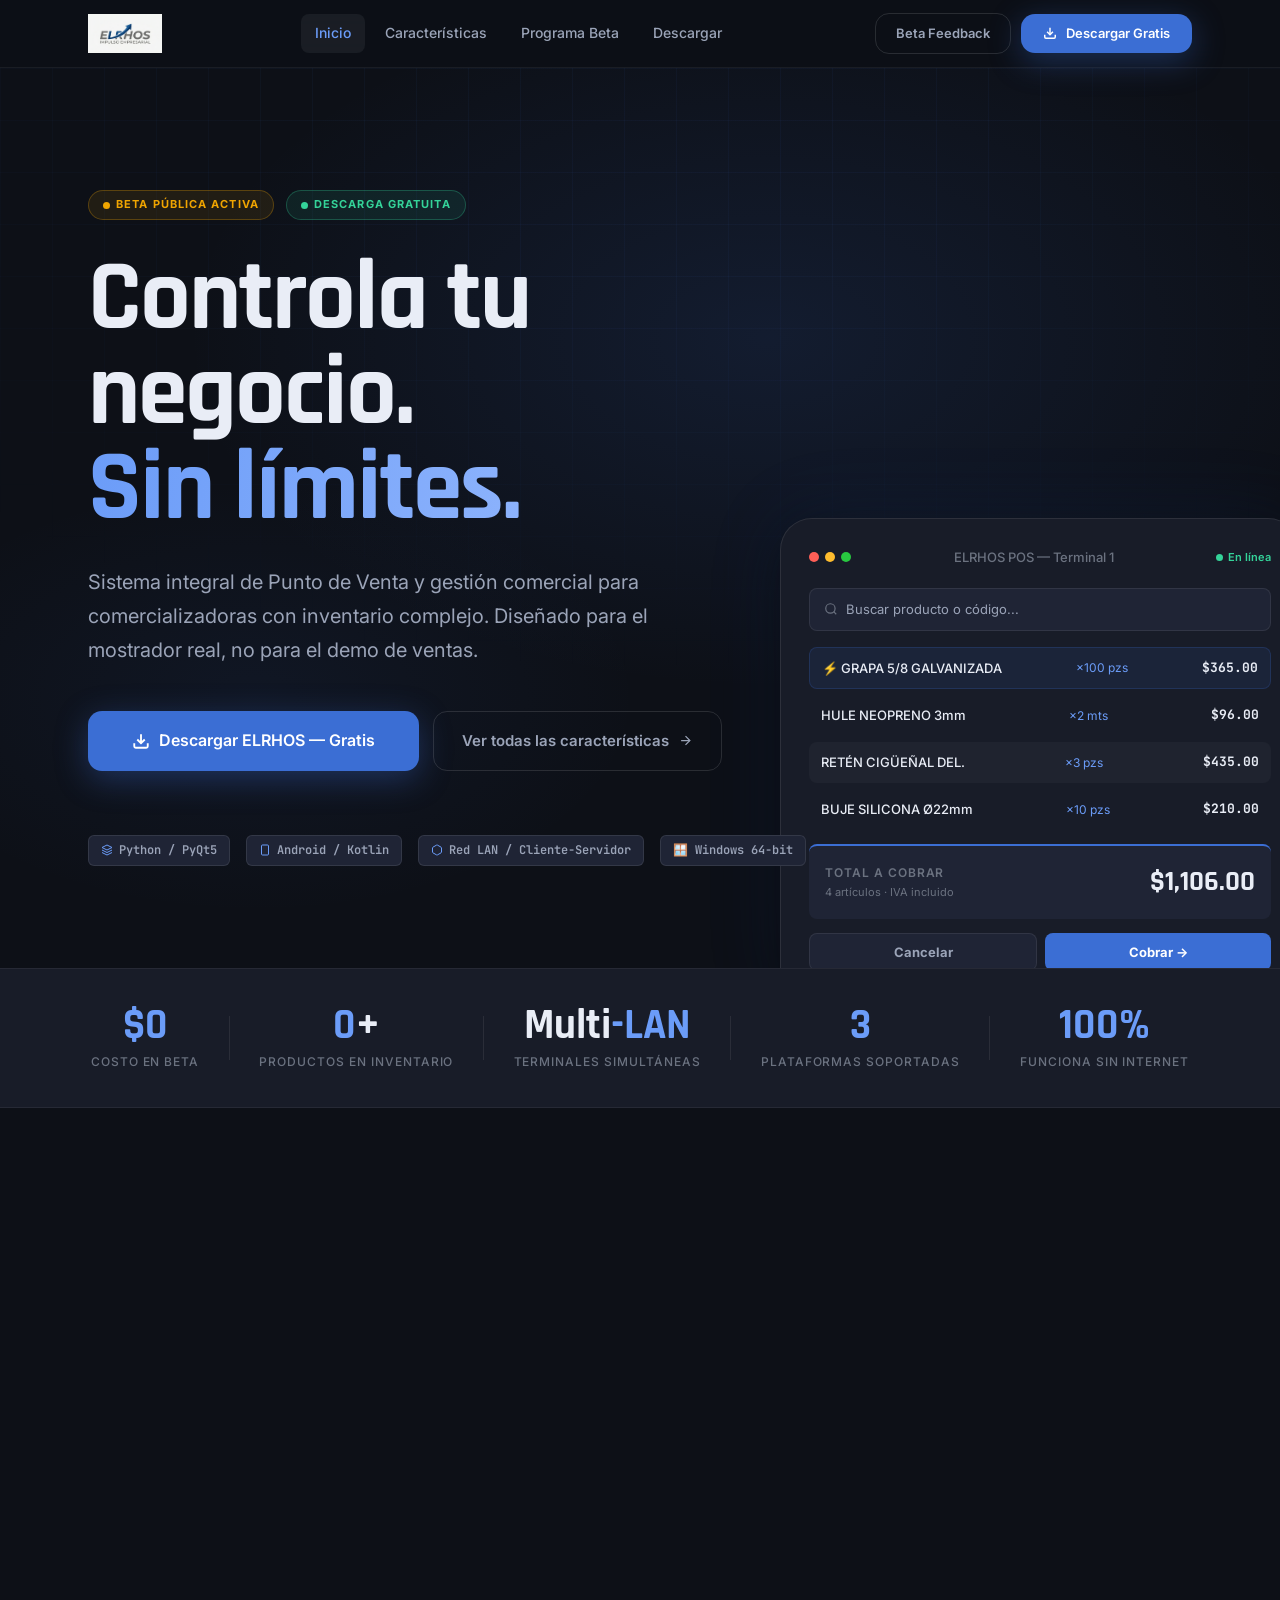
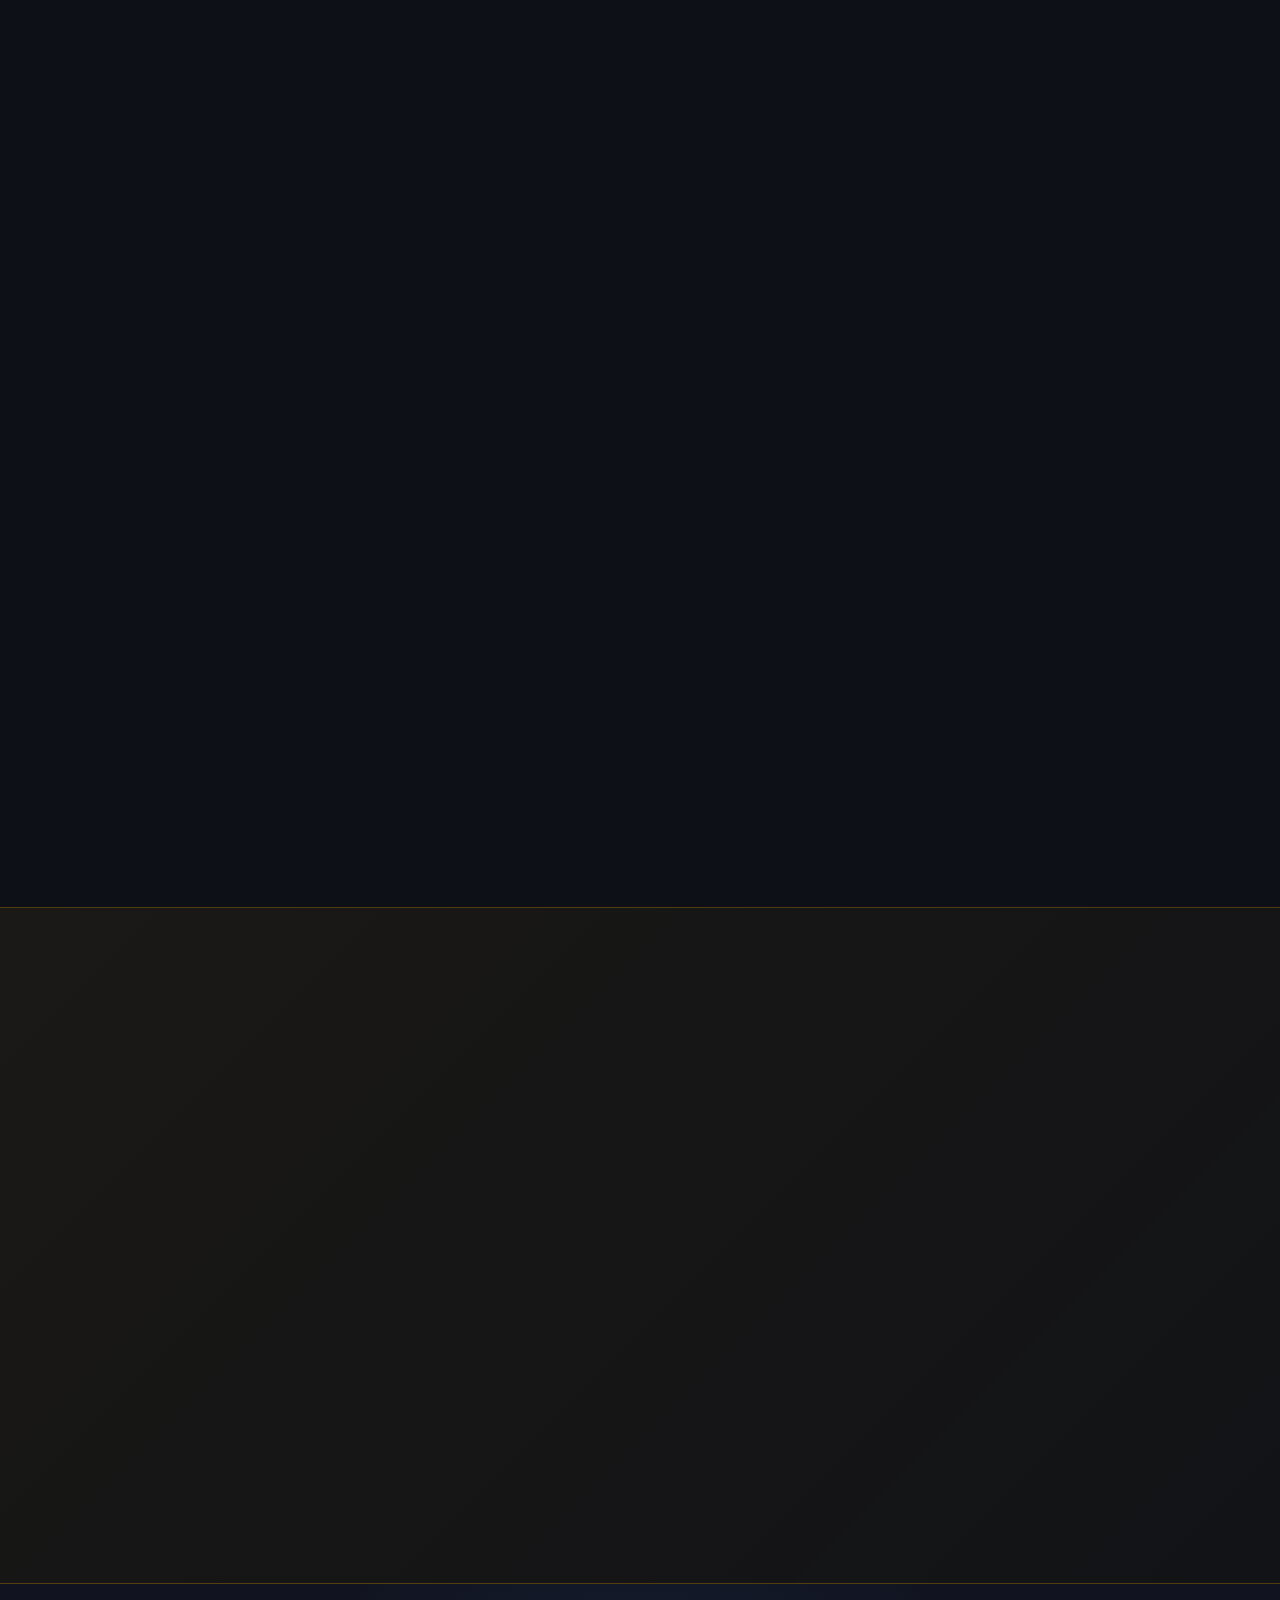
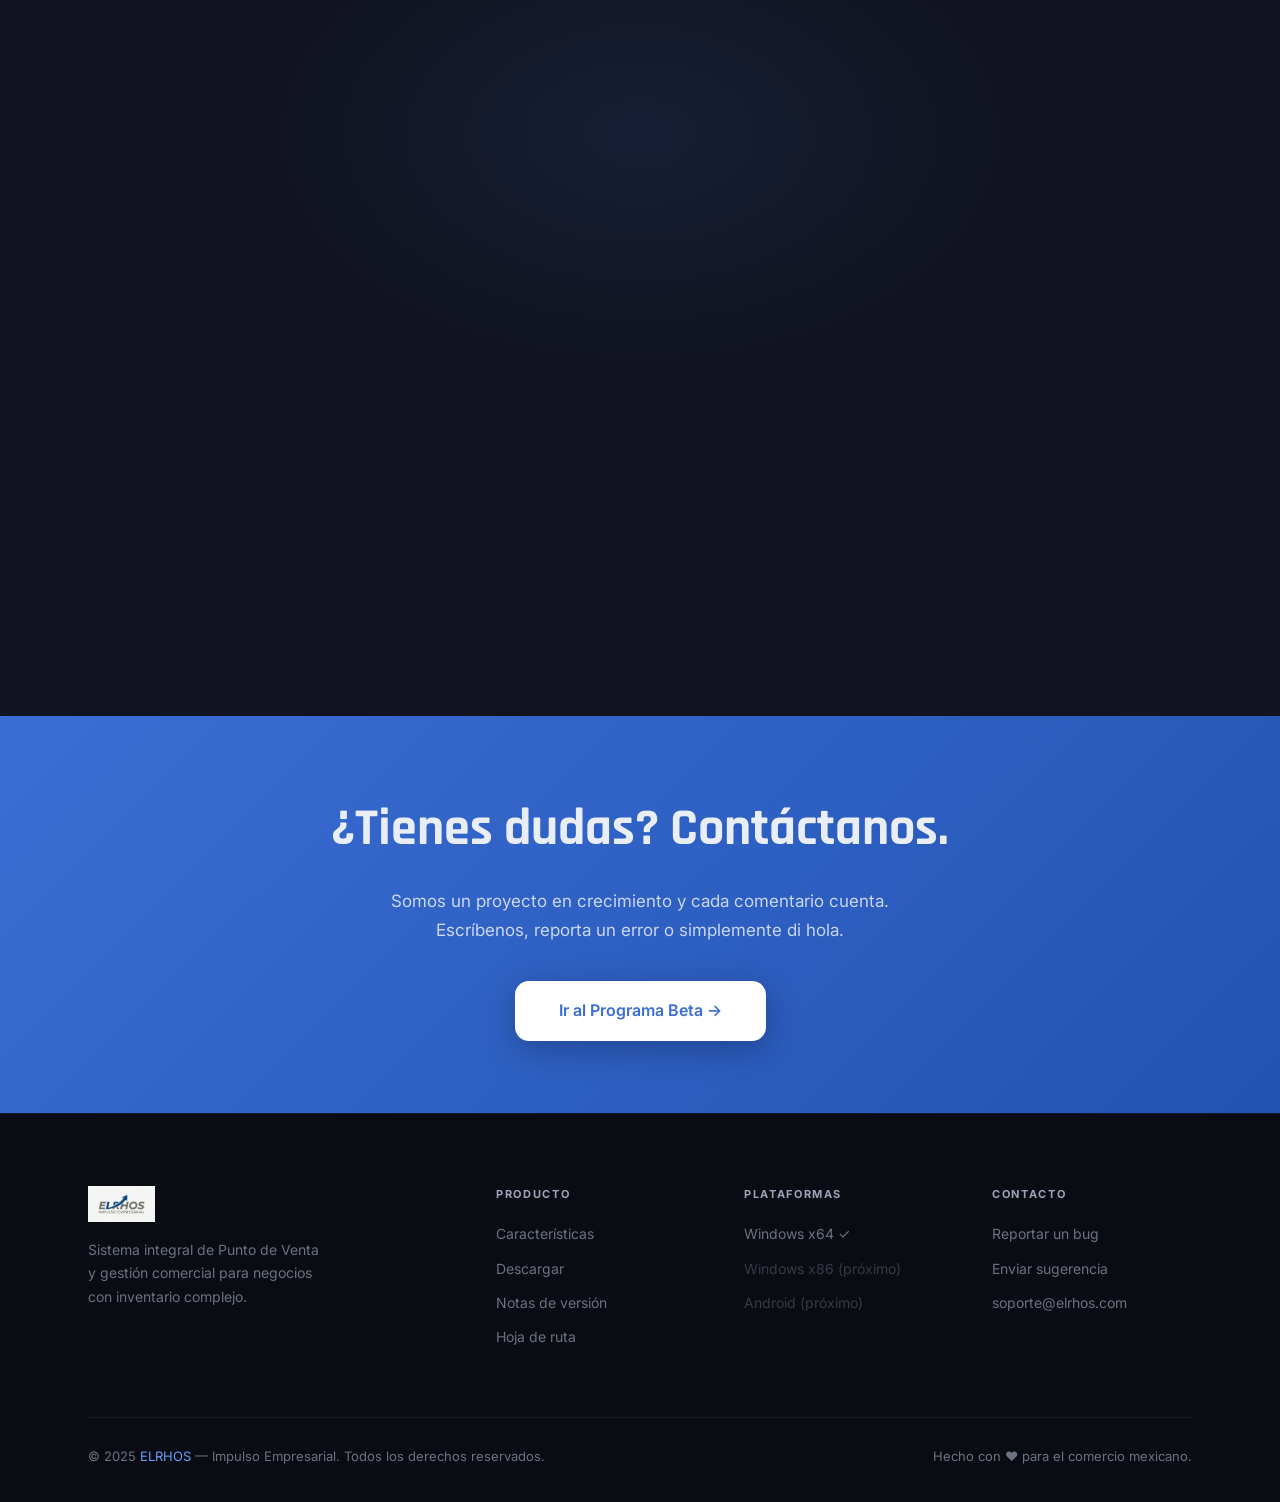
<file: index.html>
<!doctype html>
<html lang="es">
  <head>
    <meta charset="utf-8">
    <meta http-equiv="refresh" content="0; url=./elrhos/">
    <meta name="viewport" content="width=device-width, initial-scale=1">
    <title>Redirigiendo…</title>
  </head>
  <body>
    <p>Redirigiendo al sitio… Si no redirige automáticamente, <a href="./elrhos/">haz clic aquí</a>.</p>
  </body>
</html>
</file>
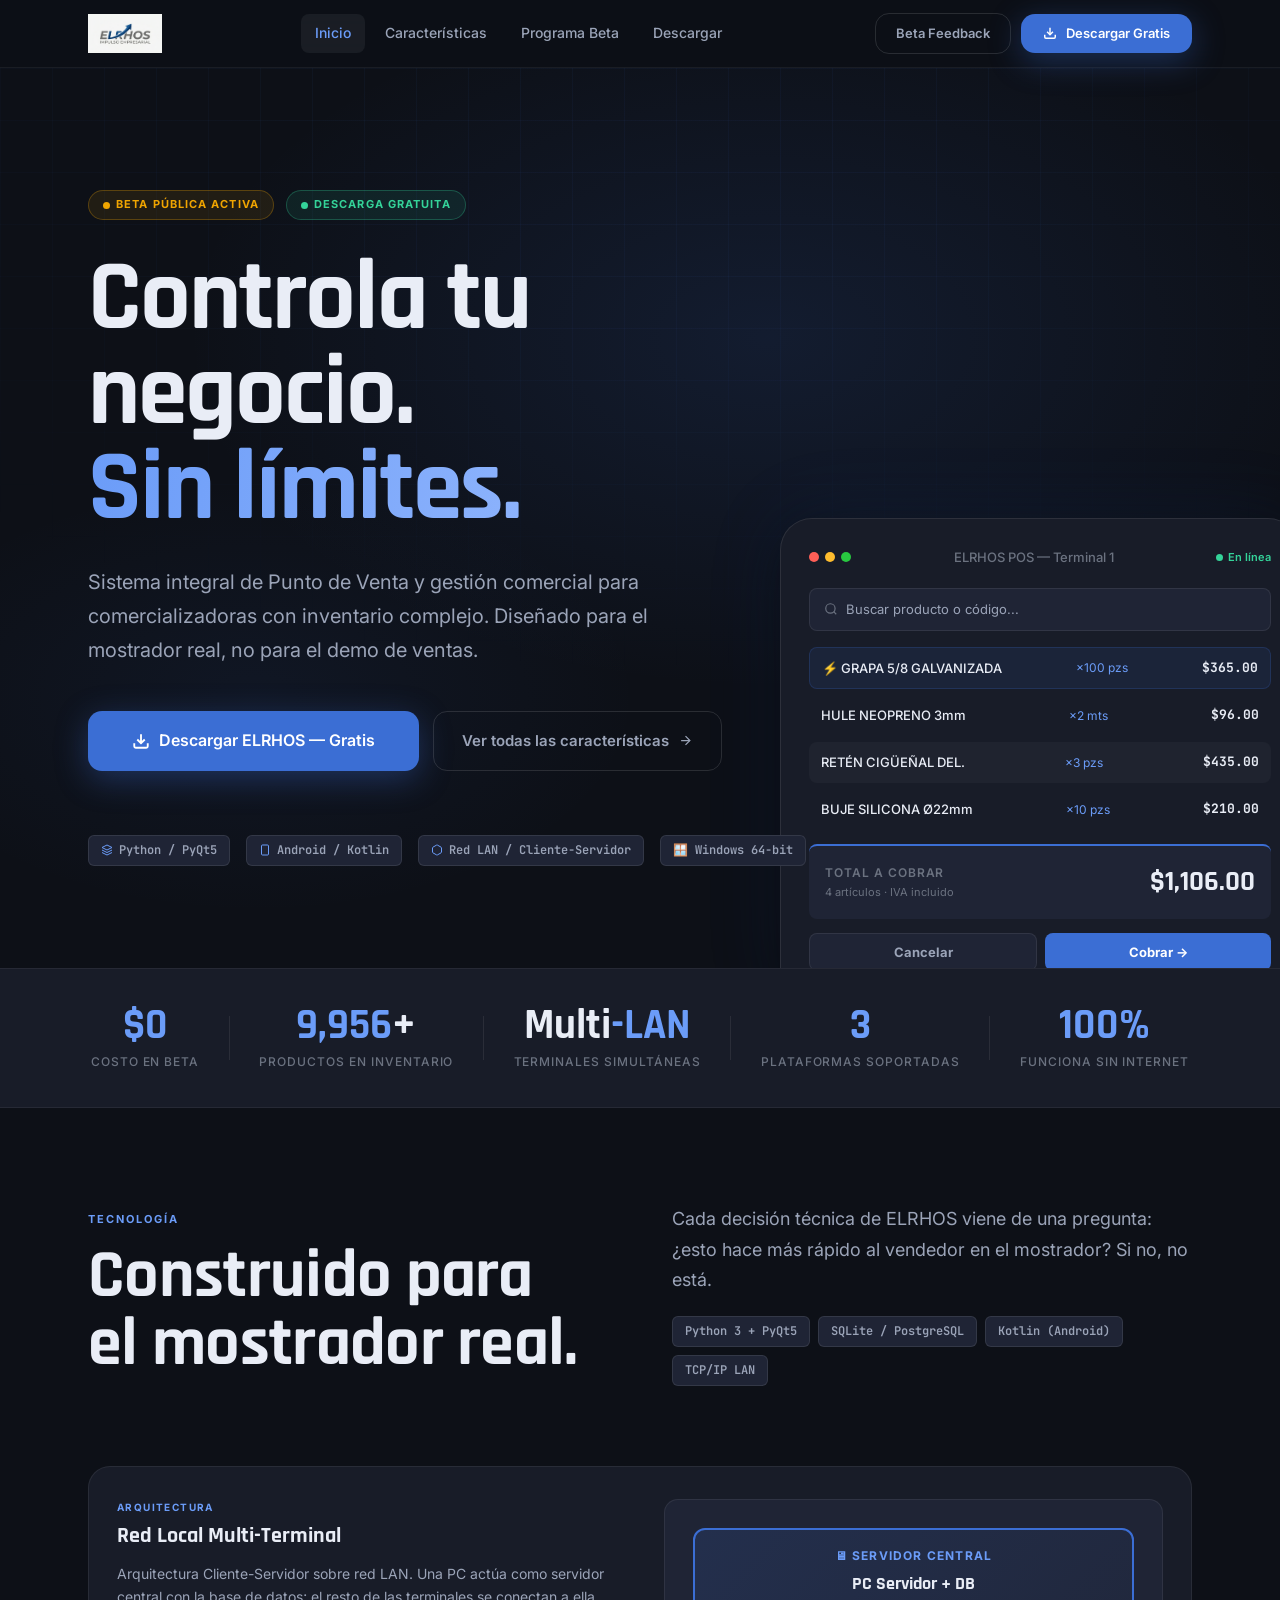
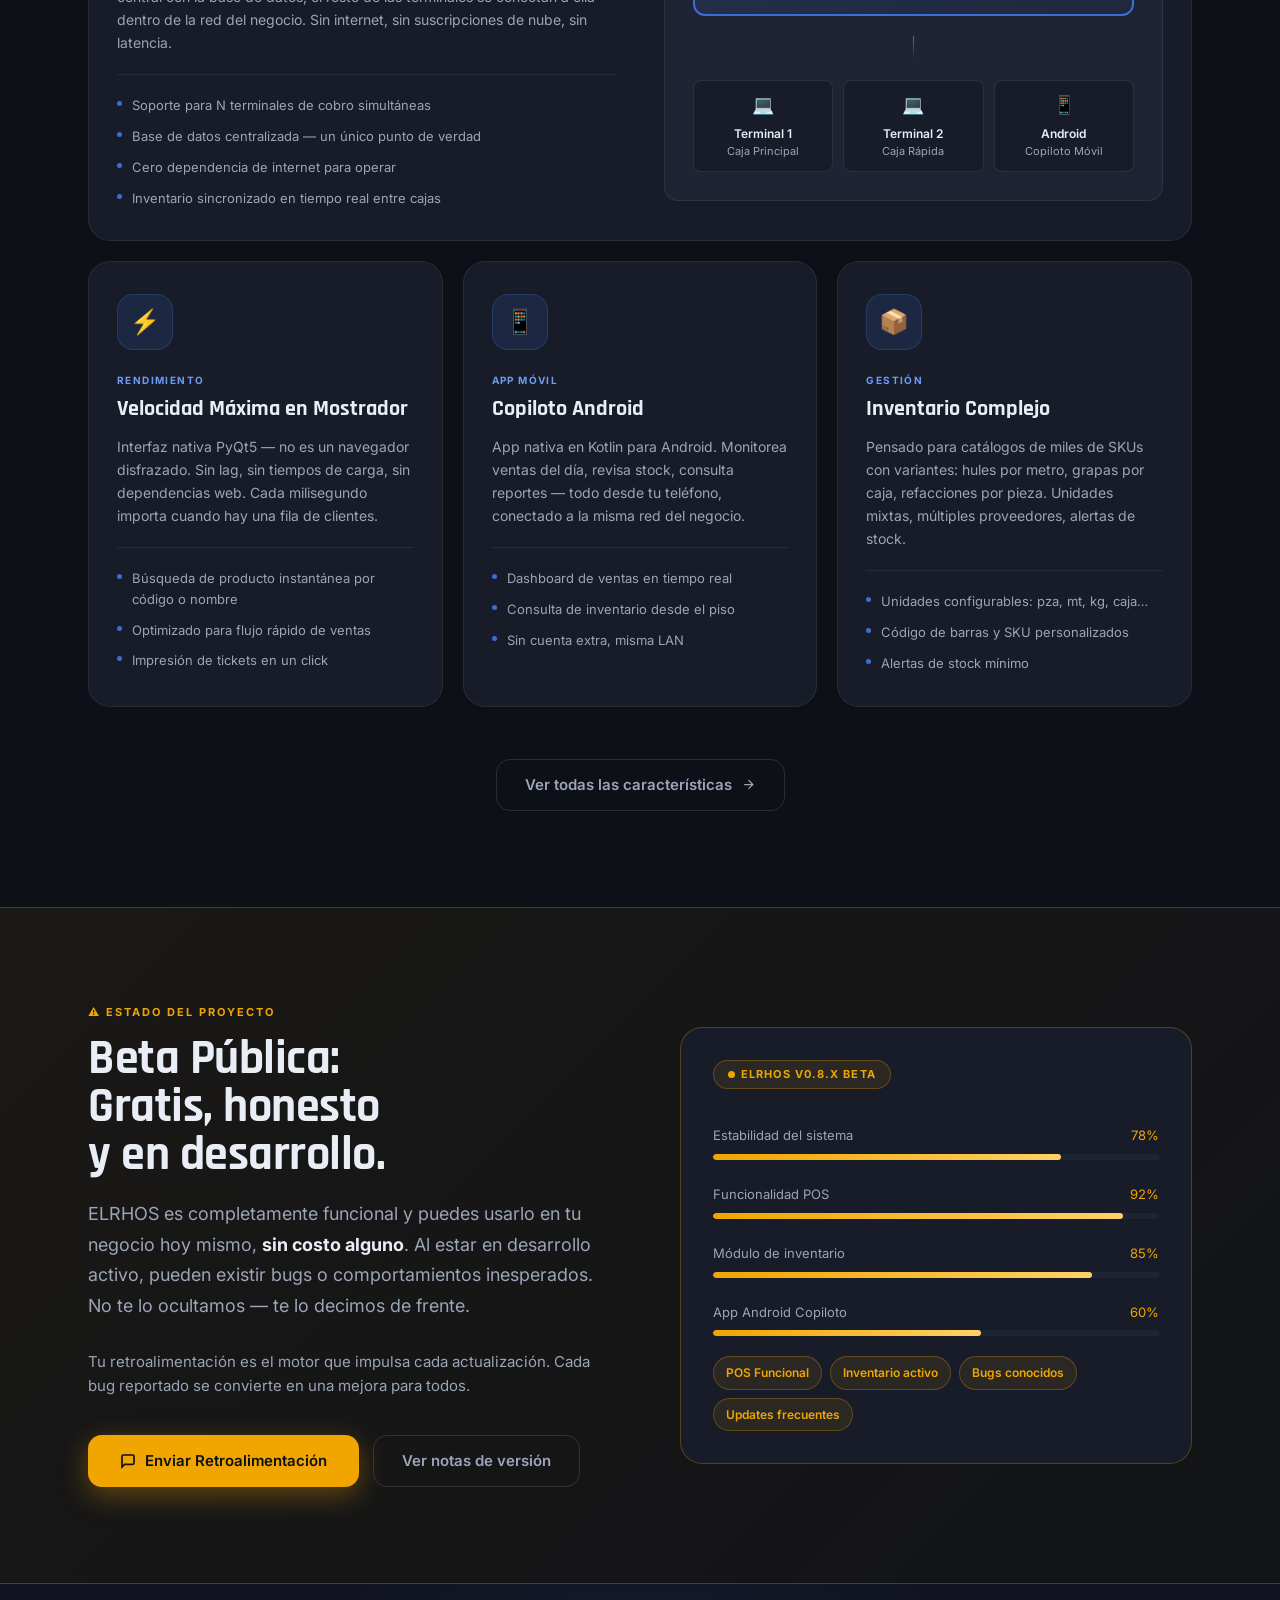
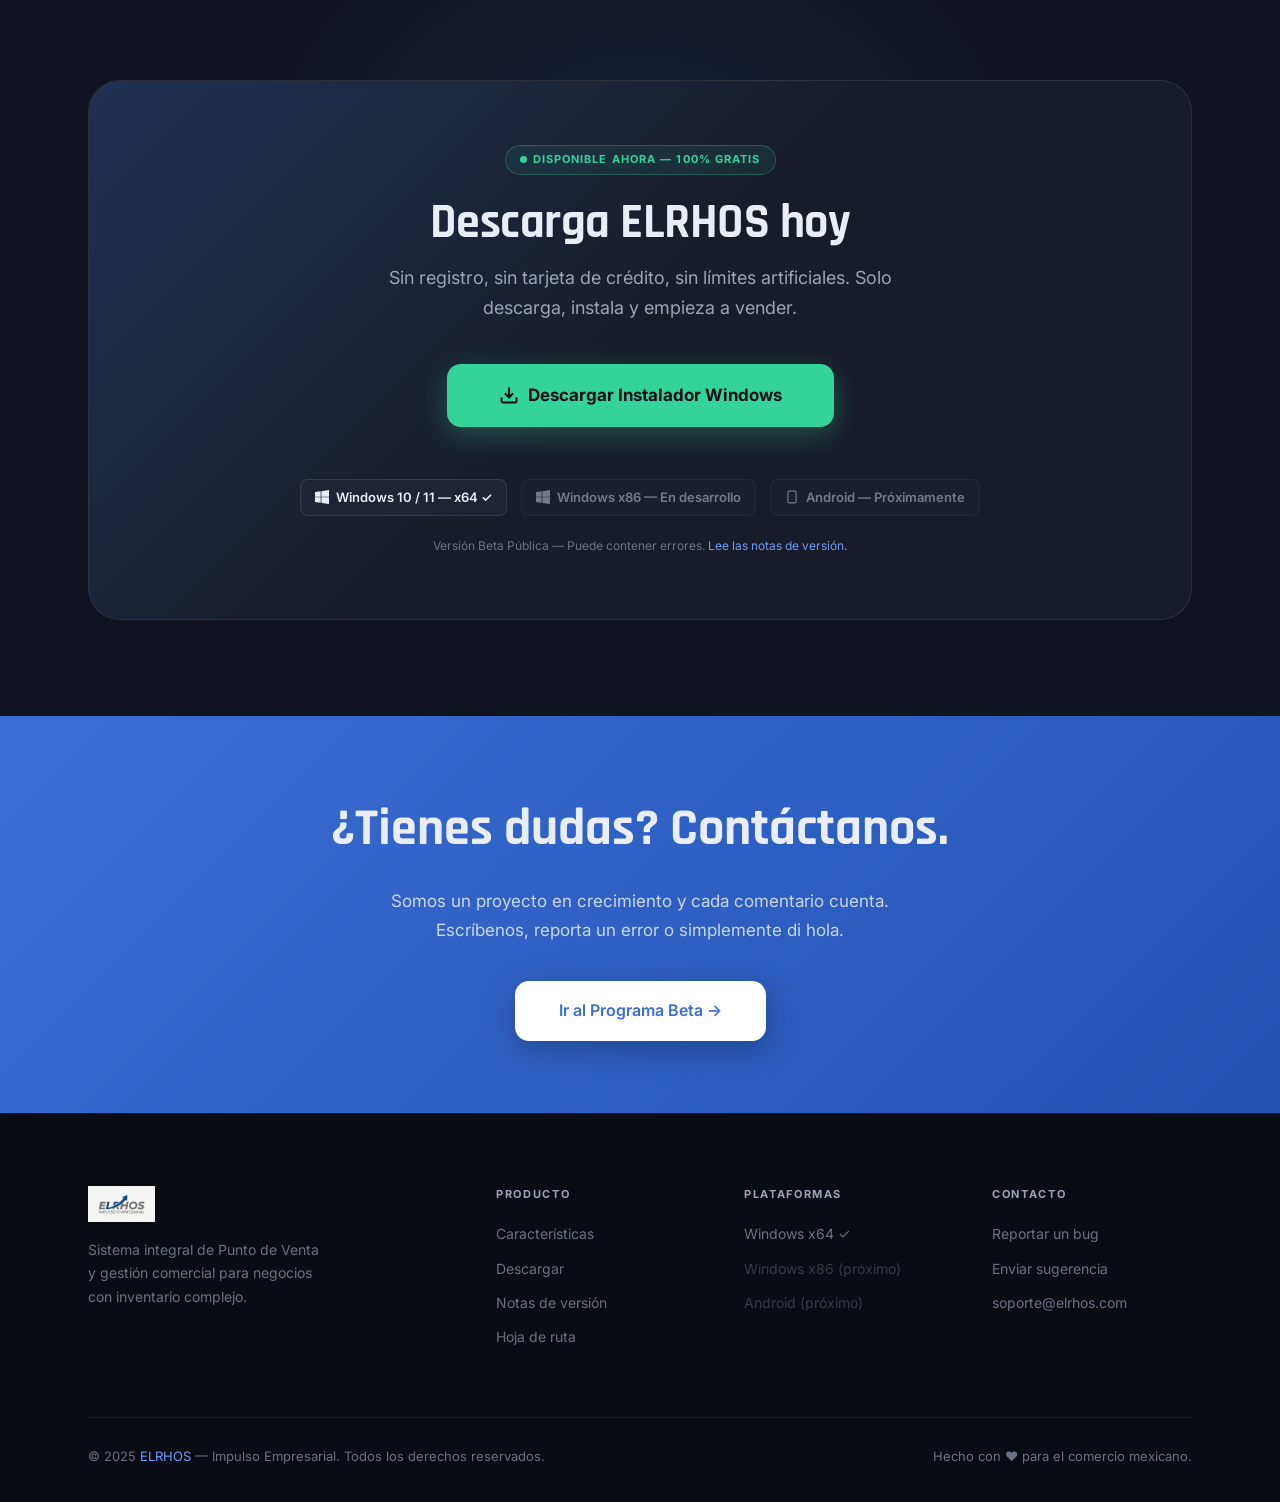
<file: elrhos/index.html>
<!DOCTYPE html>
<html lang="es">
<head>
  <meta charset="UTF-8"/>
  <meta name="viewport" content="width=device-width, initial-scale=1.0"/>
  <meta name="description" content="ELRHOS — Sistema integral de Punto de Venta y gestión comercial para negocios con inventario complejo. Multi-terminal LAN, app Android y velocidad máxima en mostrador."/>
  <title>ELRHOS — Impulso Empresarial | Sistema POS Integral</title>
  <link rel="stylesheet" href="assets/css/main.css"/>
  <style>
    /* ── Page-specific styles ── */

    /* HERO */
    .hero {
      position: relative;
      min-height: 100svh;
      display: flex;
      align-items: center;
      overflow: hidden;
      padding: 120px 0 100px;
    }
    .hero-bg {
      position: absolute;
      inset: 0;
      background:
        radial-gradient(ellipse 70% 60% at 60% 30%, rgba(59,110,212,0.13) 0%, transparent 65%),
        radial-gradient(ellipse 50% 40% at 20% 70%, rgba(59,110,212,0.07) 0%, transparent 60%),
        var(--bg-root);
    }
    .hero-bg .grid-bg { mask-image: radial-gradient(ellipse 90% 80% at 50% 0%, black 30%, transparent 85%); -webkit-mask-image: radial-gradient(ellipse 90% 80% at 50% 0%, black 30%, transparent 85%); }
    .hero-content { position: relative; z-index: 2; max-width: 780px; }
    .hero-eyebrow { display: flex; align-items: center; gap: 12px; margin-bottom: 32px; flex-wrap: wrap; }
    .hero h1 {
      font-family: 'Rajdhani', sans-serif;
      font-size: clamp(52px, 9vw, 100px);
      font-weight: 700;
      line-height: 0.95;
      letter-spacing: -0.02em;
      margin-bottom: 28px;
    }
    .hero h1 .line-blue {
      display: block;
      background: linear-gradient(100deg, var(--blue-light) 0%, #A5C3FF 50%, var(--blue-light) 100%);
      -webkit-background-clip: text;
      -webkit-text-fill-color: transparent;
      background-clip: text;
      background-size: 200%;
      animation: shimmer 4s linear infinite;
    }
    @keyframes shimmer { 0%{background-position:0%} 100%{background-position:200%} }
    .hero-sub { font-size: clamp(16px, 2vw, 20px); color: var(--text-dim); max-width: 600px; line-height: 1.7; margin-bottom: 44px; }
    .hero-actions { display: flex; gap: 14px; flex-wrap: wrap; margin-bottom: 64px; }
    .hero-visual {
      position: absolute;
      right: -20px;
      top: 50%;
      transform: translateY(-50%);
      width: 44%;
      max-width: 520px;
      z-index: 1;
    }
    .hero-visual-card {
      background: var(--bg-card);
      border: 1px solid rgba(255,255,255,0.09);
      border-radius: var(--radius-xl);
      padding: 28px;
      box-shadow: var(--shadow-lg), 0 0 80px rgba(59,110,212,0.12);
      backdrop-filter: blur(10px);
    }
    .hvc-header {
      display: flex;
      align-items: center;
      justify-content: space-between;
      margin-bottom: 20px;
    }
    .hvc-dots { display: flex; gap: 6px; }
    .hvc-dot { width: 10px; height: 10px; border-radius: 50%; }
    .hvc-title { font-size: 13px; color: var(--gray-sub); font-weight: 500; }
    .hvc-status { display: flex; align-items: center; gap: 5px; font-size: 11px; color: var(--green); font-weight: 600; }
    .hvc-search {
      background: var(--bg-raised);
      border: 1px solid rgba(255,255,255,0.08);
      border-radius: var(--radius-sm);
      padding: 10px 14px;
      font-size: 13px;
      color: var(--text-dim);
      margin-bottom: 16px;
      display: flex;
      align-items: center;
      gap: 8px;
    }
    .hvc-row {
      display: flex;
      align-items: center;
      justify-content: space-between;
      padding: 10px 12px;
      border-radius: 8px;
      margin-bottom: 6px;
      font-size: 13px;
    }
    .hvc-row:nth-child(odd) { background: rgba(255,255,255,0.03); }
    .hvc-row.hvc-row--hot { background: rgba(59,110,212,0.1); border: 1px solid rgba(59,110,212,0.2); }
    .hvc-row-name { color: var(--text); font-weight: 500; }
    .hvc-row-qty { color: var(--blue-light); font-size: 12px; }
    .hvc-row-price { color: var(--text); font-weight: 700; font-family: 'JetBrains Mono', monospace; }
    .hvc-total {
      margin-top: 14px;
      background: var(--bg-raised);
      border-radius: var(--radius-sm);
      padding: 14px 16px;
      display: flex;
      align-items: center;
      justify-content: space-between;
      border-top: 2px solid var(--blue);
    }
    .hvc-total-label { font-size: 12px; color: var(--gray-sub); font-weight: 600; letter-spacing: 0.08em; text-transform: uppercase; }
    .hvc-total-val { font-family: 'Rajdhani', sans-serif; font-size: 28px; font-weight: 700; color: var(--text); }
    .hvc-bottom { display: flex; gap: 8px; margin-top: 14px; }
    .hvc-btn {
      flex: 1;
      padding: 10px;
      border-radius: var(--radius-sm);
      font-size: 13px;
      font-weight: 700;
      border: none;
      cursor: pointer;
      text-align: center;
    }
    .hvc-btn--primary { background: var(--blue); color: #fff; }
    .hvc-btn--ghost { background: var(--bg-raised); color: var(--text-dim); border: 1px solid rgba(255,255,255,0.08); }

    /* STATS BAR */
    .stats-bar {
      background: var(--bg-card);
      border-top: 1px solid rgba(255,255,255,0.06);
      border-bottom: 1px solid rgba(255,255,255,0.06);
      padding: 36px 0;
    }
    .stats-inner {
      display: flex;
      justify-content: space-around;
      align-items: center;
      flex-wrap: wrap;
      gap: 24px;
    }
    .stat { text-align: center; }
    .stat-value {
      font-family: 'Rajdhani', sans-serif;
      font-size: 42px;
      font-weight: 700;
      line-height: 1;
      color: var(--text);
    }
    .stat-value .accent { color: var(--blue-light); }
    .stat-label { font-size: 12px; color: var(--gray-sub); font-weight: 500; letter-spacing: 0.08em; text-transform: uppercase; margin-top: 5px; }
    .stat-sep { width: 1px; height: 44px; background: rgba(255,255,255,0.08); }

    /* FEATURES */
    .features-intro { display: grid; grid-template-columns: 1fr 1fr; gap: 64px; align-items: center; margin-bottom: 80px; }
    .features-tag { display: flex; gap: 8px; flex-wrap: wrap; margin-top: 28px; }
    .tech-tag {
      display: inline-flex;
      align-items: center;
      gap: 6px;
      background: var(--bg-raised);
      border: 1px solid rgba(255,255,255,0.09);
      border-radius: 6px;
      padding: 5px 12px;
      font-size: 12px;
      font-weight: 600;
      color: var(--text-dim);
      font-family: 'JetBrains Mono', monospace;
    }
    .tech-tag svg { color: var(--blue-light); }

    .features-cards { display: grid; grid-template-columns: repeat(3, 1fr); gap: 20px; }
    .feat-card {
      background: var(--bg-card);
      border: 1px solid rgba(255,255,255,0.07);
      border-radius: var(--radius-lg);
      padding: 32px 28px;
      position: relative;
      overflow: hidden;
      transition: border-color 0.25s, transform 0.25s, box-shadow 0.25s;
    }
    .feat-card::before {
      content: '';
      position: absolute;
      top: 0; left: 0; right: 0;
      height: 2px;
      background: linear-gradient(90deg, transparent, var(--blue), transparent);
      transform: scaleX(0);
      transition: transform 0.35s;
    }
    .feat-card:hover { border-color: var(--blue-border); transform: translateY(-5px); box-shadow: 0 16px 48px rgba(0,0,0,0.4), 0 0 24px rgba(59,110,212,0.1); }
    .feat-card:hover::before { transform: scaleX(1); }
    .feat-card--wide { grid-column: 1 / -1; display: grid; grid-template-columns: 1fr 1fr; gap: 48px; align-items: start; }
    .feat-icon {
      width: 56px; height: 56px; border-radius: 16px;
      background: var(--blue-glow);
      border: 1px solid var(--blue-border);
      display: flex; align-items: center; justify-content: center;
      margin-bottom: 22px; font-size: 24px;
    }
    .feat-eyebrow { font-size: 10px; font-weight: 700; letter-spacing: 0.14em; text-transform: uppercase; color: var(--blue-light); margin-bottom: 8px; }
    .feat-title { font-family: 'Rajdhani', sans-serif; font-size: 22px; font-weight: 700; margin-bottom: 12px; line-height: 1.2; }
    .feat-desc { font-size: 14px; color: var(--text-dim); line-height: 1.65; }
    .feat-list { margin-top: 20px; padding-top: 20px; border-top: 1px solid rgba(255,255,255,0.07); }
    .feat-list-item { display: flex; align-items: flex-start; gap: 10px; margin-bottom: 10px; font-size: 13px; color: var(--text-dim); }
    .feat-list-item:last-child { margin-bottom: 0; }
    .feat-dot { width: 5px; height: 5px; border-radius: 50%; background: var(--blue); flex-shrink: 0; margin-top: 6px; }

    /* LAN DIAGRAM */
    .lan-diagram { background: var(--bg-raised); border-radius: var(--radius); padding: 28px; border: 1px solid rgba(255,255,255,0.07); }
    .lan-server {
      background: linear-gradient(135deg, var(--blue-glow), rgba(59,110,212,0.05));
      border: 2px solid var(--blue);
      border-radius: 12px;
      padding: 16px 20px;
      text-align: center;
      margin-bottom: 20px;
    }
    .lan-server-label { font-size: 12px; color: var(--blue-light); font-weight: 700; letter-spacing: 0.1em; text-transform: uppercase; }
    .lan-server-title { font-family: 'Rajdhani', sans-serif; font-size: 18px; font-weight: 700; margin-top: 4px; }
    .lan-line {
      display: flex;
      justify-content: center;
      margin-bottom: 20px;
    }
    .lan-line::after {
      content: '';
      width: 1px;
      height: 24px;
      background: linear-gradient(to bottom, var(--blue), transparent);
    }
    .lan-terminals { display: grid; grid-template-columns: repeat(3, 1fr); gap: 10px; }
    .lan-terminal {
      background: var(--bg-card);
      border: 1px solid rgba(255,255,255,0.09);
      border-radius: 8px;
      padding: 10px;
      text-align: center;
      font-size: 11px;
      color: var(--text-dim);
    }
    .lan-terminal-icon { font-size: 18px; margin-bottom: 4px; }
    .lan-terminal span { display: block; font-weight: 600; color: var(--text); font-size: 12px; }

    /* BETA SECTION */
    .beta-section {
      background: linear-gradient(135deg, rgba(240,165,0,0.06) 0%, rgba(240,165,0,0.02) 100%);
      border-top: 1px solid var(--amber-bdr);
      border-bottom: 1px solid var(--amber-bdr);
    }
    .beta-grid { display: grid; grid-template-columns: 1fr 1fr; gap: 80px; align-items: center; }
    .beta-visual {
      background: var(--bg-card);
      border: 1px solid var(--amber-bdr);
      border-radius: var(--radius-lg);
      padding: 32px;
    }
    .beta-meter { margin-bottom: 24px; }
    .beta-meter-label { display: flex; justify-content: space-between; font-size: 13px; color: var(--text-dim); margin-bottom: 8px; }
    .beta-meter-bar { height: 6px; background: var(--bg-raised); border-radius: 3px; overflow: hidden; }
    .beta-meter-fill { height: 100%; border-radius: 3px; background: linear-gradient(90deg, var(--amber), var(--amber-light)); }
    .beta-tags { display: flex; flex-wrap: wrap; gap: 8px; }
    .beta-tag {
      padding: 6px 12px;
      border-radius: 999px;
      font-size: 12px;
      font-weight: 600;
      background: var(--amber-bg);
      color: var(--amber);
      border: 1px solid var(--amber-bdr);
    }

    /* DOWNLOAD HERO */
    .download-section {
      background: var(--bg-deep);
      position: relative;
      overflow: hidden;
    }
    .download-glow {
      position: absolute;
      top: -100px; left: 50%;
      transform: translateX(-50%);
      width: 800px; height: 500px;
      background: radial-gradient(ellipse, rgba(59,110,212,0.12) 0%, transparent 65%);
      pointer-events: none;
    }
    .download-box {
      background: var(--bg-card);
      border: 1px solid rgba(255,255,255,0.09);
      border-radius: var(--radius-xl);
      padding: 64px 56px;
      position: relative;
      overflow: hidden;
      text-align: center;
    }
    .download-box::before {
      content: '';
      position: absolute;
      inset: -1px;
      border-radius: var(--radius-xl);
      background: linear-gradient(135deg, rgba(59,110,212,0.25), transparent 50%);
      z-index: -1;
    }
    .download-platforms {
      display: flex;
      justify-content: center;
      align-items: center;
      gap: 14px;
      flex-wrap: wrap;
      margin-top: 24px;
    }
    .platform-chip {
      display: inline-flex;
      align-items: center;
      gap: 7px;
      background: var(--bg-raised);
      border: 1px solid rgba(255,255,255,0.1);
      border-radius: 8px;
      padding: 7px 14px;
      font-size: 13px;
      font-weight: 600;
    }
    .platform-chip--unavail { opacity: 0.45; }
    .platform-chip svg { flex-shrink: 0; }

    /* TESTIMONIAL / CTA strip */
    .cta-strip {
      background: linear-gradient(135deg, var(--blue) 0%, #2252B2 100%);
      padding: 72px 0;
      text-align: center;
    }
    .cta-strip h2 { font-family: 'Rajdhani', sans-serif; font-size: clamp(32px, 5vw, 52px); font-weight: 700; margin-bottom: 16px; }
    .cta-strip p { font-size: 17px; color: rgba(255,255,255,0.75); max-width: 520px; margin: 0 auto 36px; line-height: 1.7; }
    .cta-strip .btn--primary { background: #fff; color: var(--blue); box-shadow: 0 8px 32px rgba(0,0,0,0.25); }
    .cta-strip .btn--primary:hover { background: #E8EEF8; transform: translateY(-2px); }

    /* RESPONSIVE */
    @media (max-width: 1100px) {
      .hero-visual { display: none; }
      .features-intro { grid-template-columns: 1fr; gap: 36px; }
      .features-cards { grid-template-columns: 1fr 1fr; }
      .feat-card--wide { grid-column: span 2; }
      .beta-grid { grid-template-columns: 1fr; }
    }
    @media (max-width: 680px) {
      .features-cards { grid-template-columns: 1fr; }
      .feat-card--wide { grid-column: 1; grid-template-columns: 1fr; }
      .stat-sep { display: none; }
      .download-box { padding: 40px 24px; }
    }
  </style>
</head>
<body>

<!-- ═══════════ NAV ═══════════════════════════════════════════ -->
<nav class="nav">
  <div class="container nav-inner">
    <a href="index.html" class="nav-logo">
      <img src="assets/img/logo.png" alt="ELRHOS Impulso Empresarial"/>
    </a>
    <div class="nav-menu">
      <a href="index.html" class="nav-link active">Inicio</a>
      <a href="caracteristicas.html" class="nav-link">Características</a>
      <a href="beta.html" class="nav-link">Programa Beta</a>
      <a href="descargar.html" class="nav-link">Descargar</a>
    </div>
    <div class="nav-actions">
      <a href="beta.html" class="btn btn--ghost" style="padding:9px 20px;font-size:13px;">Beta Feedback</a>
      <a href="descargar.html" class="btn btn--primary" style="padding:9px 22px;font-size:13px;">
        <svg width="14" height="14" viewBox="0 0 24 24" fill="none" stroke="currentColor" stroke-width="2.5"><path d="M21 15v4a2 2 0 0 1-2 2H5a2 2 0 0 1-2-2v-4"/><polyline points="7 10 12 15 17 10"/><line x1="12" y1="15" x2="12" y2="3"/></svg>
        Descargar Gratis
      </a>
    </div>
    <button class="nav-burger" aria-label="Abrir menú">
      <span></span><span></span><span></span>
    </button>
  </div>
</nav>
<div class="nav-mobile">
  <a href="index.html" class="nav-link">Inicio</a>
  <a href="caracteristicas.html" class="nav-link">Características</a>
  <a href="beta.html" class="nav-link">Programa Beta</a>
  <a href="descargar.html" class="nav-link">Descargar</a>
  <a href="descargar.html" class="btn btn--primary">Descargar Gratis</a>
</div>

<!-- ═══════════ HERO ══════════════════════════════════════════ -->
<main class="page-top">
<section class="hero">
  <div class="hero-bg">
    <div class="grid-bg grid-bg--animated"></div>
  </div>
  <div class="container">
    <div class="hero-content">
      <div class="hero-eyebrow">
        <span class="badge badge--amber">
          <span class="pulse" style="background:var(--amber)"></span>
          Beta Pública Activa
        </span>
        <span class="badge badge--green">
          <span class="pulse"></span>
          Descarga Gratuita
        </span>
      </div>
      <h1>
        Controla tu negocio.<br>
        <span class="line-blue">Sin límites.</span>
      </h1>
      <p class="hero-sub">
        Sistema integral de Punto de Venta y gestión comercial para comercializadoras con inventario complejo. Diseñado para el mostrador real, no para el demo de ventas.
      </p>
      <div class="hero-actions">
        <a href="descargar.html" class="btn btn--primary btn--primary-lg">
          <svg width="18" height="18" viewBox="0 0 24 24" fill="none" stroke="currentColor" stroke-width="2.5"><path d="M21 15v4a2 2 0 0 1-2 2H5a2 2 0 0 1-2-2v-4"/><polyline points="7 10 12 15 17 10"/><line x1="12" y1="15" x2="12" y2="3"/></svg>
          Descargar ELRHOS — Gratis
        </a>
        <a href="caracteristicas.html" class="btn btn--ghost">
          Ver todas las características
          <svg width="15" height="15" viewBox="0 0 24 24" fill="none" stroke="currentColor" stroke-width="2"><line x1="5" y1="12" x2="19" y2="12"/><polyline points="12 5 19 12 12 19"/></svg>
        </a>
      </div>
      <div style="display:flex;align-items:center;gap:16px;flex-wrap:wrap;">
        <span class="tech-tag">
          <svg width="12" height="12" viewBox="0 0 24 24" fill="none" stroke="currentColor" stroke-width="2"><path d="M12 2L2 7l10 5 10-5-10-5zM2 17l10 5 10-5M2 12l10 5 10-5"/></svg>
          Python / PyQt5
        </span>
        <span class="tech-tag">
          <svg width="12" height="12" viewBox="0 0 24 24" fill="none" stroke="currentColor" stroke-width="2"><rect x="5" y="2" width="14" height="20" rx="2" ry="2"/></svg>
          Android / Kotlin
        </span>
        <span class="tech-tag">
          <svg width="12" height="12" viewBox="0 0 24 24" fill="none" stroke="currentColor" stroke-width="2"><path d="M21 16V8a2 2 0 0 0-1-1.73l-7-4a2 2 0 0 0-2 0l-7 4A2 2 0 0 0 3 8v8a2 2 0 0 0 1 1.73l7 4a2 2 0 0 0 2 0l7-4A2 2 0 0 0 21 16z"/></svg>
          Red LAN / Cliente-Servidor
        </span>
        <span class="tech-tag">🪟 Windows 64-bit</span>
      </div>
    </div>

    <!-- Hero Visual: POS mockup -->
    <div class="hero-visual reveal reveal--delay-2">
      <div class="hero-visual-card">
        <div class="hvc-header">
          <div class="hvc-dots">
            <span class="hvc-dot" style="background:#FF5F57"></span>
            <span class="hvc-dot" style="background:#FEBC2E"></span>
            <span class="hvc-dot" style="background:#28C840"></span>
          </div>
          <span class="hvc-title">ELRHOS POS — Terminal 1</span>
          <span class="hvc-status">
            <span class="pulse"></span> En línea
          </span>
        </div>
        <div class="hvc-search">
          <svg width="14" height="14" viewBox="0 0 24 24" fill="none" stroke="var(--gray-sub)" stroke-width="2"><circle cx="11" cy="11" r="8"/><line x1="21" y1="21" x2="16.65" y2="16.65"/></svg>
          <span>Buscar producto o código...</span>
        </div>
        <div class="hvc-row hvc-row--hot">
          <span class="hvc-row-name">⚡ GRAPA 5/8 GALVANIZADA</span>
          <span class="hvc-row-qty">×100 pzs</span>
          <span class="hvc-row-price">$365.00</span>
        </div>
        <div class="hvc-row">
          <span class="hvc-row-name">HULE NEOPRENO 3mm</span>
          <span class="hvc-row-qty">×2 mts</span>
          <span class="hvc-row-price">$96.00</span>
        </div>
        <div class="hvc-row">
          <span class="hvc-row-name">RETÉN CIGÜEÑAL DEL.</span>
          <span class="hvc-row-qty">×3 pzs</span>
          <span class="hvc-row-price">$435.00</span>
        </div>
        <div class="hvc-row">
          <span class="hvc-row-name">BUJE SILICONA Ø22mm</span>
          <span class="hvc-row-qty">×10 pzs</span>
          <span class="hvc-row-price">$210.00</span>
        </div>
        <div class="hvc-total">
          <div>
            <div class="hvc-total-label">Total a cobrar</div>
            <div style="font-size:11px;color:var(--gray-sub);margin-top:2px;">4 artículos · IVA incluido</div>
          </div>
          <span class="hvc-total-val">$1,106.00</span>
        </div>
        <div class="hvc-bottom">
          <button class="hvc-btn hvc-btn--ghost">Cancelar</button>
          <button class="hvc-btn hvc-btn--primary">Cobrar →</button>
        </div>
      </div>
    </div>
  </div>
</section>

<!-- ═══════════ STATS ══════════════════════════════════════════ -->
<div class="stats-bar">
  <div class="container stats-inner">
    <div class="stat">
      <div class="stat-value"><span class="accent">$0</span></div>
      <div class="stat-label">Costo en Beta</div>
    </div>
    <div class="stat-sep"></div>
    <div class="stat">
      <div class="stat-value"><span data-count="9999" class="accent">0</span>+</div>
      <div class="stat-label">Productos en inventario</div>
    </div>
    <div class="stat-sep"></div>
    <div class="stat">
      <div class="stat-value">Multi<span class="accent">-LAN</span></div>
      <div class="stat-label">Terminales simultáneas</div>
    </div>
    <div class="stat-sep"></div>
    <div class="stat">
      <div class="stat-value"><span class="accent">3</span></div>
      <div class="stat-label">Plataformas soportadas</div>
    </div>
    <div class="stat-sep"></div>
    <div class="stat">
      <div class="stat-value"><span class="accent">100%</span></div>
      <div class="stat-label">Funciona sin internet</div>
    </div>
  </div>
</div>

<!-- ═══════════ FEATURES ══════════════════════════════════════ -->
<section class="section-gap">
  <div class="container">
    <div class="features-intro">
      <div class="reveal">
        <p class="eyebrow" style="margin-bottom:14px;">Tecnología</p>
        <h2 class="display display--lg">Construido para<br>el mostrador real.</h2>
      </div>
      <div class="reveal reveal--delay-1">
        <p class="body-lg">Cada decisión técnica de ELRHOS viene de una pregunta: ¿esto hace más rápido al vendedor en el mostrador? Si no, no está.</p>
        <div class="features-tag" style="margin-top:20px;">
          <span class="tech-tag">Python 3 + PyQt5</span>
          <span class="tech-tag">SQLite / PostgreSQL</span>
          <span class="tech-tag">Kotlin (Android)</span>
          <span class="tech-tag">TCP/IP LAN</span>
        </div>
      </div>
    </div>

    <div class="features-cards">
      <!-- Wide card: LAN -->
      <div class="feat-card feat-card--wide reveal">
        <div>
          <div class="feat-eyebrow">Arquitectura</div>
          <h3 class="feat-title">Red Local Multi-Terminal</h3>
          <p class="feat-desc">Arquitectura Cliente-Servidor sobre red LAN. Una PC actúa como servidor central con la base de datos; el resto de las terminales se conectan a ella dentro de la red del negocio. Sin internet, sin suscripciones de nube, sin latencia.</p>
          <div class="feat-list">
            <div class="feat-list-item"><span class="feat-dot"></span>Soporte para N terminales de cobro simultáneas</div>
            <div class="feat-list-item"><span class="feat-dot"></span>Base de datos centralizada — un único punto de verdad</div>
            <div class="feat-list-item"><span class="feat-dot"></span>Cero dependencia de internet para operar</div>
            <div class="feat-list-item"><span class="feat-dot"></span>Inventario sincronizado en tiempo real entre cajas</div>
          </div>
        </div>
        <div class="lan-diagram">
          <div class="lan-server">
            <div class="lan-server-label">🖥 Servidor Central</div>
            <div class="lan-server-title">PC Servidor + DB</div>
          </div>
          <div class="lan-line"></div>
          <div class="lan-terminals">
            <div class="lan-terminal">
              <div class="lan-terminal-icon">💻</div>
              <span>Terminal 1</span>
              Caja Principal
            </div>
            <div class="lan-terminal">
              <div class="lan-terminal-icon">💻</div>
              <span>Terminal 2</span>
              Caja Rápida
            </div>
            <div class="lan-terminal">
              <div class="lan-terminal-icon">📱</div>
              <span>Android</span>
              Copiloto Móvil
            </div>
          </div>
        </div>
      </div>

      <!-- Card: Speed -->
      <div class="feat-card reveal">
        <div class="feat-icon">⚡</div>
        <div class="feat-eyebrow">Rendimiento</div>
        <h3 class="feat-title">Velocidad Máxima en Mostrador</h3>
        <p class="feat-desc">Interfaz nativa PyQt5 — no es un navegador disfrazado. Sin lag, sin tiempos de carga, sin dependencias web. Cada milisegundo importa cuando hay una fila de clientes.</p>
        <div class="feat-list">
          <div class="feat-list-item"><span class="feat-dot"></span>Búsqueda de producto instantánea por código o nombre</div>
          <div class="feat-list-item"><span class="feat-dot"></span>Optimizado para flujo rápido de ventas</div>
          <div class="feat-list-item"><span class="feat-dot"></span>Impresión de tickets en un click</div>
        </div>
      </div>

      <!-- Card: Mobile -->
      <div class="feat-card reveal reveal--delay-1">
        <div class="feat-icon">📱</div>
        <div class="feat-eyebrow">App móvil</div>
        <h3 class="feat-title">Copiloto Android</h3>
        <p class="feat-desc">App nativa en Kotlin para Android. Monitorea ventas del día, revisa stock, consulta reportes — todo desde tu teléfono, conectado a la misma red del negocio.</p>
        <div class="feat-list">
          <div class="feat-list-item"><span class="feat-dot"></span>Dashboard de ventas en tiempo real</div>
          <div class="feat-list-item"><span class="feat-dot"></span>Consulta de inventario desde el piso</div>
          <div class="feat-list-item"><span class="feat-dot"></span>Sin cuenta extra, misma LAN</div>
        </div>
      </div>

      <!-- Card: Inventory -->
      <div class="feat-card reveal reveal--delay-2">
        <div class="feat-icon">📦</div>
        <div class="feat-eyebrow">Gestión</div>
        <h3 class="feat-title">Inventario Complejo</h3>
        <p class="feat-desc">Pensado para catálogos de miles de SKUs con variantes: hules por metro, grapas por caja, refacciones por pieza. Unidades mixtas, múltiples proveedores, alertas de stock.</p>
        <div class="feat-list">
          <div class="feat-list-item"><span class="feat-dot"></span>Unidades configurables: pza, mt, kg, caja…</div>
          <div class="feat-list-item"><span class="feat-dot"></span>Código de barras y SKU personalizados</div>
          <div class="feat-list-item"><span class="feat-dot"></span>Alertas de stock mínimo</div>
        </div>
      </div>
    </div>

    <div style="text-align:center;margin-top:52px;" class="reveal">
      <a href="caracteristicas.html" class="btn btn--ghost">
        Ver todas las características
        <svg width="15" height="15" viewBox="0 0 24 24" fill="none" stroke="currentColor" stroke-width="2"><line x1="5" y1="12" x2="19" y2="12"/><polyline points="12 5 19 12 12 19"/></svg>
      </a>
    </div>
  </div>
</section>

<!-- ═══════════ BETA ════════════════════════════════════════════ -->
<section class="beta-section section-gap">
  <div class="container">
    <div class="beta-grid">
      <div class="reveal">
        <p class="eyebrow" style="margin-bottom:14px;color:var(--amber)">⚠ Estado del Proyecto</p>
        <h2 class="display display--md" style="margin-bottom:20px;">Beta Pública:<br>Gratis, honesto<br>y en desarrollo.</h2>
        <p class="body-lg" style="margin-bottom:28px;">ELRHOS es completamente funcional y puedes usarlo en tu negocio hoy mismo, <strong style="color:var(--text)">sin costo alguno</strong>. Al estar en desarrollo activo, pueden existir bugs o comportamientos inesperados. No te lo ocultamos — te lo decimos de frente.</p>
        <p class="body-md" style="margin-bottom:36px;">Tu retroalimentación es el motor que impulsa cada actualización. Cada bug reportado se convierte en una mejora para todos.</p>
        <div style="display:flex;gap:14px;flex-wrap:wrap;">
          <a href="beta.html" class="btn btn--amber">
            <svg width="16" height="16" viewBox="0 0 24 24" fill="none" stroke="currentColor" stroke-width="2.5"><path d="M21 15a2 2 0 0 1-2 2H7l-4 4V5a2 2 0 0 1 2-2h14a2 2 0 0 1 2 2z"/></svg>
            Enviar Retroalimentación
          </a>
          <a href="beta.html" class="btn btn--ghost">Ver notas de versión</a>
        </div>
      </div>
      <div class="reveal reveal--delay-1">
        <div class="beta-visual">
          <div style="margin-bottom:24px;">
            <span class="badge badge--amber" style="margin-bottom:12px;">
              <span class="pulse" style="background:var(--amber)"></span>
              ELRHOS v0.8.x Beta
            </span>
          </div>
          <div class="beta-meter">
            <div class="beta-meter-label"><span>Estabilidad del sistema</span><span style="color:var(--amber)">78%</span></div>
            <div class="beta-meter-bar"><div class="beta-meter-fill" style="width:78%"></div></div>
          </div>
          <div class="beta-meter">
            <div class="beta-meter-label"><span>Funcionalidad POS</span><span style="color:var(--amber)">92%</span></div>
            <div class="beta-meter-bar"><div class="beta-meter-fill" style="width:92%"></div></div>
          </div>
          <div class="beta-meter">
            <div class="beta-meter-label"><span>Módulo de inventario</span><span style="color:var(--amber)">85%</span></div>
            <div class="beta-meter-bar"><div class="beta-meter-fill" style="width:85%"></div></div>
          </div>
          <div class="beta-meter" style="margin-bottom:20px;">
            <div class="beta-meter-label"><span>App Android Copiloto</span><span style="color:var(--amber)">60%</span></div>
            <div class="beta-meter-bar"><div class="beta-meter-fill" style="width:60%"></div></div>
          </div>
          <div class="beta-tags">
            <span class="beta-tag">POS Funcional</span>
            <span class="beta-tag">Inventario activo</span>
            <span class="beta-tag">Bugs conocidos</span>
            <span class="beta-tag">Updates frecuentes</span>
          </div>
        </div>
      </div>
    </div>
  </div>
</section>

<!-- ═══════════ DOWNLOAD ═══════════════════════════════════════ -->
<section class="download-section section-gap">
  <div class="download-glow"></div>
  <div class="container" style="position:relative;z-index:2;">
    <div class="download-box reveal">
      <span class="badge badge--green" style="margin-bottom:24px;">
        <span class="pulse"></span>
        Disponible ahora — 100% Gratis
      </span>
      <h2 class="display display--md" style="margin-bottom:16px;">Descarga ELRHOS hoy</h2>
      <p class="body-lg" style="max-width:520px;margin:0 auto 40px;">Sin registro, sin tarjeta de crédito, sin límites artificiales. Solo descarga, instala y empieza a vender.</p>

      <a href="descargar.html" class="btn btn--green btn--primary-lg" style="font-size:17px;padding:18px 52px;margin-bottom:28px;">
        <svg width="20" height="20" viewBox="0 0 24 24" fill="none" stroke="currentColor" stroke-width="2.5"><path d="M21 15v4a2 2 0 0 1-2 2H5a2 2 0 0 1-2-2v-4"/><polyline points="7 10 12 15 17 10"/><line x1="12" y1="15" x2="12" y2="3"/></svg>
        Descargar Instalador Windows
      </a>

      <div class="download-platforms">
        <div class="platform-chip">
          <svg width="14" height="14" viewBox="0 0 24 24" fill="currentColor"><path d="M0 3.449L9.75 2.1v9.451H0m10.949-9.602L24 0v11.4H10.949M0 12.6h9.75v9.451L0 20.699M10.949 12.6H24V24l-12.9-1.801"/></svg>
          Windows 10 / 11 — x64 ✓
        </div>
        <div class="platform-chip platform-chip--unavail">
          <svg width="14" height="14" viewBox="0 0 24 24" fill="currentColor"><path d="M0 3.449L9.75 2.1v9.451H0m10.949-9.602L24 0v11.4H10.949M0 12.6h9.75v9.451L0 20.699M10.949 12.6H24V24l-12.9-1.801"/></svg>
          Windows x86 — En desarrollo
        </div>
        <div class="platform-chip platform-chip--unavail">
          <svg width="14" height="14" viewBox="0 0 24 24" fill="none" stroke="currentColor" stroke-width="2"><rect x="5" y="2" width="14" height="20" rx="2"/></svg>
          Android — Próximamente
        </div>
      </div>
      <p style="font-size:12px;color:var(--gray-sub);margin-top:20px;">Versión Beta Pública — Puede contener errores. <a href="beta.html" style="color:var(--blue-light);">Lee las notas de versión.</a></p>
    </div>
  </div>
</section>

<!-- ═══════════ CTA STRIP ══════════════════════════════════════ -->
<section class="cta-strip">
  <div class="container">
    <h2>¿Tienes dudas? Contáctanos.</h2>
    <p>Somos un proyecto en crecimiento y cada comentario cuenta. Escríbenos, reporta un error o simplemente di hola.</p>
    <a href="beta.html" class="btn btn--primary btn--primary-lg">Ir al Programa Beta →</a>
  </div>
</section>

</main>

<!-- ═══════════ FOOTER ═════════════════════════════════════════ -->
<footer class="footer">
  <div class="container">
    <div class="footer-grid">
      <div class="footer-logo">
        <img src="assets/img/logo.png" alt="ELRHOS"/>
        <p>Sistema integral de Punto de Venta y gestión comercial para negocios con inventario complejo.</p>
      </div>
      <div class="footer-col">
        <h5>Producto</h5>
        <ul>
          <li><a href="caracteristicas.html">Características</a></li>
          <li><a href="descargar.html">Descargar</a></li>
          <li><a href="beta.html">Notas de versión</a></li>
          <li><a href="beta.html">Hoja de ruta</a></li>
        </ul>
      </div>
      <div class="footer-col">
        <h5>Plataformas</h5>
        <ul>
          <li><a href="descargar.html">Windows x64 ✓</a></li>
          <li><a href="#" style="opacity:.45">Windows x86 (próximo)</a></li>
          <li><a href="#" style="opacity:.45">Android (próximo)</a></li>
        </ul>
      </div>
      <div class="footer-col">
        <h5>Contacto</h5>
        <ul>
          <li><a href="beta.html">Reportar un bug</a></li>
          <li><a href="beta.html">Enviar sugerencia</a></li>
          <li><a href="mailto:soporte@elrhos.com">soporte@elrhos.com</a></li>
        </ul>
      </div>
    </div>
    <div class="footer-bottom">
      <p>© 2025 <span>ELRHOS</span> — Impulso Empresarial. Todos los derechos reservados.</p>
      <p>Hecho con ❤️ para el comercio mexicano.</p>
    </div>
  </div>
</footer>

<script src="assets/js/main.js"></script>
</body>
</html>
</file>
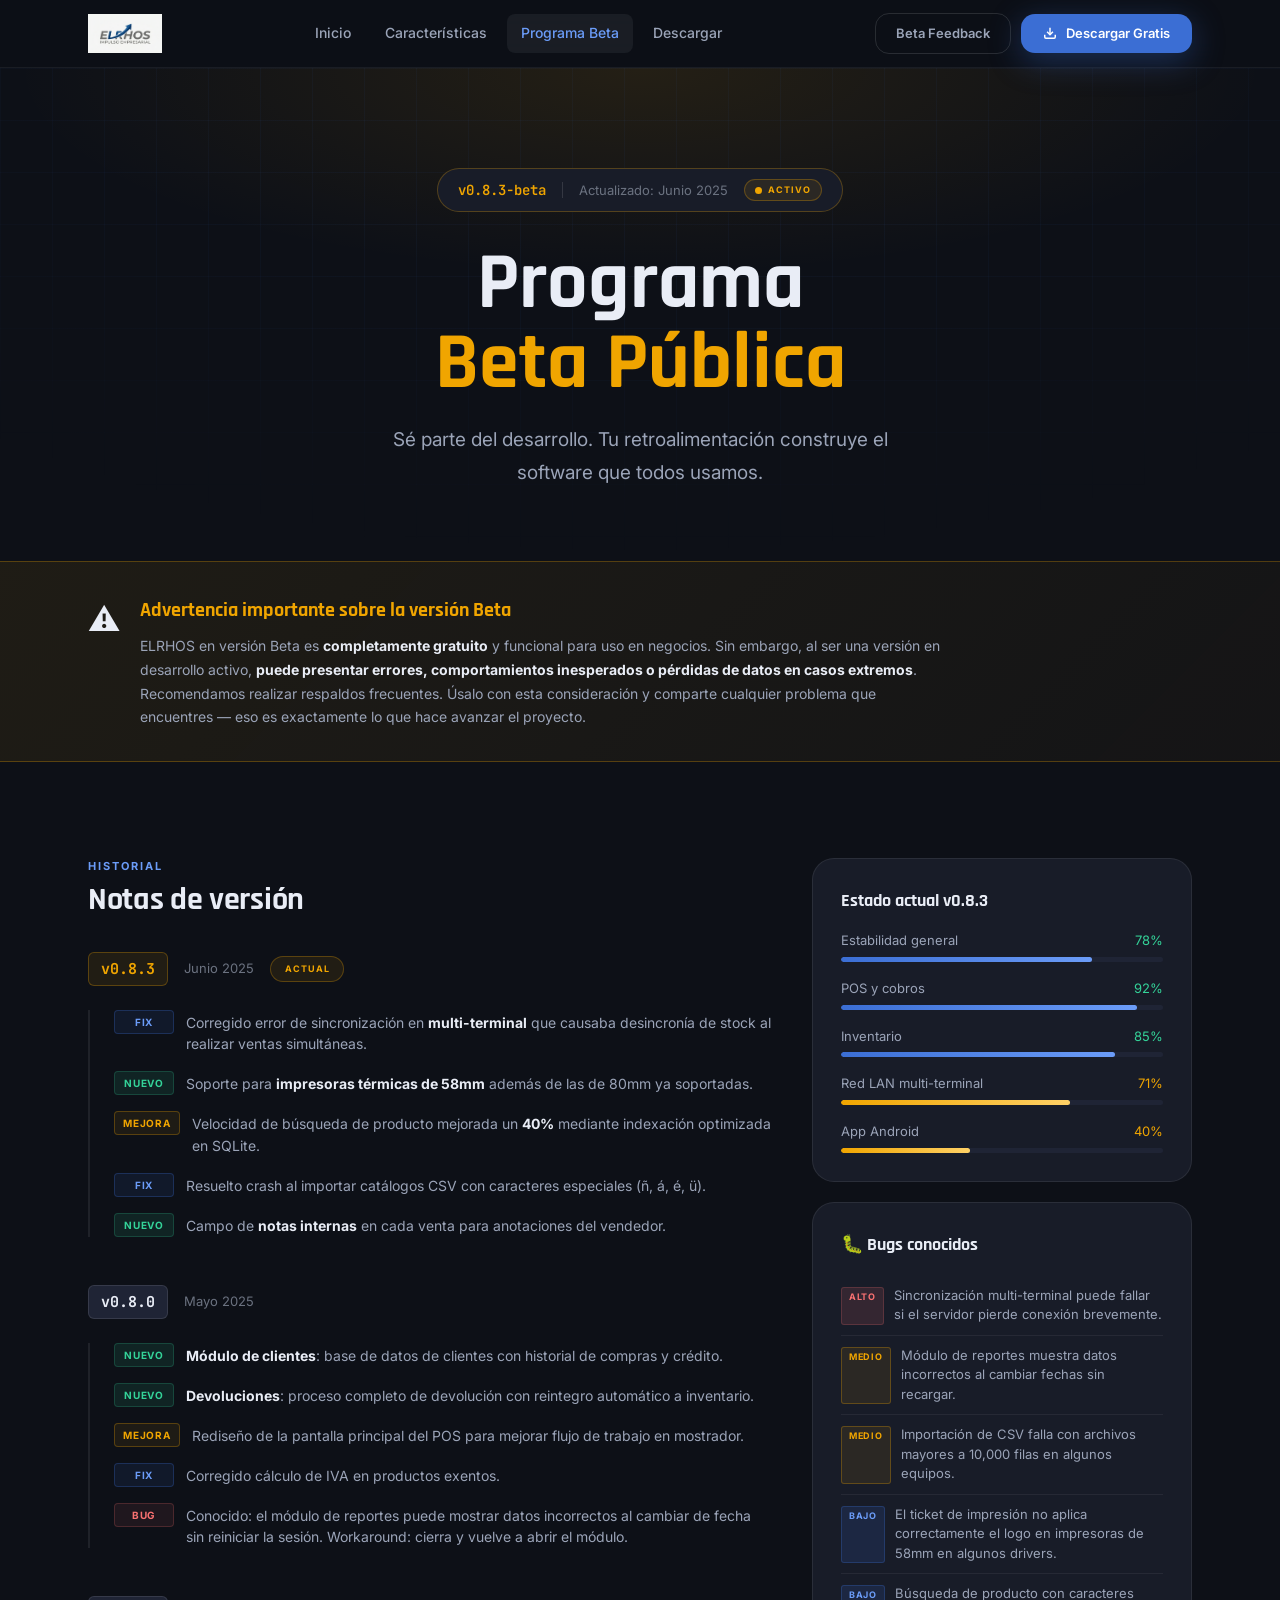
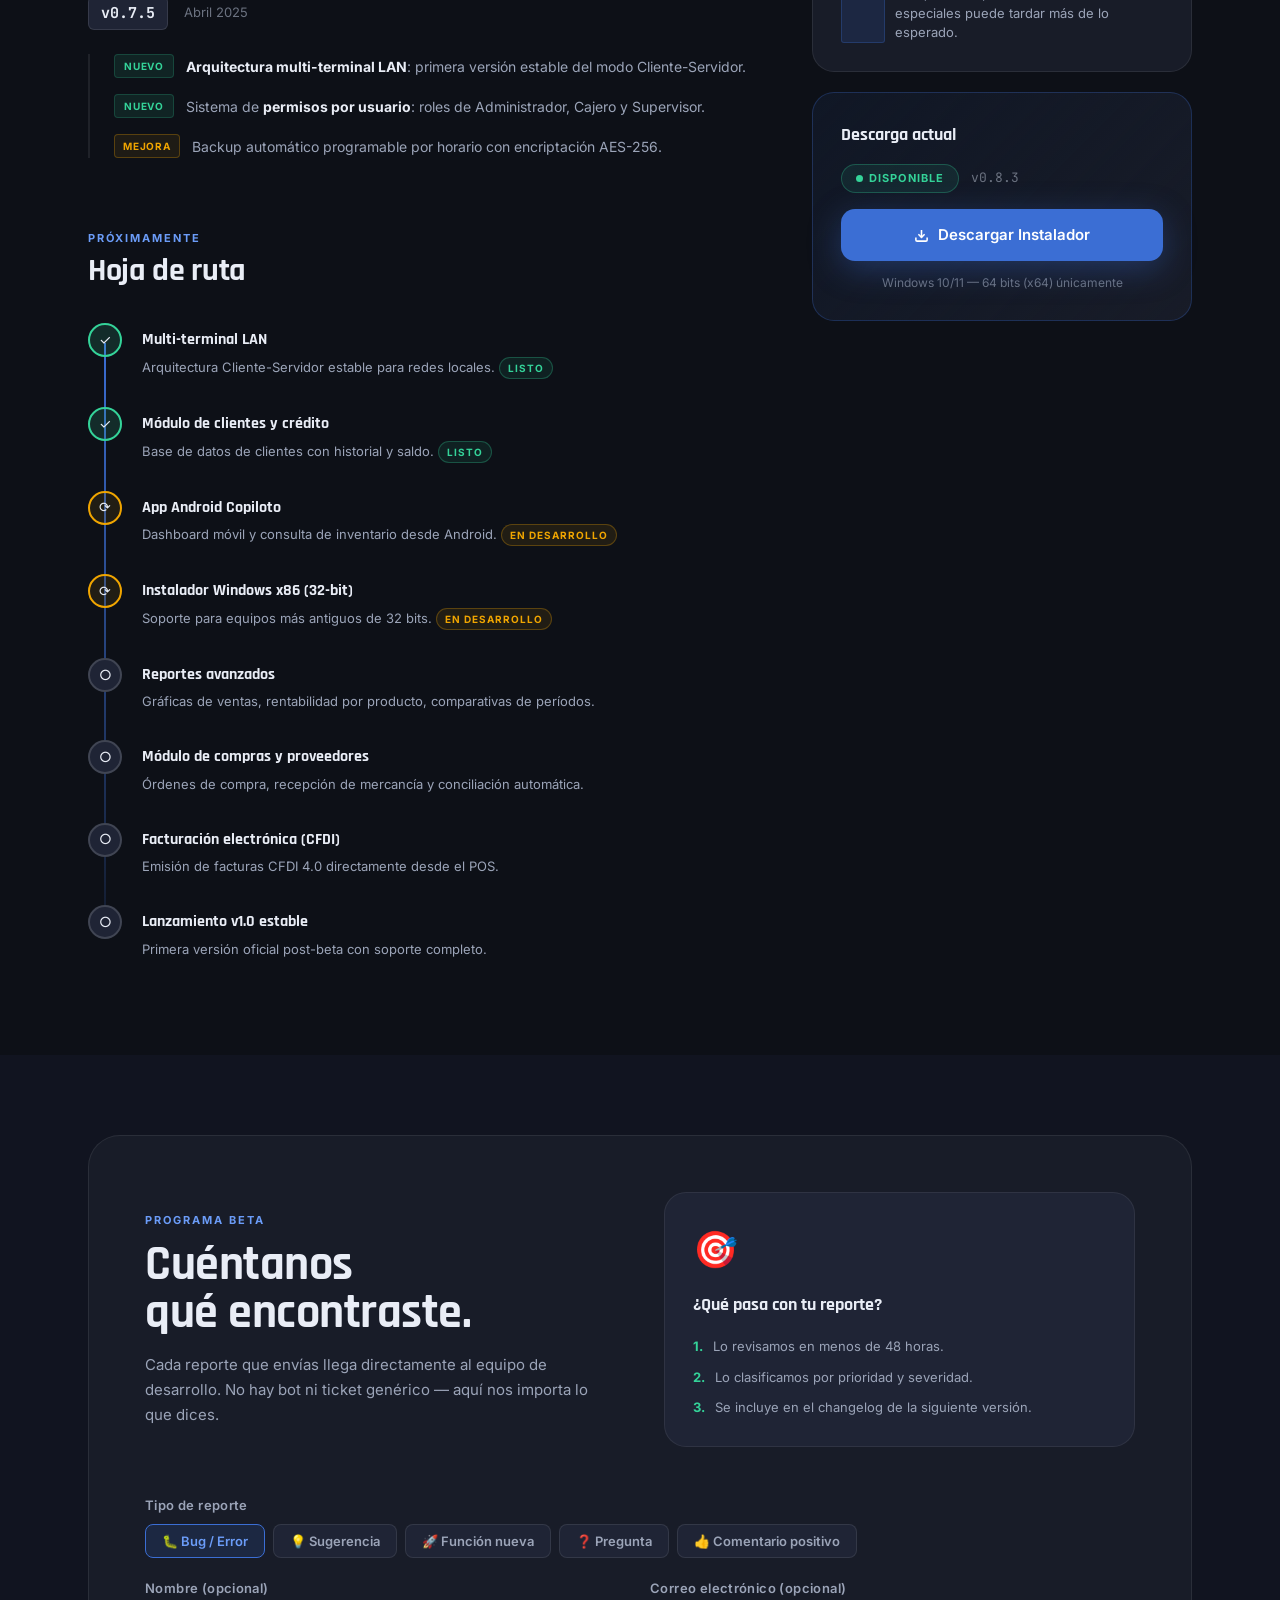
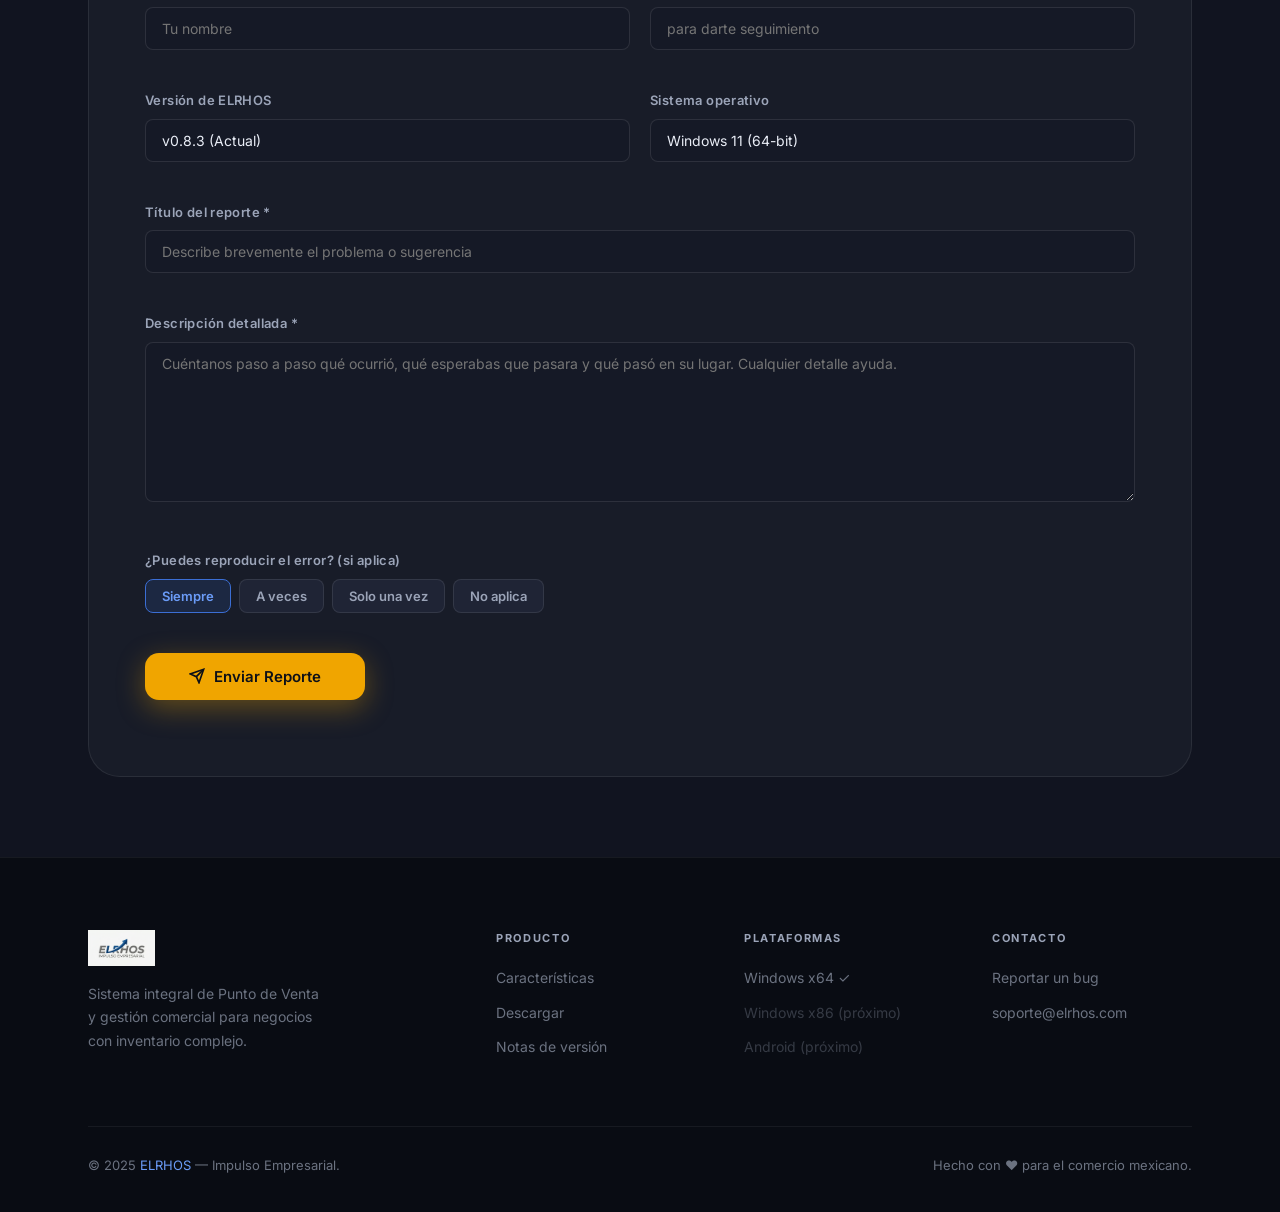
<file: elrhos/beta.html>
<!DOCTYPE html>
<html lang="es">
<head>
  <meta charset="UTF-8"/>
  <meta name="viewport" content="width=device-width, initial-scale=1.0"/>
  <title>Programa Beta — ELRHOS</title>
  <link rel="stylesheet" href="assets/css/main.css"/>
  <style>
    .beta-hero {
      position: relative;
      padding: 100px 0 72px;
      overflow: hidden;
      background: radial-gradient(ellipse 70% 60% at 50% 0%, rgba(240,165,0,0.1) 0%, transparent 70%), var(--bg-root);
    }
    .beta-hero .grid-bg { mask-image: radial-gradient(ellipse 80% 100% at 50% 0%, black 40%, transparent 100%); -webkit-mask-image: radial-gradient(ellipse 80% 100% at 50% 0%, black 40%, transparent 100%); }
    .beta-hero-inner { position: relative; z-index: 2; text-align: center; }
    .beta-hero h1 { font-family: 'Rajdhani', sans-serif; font-size: clamp(40px, 7vw, 80px); font-weight: 700; line-height: 1.0; margin-bottom: 20px; }
    .beta-hero h1 span { color: var(--amber); }

    /* VERSION BADGE */
    .version-ring {
      display: inline-flex;
      align-items: center;
      gap: 16px;
      background: var(--bg-card);
      border: 1px solid var(--amber-bdr);
      border-radius: 999px;
      padding: 10px 20px;
      margin-bottom: 32px;
    }
    .version-ring .ver { font-family: 'JetBrains Mono', monospace; font-size: 14px; font-weight: 600; color: var(--amber); }
    .version-ring .date { font-size: 13px; color: var(--gray-sub); }

    /* MAIN CONTENT GRID */
    .beta-layout { display: grid; grid-template-columns: 1fr 380px; gap: 40px; align-items: start; }

    /* CHANGELOG */
    .changelog { }
    .cl-version-block { margin-bottom: 48px; }
    .cl-version-block:last-child { margin-bottom: 0; }
    .cl-version-header { display: flex; align-items: center; gap: 16px; margin-bottom: 24px; }
    .cl-ver-num { font-family: 'JetBrains Mono', monospace; font-size: 15px; font-weight: 700; color: var(--text); background: var(--bg-raised); border: 1px solid rgba(255,255,255,0.1); padding: 4px 12px; border-radius: 6px; }
    .cl-ver-date { font-size: 13px; color: var(--gray-sub); }
    .cl-ver-current { background: var(--amber-bg); color: var(--amber); border-color: var(--amber-bdr); }

    .cl-entries { border-left: 2px solid rgba(255,255,255,0.08); padding-left: 24px; }
    .cl-entry { margin-bottom: 16px; display: flex; gap: 12px; align-items: flex-start; }
    .cl-entry:last-child { margin-bottom: 0; }
    .cl-tag {
      flex-shrink: 0;
      font-size: 10px;
      font-weight: 700;
      letter-spacing: 0.08em;
      text-transform: uppercase;
      padding: 3px 8px;
      border-radius: 4px;
      min-width: 60px;
      text-align: center;
    }
    .cl-tag--new     { background: rgba(52,211,153,0.1);  color: var(--green);      border: 1px solid rgba(52,211,153,0.2); }
    .cl-tag--fix     { background: rgba(59,110,212,0.1);  color: var(--blue-light); border: 1px solid var(--blue-border); }
    .cl-tag--improve { background: rgba(240,165,0,0.08);  color: var(--amber);      border: 1px solid var(--amber-bdr); }
    .cl-tag--bug     { background: rgba(248,113,113,0.08);color: var(--red);        border: 1px solid rgba(248,113,113,0.2); }
    .cl-entry-text { font-size: 14px; color: var(--text-dim); line-height: 1.55; padding-top: 2px; }
    .cl-entry-text strong { color: var(--text); }

    /* ROADMAP */
    .roadmap { }
    .roadmap-track { position: relative; }
    .roadmap-track::before { content: ''; position: absolute; left: 16px; top: 20px; bottom: 20px; width: 2px; background: linear-gradient(to bottom, var(--blue), rgba(59,110,212,0.1)); }
    .roadmap-item { display: flex; gap: 20px; margin-bottom: 28px; align-items: flex-start; }
    .roadmap-item:last-child { margin-bottom: 0; }
    .roadmap-dot { width: 34px; height: 34px; border-radius: 50%; display: flex; align-items: center; justify-content: center; flex-shrink: 0; font-size: 14px; position: relative; z-index: 1; }
    .roadmap-dot--done  { background: rgba(52,211,153,0.15); border: 2px solid var(--green); }
    .roadmap-dot--prog  { background: var(--amber-bg); border: 2px solid var(--amber); }
    .roadmap-dot--next  { background: var(--bg-raised); border: 2px solid rgba(255,255,255,0.15); }
    .roadmap-content { padding-top: 4px; }
    .roadmap-title { font-family: 'Rajdhani', sans-serif; font-size: 16px; font-weight: 700; margin-bottom: 4px; }
    .roadmap-desc { font-size: 13px; color: var(--text-dim); }

    /* SIDEBAR */
    .beta-sidebar { display: flex; flex-direction: column; gap: 20px; }
    .sidebar-card {
      background: var(--bg-card);
      border: 1px solid rgba(255,255,255,0.08);
      border-radius: var(--radius-lg);
      padding: 28px;
    }
    .sidebar-card h4 { font-family: 'Rajdhani', sans-serif; font-size: 18px; font-weight: 700; margin-bottom: 14px; }

    /* PROGRESS BARS */
    .progress-item { margin-bottom: 16px; }
    .progress-item:last-child { margin-bottom: 0; }
    .progress-label { display: flex; justify-content: space-between; font-size: 13px; margin-bottom: 6px; }
    .progress-label span:first-child { color: var(--text-dim); }
    .progress-bar { height: 5px; background: var(--bg-raised); border-radius: 3px; overflow: hidden; }
    .progress-fill { height: 100%; border-radius: 3px; background: linear-gradient(90deg, var(--blue), var(--blue-light)); }
    .progress-fill--amber { background: linear-gradient(90deg, var(--amber), var(--amber-light)); }

    /* BUG KNOWN */
    .bug-item { display: flex; gap: 10px; padding: 10px 0; border-bottom: 1px solid rgba(255,255,255,0.06); font-size: 13px; }
    .bug-item:last-child { border-bottom: none; padding-bottom: 0; }
    .bug-sev { flex-shrink: 0; font-size: 9px; font-weight: 700; letter-spacing: 0.08em; text-transform: uppercase; padding: 2px 7px; border-radius: 3px; margin-top: 1px; }
    .bug-sev--high { background: rgba(248,113,113,0.12); color: var(--red); border: 1px solid rgba(248,113,113,0.2); }
    .bug-sev--med  { background: var(--amber-bg); color: var(--amber); border: 1px solid var(--amber-bdr); }
    .bug-sev--low  { background: var(--blue-glow); color: var(--blue-light); border: 1px solid var(--blue-border); }
    .bug-text { color: var(--text-dim); line-height: 1.5; }

    /* FEEDBACK FORM */
    .feedback-section {
      background: var(--bg-card);
      border: 1px solid rgba(255,255,255,0.08);
      border-radius: var(--radius-xl);
      padding: 56px;
    }
    .feedback-header { display: grid; grid-template-columns: 1fr 1fr; gap: 48px; margin-bottom: 48px; align-items: center; }
    .feedback-form-grid { display: grid; grid-template-columns: 1fr 1fr; gap: 20px; }
    .form-full { grid-column: 1 / -1; }

    /* TYPE SELECTOR */
    .type-selector { display: flex; gap: 8px; flex-wrap: wrap; }
    .type-btn {
      padding: 8px 16px;
      border-radius: 8px;
      font-size: 13px;
      font-weight: 600;
      background: var(--bg-raised);
      border: 1px solid rgba(255,255,255,0.09);
      color: var(--text-dim);
      cursor: pointer;
      transition: all 0.15s;
    }
    .type-btn:hover { border-color: var(--blue-border); color: var(--text); }
    .type-btn.selected { background: var(--blue-glow); border-color: var(--blue); color: var(--blue-light); }

    @media (max-width: 1024px) {
      .beta-layout { grid-template-columns: 1fr; }
      .feedback-header { grid-template-columns: 1fr; gap: 24px; }
    }
    @media (max-width: 640px) {
      .feedback-form-grid { grid-template-columns: 1fr; }
      .feedback-section { padding: 32px 24px; }
    }
  </style>
</head>
<body>

<nav class="nav">
  <div class="container nav-inner">
    <a href="index.html" class="nav-logo"><img src="assets/img/logo.png" alt="ELRHOS"/></a>
    <div class="nav-menu">
      <a href="index.html" class="nav-link">Inicio</a>
      <a href="caracteristicas.html" class="nav-link">Características</a>
      <a href="beta.html" class="nav-link active">Programa Beta</a>
      <a href="descargar.html" class="nav-link">Descargar</a>
    </div>
    <div class="nav-actions">
      <a href="beta.html" class="btn btn--ghost" style="padding:9px 20px;font-size:13px;">Beta Feedback</a>
      <a href="descargar.html" class="btn btn--primary" style="padding:9px 22px;font-size:13px;">
        <svg width="14" height="14" viewBox="0 0 24 24" fill="none" stroke="currentColor" stroke-width="2.5"><path d="M21 15v4a2 2 0 0 1-2 2H5a2 2 0 0 1-2-2v-4"/><polyline points="7 10 12 15 17 10"/><line x1="12" y1="15" x2="12" y2="3"/></svg>
        Descargar Gratis
      </a>
    </div>
    <button class="nav-burger" aria-label="Abrir menú"><span></span><span></span><span></span></button>
  </div>
</nav>
<div class="nav-mobile">
  <a href="index.html" class="nav-link">Inicio</a>
  <a href="caracteristicas.html" class="nav-link">Características</a>
  <a href="beta.html" class="nav-link">Programa Beta</a>
  <a href="descargar.html" class="nav-link">Descargar</a>
  <a href="descargar.html" class="btn btn--primary">Descargar Gratis</a>
</div>

<main class="page-top">

  <section class="beta-hero">
    <div class="grid-bg"></div>
    <div class="container beta-hero-inner">
      <div class="version-ring">
        <span class="ver">v0.8.3-beta</span>
        <span style="width:1px;height:16px;background:rgba(255,255,255,0.12)"></span>
        <span class="date">Actualizado: Junio 2025</span>
        <span class="badge badge--amber" style="font-size:9px;padding:3px 10px;">
          <span class="pulse" style="background:var(--amber)"></span>
          Activo
        </span>
      </div>
      <h1>Programa<br><span>Beta Pública</span></h1>
      <p style="font-size:clamp(16px,2vw,19px);color:var(--text-dim);max-width:540px;margin:16px auto 0;line-height:1.7;">Sé parte del desarrollo. Tu retroalimentación construye el software que todos usamos.</p>
    </div>
  </section>

  <!-- AVISO DESTACADO -->
  <div style="background:linear-gradient(135deg,rgba(240,165,0,0.08),rgba(240,165,0,0.03));border-top:1px solid var(--amber-bdr);border-bottom:1px solid var(--amber-bdr);padding:32px 0;">
    <div class="container">
      <div style="display:flex;align-items:flex-start;gap:20px;max-width:860px;">
        <div style="font-size:32px;flex-shrink:0;">⚠️</div>
        <div>
          <h3 style="font-family:'Rajdhani',sans-serif;font-size:20px;font-weight:700;color:var(--amber);margin-bottom:8px;">Advertencia importante sobre la versión Beta</h3>
          <p style="font-size:14px;color:var(--text-dim);line-height:1.7;">ELRHOS en versión Beta es <strong style="color:var(--text)">completamente gratuito</strong> y funcional para uso en negocios. Sin embargo, al ser una versión en desarrollo activo, <strong style="color:var(--text)">puede presentar errores, comportamientos inesperados o pérdidas de datos en casos extremos</strong>. Recomendamos realizar respaldos frecuentes. Úsalo con esta consideración y comparte cualquier problema que encuentres — eso es exactamente lo que hace avanzar el proyecto.</p>
        </div>
      </div>
    </div>
  </div>

  <!-- CHANGELOG + SIDEBAR -->
  <section class="section-gap">
    <div class="container">
      <div class="beta-layout">

        <!-- LEFT: Changelog + Roadmap -->
        <div>
          <!-- CHANGELOG -->
          <div style="margin-bottom:72px;">
            <div style="display:flex;align-items:center;justify-content:space-between;margin-bottom:36px;" class="reveal">
              <div>
                <p class="eyebrow" style="margin-bottom:8px;">Historial</p>
                <h2 class="display display--sm">Notas de versión</h2>
              </div>
            </div>

            <div class="changelog reveal">
              <!-- v0.8.3 -->
              <div class="cl-version-block">
                <div class="cl-version-header">
                  <span class="cl-ver-num cl-ver-current">v0.8.3</span>
                  <span class="cl-ver-date">Junio 2025</span>
                  <span class="badge badge--amber" style="font-size:9px;">Actual</span>
                </div>
                <div class="cl-entries">
                  <div class="cl-entry">
                    <span class="cl-tag cl-tag--fix">FIX</span>
                    <p class="cl-entry-text">Corregido error de sincronización en <strong>multi-terminal</strong> que causaba desincronía de stock al realizar ventas simultáneas.</p>
                  </div>
                  <div class="cl-entry">
                    <span class="cl-tag cl-tag--new">NUEVO</span>
                    <p class="cl-entry-text">Soporte para <strong>impresoras térmicas de 58mm</strong> además de las de 80mm ya soportadas.</p>
                  </div>
                  <div class="cl-entry">
                    <span class="cl-tag cl-tag--improve">MEJORA</span>
                    <p class="cl-entry-text">Velocidad de búsqueda de producto mejorada un <strong>40%</strong> mediante indexación optimizada en SQLite.</p>
                  </div>
                  <div class="cl-entry">
                    <span class="cl-tag cl-tag--fix">FIX</span>
                    <p class="cl-entry-text">Resuelto crash al importar catálogos CSV con caracteres especiales (ñ, á, é, ü).</p>
                  </div>
                  <div class="cl-entry">
                    <span class="cl-tag cl-tag--new">NUEVO</span>
                    <p class="cl-entry-text">Campo de <strong>notas internas</strong> en cada venta para anotaciones del vendedor.</p>
                  </div>
                </div>
              </div>

              <!-- v0.8.0 -->
              <div class="cl-version-block">
                <div class="cl-version-header">
                  <span class="cl-ver-num">v0.8.0</span>
                  <span class="cl-ver-date">Mayo 2025</span>
                </div>
                <div class="cl-entries">
                  <div class="cl-entry">
                    <span class="cl-tag cl-tag--new">NUEVO</span>
                    <p class="cl-entry-text"><strong>Módulo de clientes</strong>: base de datos de clientes con historial de compras y crédito.</p>
                  </div>
                  <div class="cl-entry">
                    <span class="cl-tag cl-tag--new">NUEVO</span>
                    <p class="cl-entry-text"><strong>Devoluciones</strong>: proceso completo de devolución con reintegro automático a inventario.</p>
                  </div>
                  <div class="cl-entry">
                    <span class="cl-tag cl-tag--improve">MEJORA</span>
                    <p class="cl-entry-text">Rediseño de la pantalla principal del POS para mejorar flujo de trabajo en mostrador.</p>
                  </div>
                  <div class="cl-entry">
                    <span class="cl-tag cl-tag--fix">FIX</span>
                    <p class="cl-entry-text">Corregido cálculo de IVA en productos exentos.</p>
                  </div>
                  <div class="cl-entry">
                    <span class="cl-tag cl-tag--bug">BUG</span>
                    <p class="cl-entry-text">Conocido: el módulo de reportes puede mostrar datos incorrectos al cambiar de fecha sin reiniciar la sesión. Workaround: cierra y vuelve a abrir el módulo.</p>
                  </div>
                </div>
              </div>

              <!-- v0.7.x -->
              <div class="cl-version-block">
                <div class="cl-version-header">
                  <span class="cl-ver-num">v0.7.5</span>
                  <span class="cl-ver-date">Abril 2025</span>
                </div>
                <div class="cl-entries">
                  <div class="cl-entry">
                    <span class="cl-tag cl-tag--new">NUEVO</span>
                    <p class="cl-entry-text"><strong>Arquitectura multi-terminal LAN</strong>: primera versión estable del modo Cliente-Servidor.</p>
                  </div>
                  <div class="cl-entry">
                    <span class="cl-tag cl-tag--new">NUEVO</span>
                    <p class="cl-entry-text">Sistema de <strong>permisos por usuario</strong>: roles de Administrador, Cajero y Supervisor.</p>
                  </div>
                  <div class="cl-entry">
                    <span class="cl-tag cl-tag--improve">MEJORA</span>
                    <p class="cl-entry-text">Backup automático programable por horario con encriptación AES-256.</p>
                  </div>
                </div>
              </div>
            </div>
          </div>

          <!-- ROADMAP -->
          <div class="reveal">
            <p class="eyebrow" style="margin-bottom:8px;">Próximamente</p>
            <h2 class="display display--sm" style="margin-bottom:36px;">Hoja de ruta</h2>
            <div class="roadmap-track">
              <div class="roadmap-item">
                <div class="roadmap-dot roadmap-dot--done">✓</div>
                <div class="roadmap-content">
                  <div class="roadmap-title">Multi-terminal LAN</div>
                  <p class="roadmap-desc">Arquitectura Cliente-Servidor estable para redes locales. <span class="badge badge--green" style="font-size:10px;padding:2px 8px;">Listo</span></p>
                </div>
              </div>
              <div class="roadmap-item">
                <div class="roadmap-dot roadmap-dot--done">✓</div>
                <div class="roadmap-content">
                  <div class="roadmap-title">Módulo de clientes y crédito</div>
                  <p class="roadmap-desc">Base de datos de clientes con historial y saldo. <span class="badge badge--green" style="font-size:10px;padding:2px 8px;">Listo</span></p>
                </div>
              </div>
              <div class="roadmap-item">
                <div class="roadmap-dot roadmap-dot--prog">⟳</div>
                <div class="roadmap-content">
                  <div class="roadmap-title">App Android Copiloto</div>
                  <p class="roadmap-desc">Dashboard móvil y consulta de inventario desde Android. <span class="badge badge--amber" style="font-size:10px;padding:2px 8px;">En desarrollo</span></p>
                </div>
              </div>
              <div class="roadmap-item">
                <div class="roadmap-dot roadmap-dot--prog">⟳</div>
                <div class="roadmap-content">
                  <div class="roadmap-title">Instalador Windows x86 (32-bit)</div>
                  <p class="roadmap-desc">Soporte para equipos más antiguos de 32 bits. <span class="badge badge--amber" style="font-size:10px;padding:2px 8px;">En desarrollo</span></p>
                </div>
              </div>
              <div class="roadmap-item">
                <div class="roadmap-dot roadmap-dot--next">○</div>
                <div class="roadmap-content">
                  <div class="roadmap-title">Reportes avanzados</div>
                  <p class="roadmap-desc">Gráficas de ventas, rentabilidad por producto, comparativas de períodos.</p>
                </div>
              </div>
              <div class="roadmap-item">
                <div class="roadmap-dot roadmap-dot--next">○</div>
                <div class="roadmap-content">
                  <div class="roadmap-title">Módulo de compras y proveedores</div>
                  <p class="roadmap-desc">Órdenes de compra, recepción de mercancía y conciliación automática.</p>
                </div>
              </div>
              <div class="roadmap-item">
                <div class="roadmap-dot roadmap-dot--next">○</div>
                <div class="roadmap-content">
                  <div class="roadmap-title">Facturación electrónica (CFDI)</div>
                  <p class="roadmap-desc">Emisión de facturas CFDI 4.0 directamente desde el POS.</p>
                </div>
              </div>
              <div class="roadmap-item">
                <div class="roadmap-dot roadmap-dot--next">○</div>
                <div class="roadmap-content">
                  <div class="roadmap-title">Lanzamiento v1.0 estable</div>
                  <p class="roadmap-desc">Primera versión oficial post-beta con soporte completo.</p>
                </div>
              </div>
            </div>
          </div>
        </div>

        <!-- RIGHT: Sidebar -->
        <div class="beta-sidebar">

          <!-- Estabilidad -->
          <div class="sidebar-card reveal">
            <h4>Estado actual v0.8.3</h4>
            <div class="progress-item">
              <div class="progress-label"><span>Estabilidad general</span><span style="color:var(--green)">78%</span></div>
              <div class="progress-bar"><div class="progress-fill" style="width:78%"></div></div>
            </div>
            <div class="progress-item">
              <div class="progress-label"><span>POS y cobros</span><span style="color:var(--green)">92%</span></div>
              <div class="progress-bar"><div class="progress-fill" style="width:92%"></div></div>
            </div>
            <div class="progress-item">
              <div class="progress-label"><span>Inventario</span><span style="color:var(--green)">85%</span></div>
              <div class="progress-bar"><div class="progress-fill" style="width:85%"></div></div>
            </div>
            <div class="progress-item">
              <div class="progress-label"><span>Red LAN multi-terminal</span><span style="color:var(--amber)">71%</span></div>
              <div class="progress-bar"><div class="progress-fill progress-fill--amber" style="width:71%"></div></div>
            </div>
            <div class="progress-item">
              <div class="progress-label"><span>App Android</span><span style="color:var(--amber)">40%</span></div>
              <div class="progress-bar"><div class="progress-fill progress-fill--amber" style="width:40%"></div></div>
            </div>
          </div>

          <!-- Bugs conocidos -->
          <div class="sidebar-card reveal">
            <h4 style="margin-bottom:16px;">🐛 Bugs conocidos</h4>
            <div class="bug-item">
              <span class="bug-sev bug-sev--high">Alto</span>
              <p class="bug-text">Sincronización multi-terminal puede fallar si el servidor pierde conexión brevemente.</p>
            </div>
            <div class="bug-item">
              <span class="bug-sev bug-sev--med">Medio</span>
              <p class="bug-text">Módulo de reportes muestra datos incorrectos al cambiar fechas sin recargar.</p>
            </div>
            <div class="bug-item">
              <span class="bug-sev bug-sev--med">Medio</span>
              <p class="bug-text">Importación de CSV falla con archivos mayores a 10,000 filas en algunos equipos.</p>
            </div>
            <div class="bug-item">
              <span class="bug-sev bug-sev--low">Bajo</span>
              <p class="bug-text">El ticket de impresión no aplica correctamente el logo en impresoras de 58mm en algunos drivers.</p>
            </div>
            <div class="bug-item">
              <span class="bug-sev bug-sev--low">Bajo</span>
              <p class="bug-text">Búsqueda de producto con caracteres especiales puede tardar más de lo esperado.</p>
            </div>
          </div>

          <!-- Descarga directa -->
          <div class="sidebar-card reveal" style="border-color:var(--blue-border);background:linear-gradient(135deg,rgba(59,110,212,0.08),var(--bg-card));">
            <h4>Descarga actual</h4>
            <div style="display:flex;align-items:center;gap:12px;margin-bottom:16px;">
              <span class="badge badge--green"><span class="pulse"></span>Disponible</span>
              <span style="font-family:'JetBrains Mono',monospace;font-size:13px;color:var(--gray-sub)">v0.8.3</span>
            </div>
            <a href="descargar.html" class="btn btn--primary" style="width:100%;justify-content:center;margin-bottom:12px;">
              <svg width="15" height="15" viewBox="0 0 24 24" fill="none" stroke="currentColor" stroke-width="2.5"><path d="M21 15v4a2 2 0 0 1-2 2H5a2 2 0 0 1-2-2v-4"/><polyline points="7 10 12 15 17 10"/><line x1="12" y1="15" x2="12" y2="3"/></svg>
              Descargar Instalador
            </a>
            <p style="font-size:12px;color:var(--gray-sub);text-align:center;">Windows 10/11 — 64 bits (x64) únicamente</p>
          </div>

        </div>
      </div>
    </div>
  </section>

  <!-- FEEDBACK FORM -->
  <section style="background:var(--bg-deep);padding:80px 0;">
    <div class="container">
      <div class="feedback-section reveal">
        <div class="feedback-header">
          <div>
            <p class="eyebrow" style="margin-bottom:12px;">Programa Beta</p>
            <h2 class="display display--md" style="margin-bottom:16px;">Cuéntanos<br>qué encontraste.</h2>
            <p class="body-md">Cada reporte que envías llega directamente al equipo de desarrollo. No hay bot ni ticket genérico — aquí nos importa lo que dices.</p>
          </div>
          <div style="background:var(--bg-raised);border:1px solid rgba(255,255,255,0.07);border-radius:var(--radius-lg);padding:28px;">
            <div style="font-size:36px;margin-bottom:12px;">🎯</div>
            <h4 style="font-family:'Rajdhani',sans-serif;font-size:18px;font-weight:700;margin-bottom:8px;">¿Qué pasa con tu reporte?</h4>
            <div style="display:flex;flex-direction:column;gap:10px;margin-top:16px;">
              <div style="display:flex;gap:10px;font-size:13px;color:var(--text-dim);">
                <span style="color:var(--green);font-weight:700;flex-shrink:0;">1.</span>
                Lo revisamos en menos de 48 horas.
              </div>
              <div style="display:flex;gap:10px;font-size:13px;color:var(--text-dim);">
                <span style="color:var(--green);font-weight:700;flex-shrink:0;">2.</span>
                Lo clasificamos por prioridad y severidad.
              </div>
              <div style="display:flex;gap:10px;font-size:13px;color:var(--text-dim);">
                <span style="color:var(--green);font-weight:700;flex-shrink:0;">3.</span>
                Se incluye en el changelog de la siguiente versión.
              </div>
            </div>
          </div>
        </div>

        <form id="feedbackForm">
          <!-- Tipo -->
          <div class="form-group">
            <div class="form-label">Tipo de reporte</div>
            <div class="type-selector">
              <button type="button" class="type-btn selected" onclick="selectType(this)">🐛 Bug / Error</button>
              <button type="button" class="type-btn" onclick="selectType(this)">💡 Sugerencia</button>
              <button type="button" class="type-btn" onclick="selectType(this)">🚀 Función nueva</button>
              <button type="button" class="type-btn" onclick="selectType(this)">❓ Pregunta</button>
              <button type="button" class="type-btn" onclick="selectType(this)">👍 Comentario positivo</button>
            </div>
          </div>

          <div class="feedback-form-grid">
            <div class="form-group">
              <label class="form-label">Nombre (opcional)</label>
              <input class="form-input" type="text" placeholder="Tu nombre"/>
            </div>
            <div class="form-group">
              <label class="form-label">Correo electrónico (opcional)</label>
              <input class="form-input" type="email" placeholder="para darte seguimiento"/>
            </div>

            <div class="form-group">
              <label class="form-label">Versión de ELRHOS</label>
              <select class="form-select form-input">
                <option>v0.8.3 (Actual)</option>
                <option>v0.8.0</option>
                <option>v0.7.5</option>
                <option>No sé / Otra</option>
              </select>
            </div>
            <div class="form-group">
              <label class="form-label">Sistema operativo</label>
              <select class="form-select form-input">
                <option>Windows 11 (64-bit)</option>
                <option>Windows 10 (64-bit)</option>
                <option>Windows 10 (32-bit)</option>
                <option>Otro</option>
              </select>
            </div>

            <div class="form-group form-full">
              <label class="form-label">Título del reporte *</label>
              <input class="form-input" type="text" placeholder="Describe brevemente el problema o sugerencia" required/>
            </div>

            <div class="form-group form-full">
              <label class="form-label">Descripción detallada *</label>
              <textarea class="form-textarea" style="min-height:160px;" placeholder="Cuéntanos paso a paso qué ocurrió, qué esperabas que pasara y qué pasó en su lugar. Cualquier detalle ayuda." required></textarea>
            </div>

            <div class="form-group form-full">
              <label class="form-label">¿Puedes reproducir el error? (si aplica)</label>
              <div class="type-selector">
                <button type="button" class="type-btn selected" onclick="selectType(this)">Siempre</button>
                <button type="button" class="type-btn" onclick="selectType(this)">A veces</button>
                <button type="button" class="type-btn" onclick="selectType(this)">Solo una vez</button>
                <button type="button" class="type-btn" onclick="selectType(this)">No aplica</button>
              </div>
            </div>

            <div class="form-group form-full">
              <button type="submit" class="btn btn--amber btn--primary-lg" style="min-width:220px;">
                <svg width="16" height="16" viewBox="0 0 24 24" fill="none" stroke="currentColor" stroke-width="2.5"><line x1="22" y1="2" x2="11" y2="13"/><polygon points="22 2 15 22 11 13 2 9 22 2"/></svg>
                Enviar Reporte
              </button>
            </div>
          </div>
        </form>
      </div>
    </div>
  </section>

</main>

<footer class="footer">
  <div class="container">
    <div class="footer-grid">
      <div class="footer-logo">
        <img src="assets/img/logo.png" alt="ELRHOS"/>
        <p>Sistema integral de Punto de Venta y gestión comercial para negocios con inventario complejo.</p>
      </div>
      <div class="footer-col">
        <h5>Producto</h5>
        <ul>
          <li><a href="caracteristicas.html">Características</a></li>
          <li><a href="descargar.html">Descargar</a></li>
          <li><a href="beta.html">Notas de versión</a></li>
        </ul>
      </div>
      <div class="footer-col">
        <h5>Plataformas</h5>
        <ul>
          <li><a href="descargar.html">Windows x64 ✓</a></li>
          <li><a href="#" style="opacity:.45">Windows x86 (próximo)</a></li>
          <li><a href="#" style="opacity:.45">Android (próximo)</a></li>
        </ul>
      </div>
      <div class="footer-col">
        <h5>Contacto</h5>
        <ul>
          <li><a href="beta.html">Reportar un bug</a></li>
          <li><a href="mailto:soporte@elrhos.com">soporte@elrhos.com</a></li>
        </ul>
      </div>
    </div>
    <div class="footer-bottom">
      <p>© 2025 <span>ELRHOS</span> — Impulso Empresarial.</p>
      <p>Hecho con ❤️ para el comercio mexicano.</p>
    </div>
  </div>
</footer>

<script src="assets/js/main.js"></script>
<script>
  function selectType(btn) {
    const group = btn.closest('.type-selector');
    group.querySelectorAll('.type-btn').forEach(b => b.classList.remove('selected'));
    btn.classList.add('selected');
  }
</script>
</body>
</html>
</file>
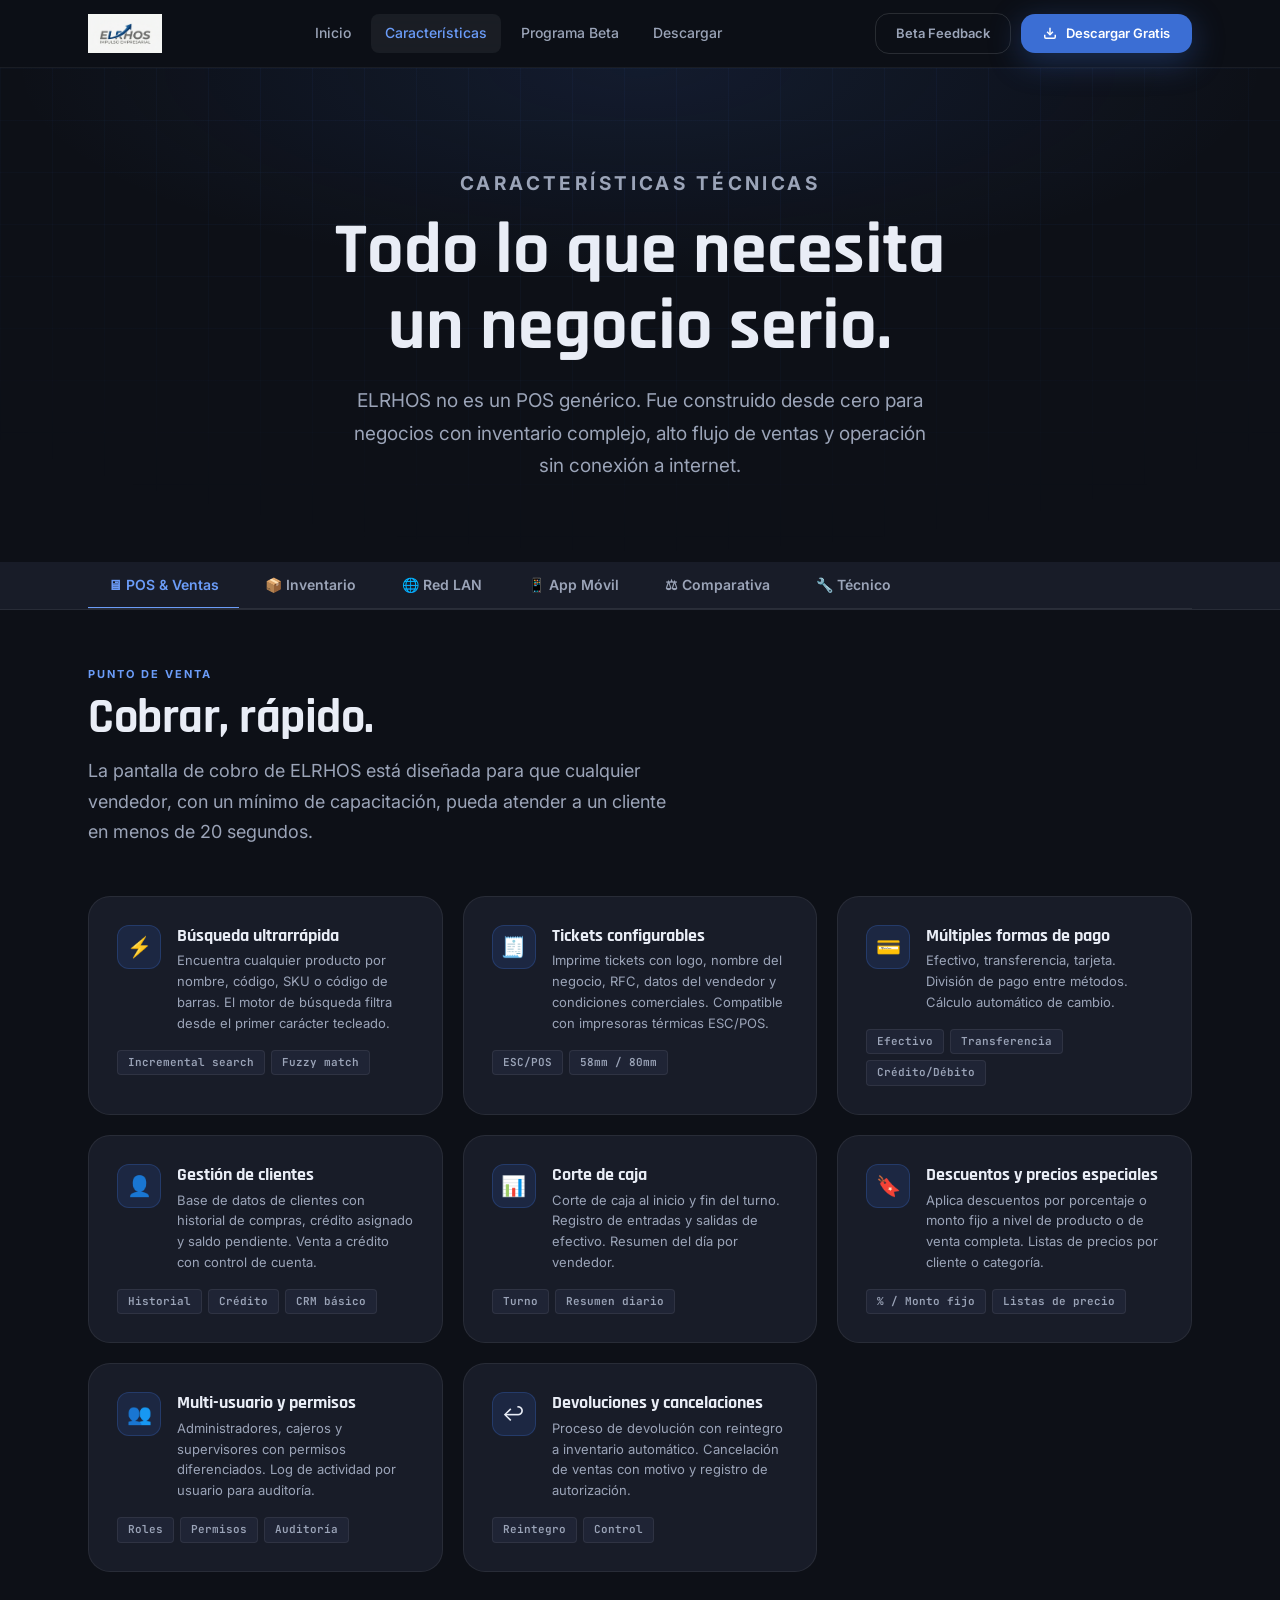
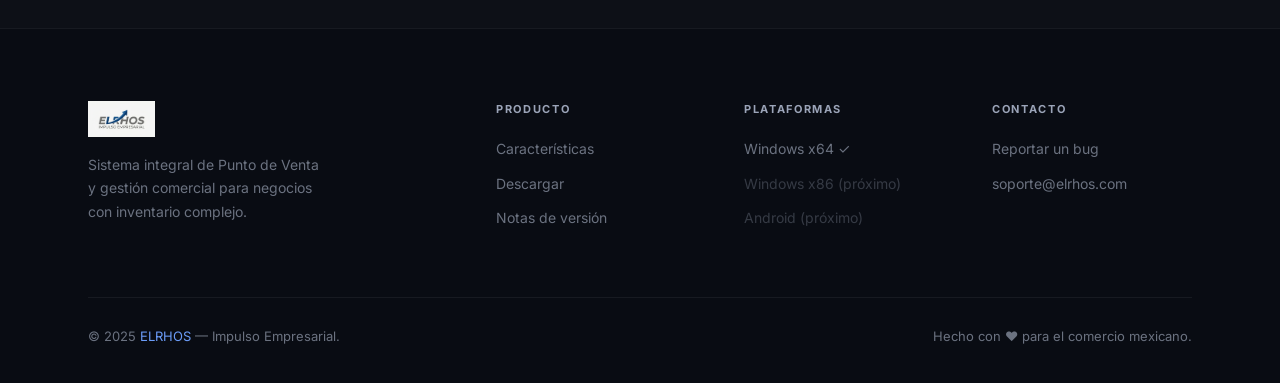
<file: elrhos/caracteristicas.html>
<!DOCTYPE html>
<html lang="es">
<head>
  <meta charset="UTF-8"/>
  <meta name="viewport" content="width=device-width, initial-scale=1.0"/>
  <title>Características — ELRHOS</title>
  <link rel="stylesheet" href="assets/css/main.css"/>
  <style>
    .page-hero {
      position: relative;
      padding: 100px 0 80px;
      overflow: hidden;
      background: radial-gradient(ellipse 70% 60% at 50% 0%, rgba(59,110,212,0.12) 0%, transparent 70%), var(--bg-root);
    }
    .page-hero .grid-bg { mask-image: radial-gradient(ellipse 80% 100% at 50% 0%, black 40%, transparent 100%); -webkit-mask-image: radial-gradient(ellipse 80% 100% at 50% 0%, black 40%, transparent 100%); }
    .page-hero-inner { position: relative; z-index: 2; text-align: center; }
    .page-hero h1 { font-family: 'Rajdhani', sans-serif; font-size: clamp(38px, 6vw, 72px); font-weight: 700; line-height: 1.05; margin-bottom: 20px; }
    .page-hero p { font-size: clamp(16px, 2vw, 19px); color: var(--text-dim); max-width: 580px; margin: 0 auto; line-height: 1.7; }

    /* TABS NAV */
    .tabs-nav {
      display: flex;
      gap: 6px;
      border-bottom: 1px solid rgba(255,255,255,0.08);
      overflow-x: auto;
      padding-bottom: 0;
      scrollbar-width: none;
    }
    .tabs-nav::-webkit-scrollbar { display: none; }
    .tab-btn {
      display: inline-flex;
      align-items: center;
      gap: 8px;
      padding: 14px 20px;
      font-size: 14px;
      font-weight: 600;
      color: var(--text-dim);
      background: none;
      border: none;
      border-bottom: 2px solid transparent;
      margin-bottom: -1px;
      cursor: pointer;
      transition: color 0.2s, border-color 0.2s;
      white-space: nowrap;
    }
    .tab-btn:hover { color: var(--text); }
    .tab-btn.active { color: var(--blue-light); border-bottom-color: var(--blue-light); }

    .tab-panel { display: none; padding: 56px 0; }
    .tab-panel.active { display: block; }

    /* SPEC GRID */
    .spec-grid { display: grid; grid-template-columns: repeat(auto-fill, minmax(320px, 1fr)); gap: 20px; }
    .spec-card {
      background: var(--bg-card);
      border: 1px solid rgba(255,255,255,0.07);
      border-radius: var(--radius-lg);
      padding: 28px;
      transition: border-color 0.2s, transform 0.2s;
    }
    .spec-card:hover { border-color: var(--blue-border); transform: translateY(-3px); }
    .spec-card-head { display: flex; align-items: flex-start; gap: 16px; margin-bottom: 16px; }
    .spec-icon { width: 44px; height: 44px; border-radius: 12px; background: var(--blue-glow); border: 1px solid var(--blue-border); display: flex; align-items: center; justify-content: center; font-size: 20px; flex-shrink: 0; }
    .spec-card h3 { font-family: 'Rajdhani', sans-serif; font-size: 18px; font-weight: 700; margin-bottom: 4px; line-height: 1.2; }
    .spec-card p { font-size: 13px; color: var(--text-dim); line-height: 1.6; }
    .spec-tags { display: flex; flex-wrap: wrap; gap: 6px; margin-top: 14px; }
    .spec-tag { padding: 3px 10px; border-radius: 4px; font-size: 11px; font-weight: 600; background: var(--bg-raised); color: var(--text-dim); border: 1px solid rgba(255,255,255,0.07); font-family: 'JetBrains Mono', monospace; }

    /* COMPARISON TABLE */
    .compare-table { width: 100%; border-collapse: collapse; }
    .compare-table th { padding: 16px 20px; text-align: left; font-size: 12px; font-weight: 700; letter-spacing: 0.1em; text-transform: uppercase; color: var(--text-dim); border-bottom: 1px solid rgba(255,255,255,0.08); }
    .compare-table th:not(:first-child) { text-align: center; }
    .compare-table td { padding: 14px 20px; font-size: 14px; color: var(--text-dim); border-bottom: 1px solid rgba(255,255,255,0.05); }
    .compare-table td:not(:first-child) { text-align: center; }
    .compare-table tr:last-child td { border-bottom: none; }
    .compare-table tr:hover td { background: rgba(255,255,255,0.025); }
    .compare-table .feature-name { color: var(--text); font-weight: 500; }
    .chk { color: var(--green); font-size: 18px; }
    .cross { color: var(--red); font-size: 18px; opacity: 0.6; }
    .col-elrhos { background: rgba(59,110,212,0.06); }
    .col-header-elrhos { background: rgba(59,110,212,0.1); color: var(--blue-light) !important; border-radius: var(--radius-sm) var(--radius-sm) 0 0; }

    /* TECH DEEP DIVE */
    .tech-block { display: grid; grid-template-columns: 1fr 1fr; gap: 40px; align-items: start; margin-bottom: 60px; }
    .tech-block:last-child { margin-bottom: 0; }
    .tech-block--reverse { direction: rtl; }
    .tech-block--reverse > * { direction: ltr; }
    .tech-code {
      background: var(--bg-card);
      border: 1px solid rgba(255,255,255,0.08);
      border-radius: var(--radius-lg);
      overflow: hidden;
    }
    .tech-code-bar {
      background: var(--bg-raised);
      padding: 12px 16px;
      display: flex;
      align-items: center;
      gap: 8px;
      border-bottom: 1px solid rgba(255,255,255,0.07);
    }
    .tech-code-dots { display: flex; gap: 5px; }
    .tech-code-dot { width: 9px; height: 9px; border-radius: 50%; }
    .tech-code-filename { font-size: 12px; color: var(--gray-sub); font-family: 'JetBrains Mono', monospace; margin-left: 4px; }
    .tech-code pre {
      padding: 24px;
      font-family: 'JetBrains Mono', monospace;
      font-size: 12.5px;
      line-height: 1.8;
      color: var(--text-dim);
      overflow-x: auto;
    }
    .tc-kw { color: #79B8FF; }
    .tc-fn { color: #B392F0; }
    .tc-str { color: #9ECE8D; }
    .tc-cm { color: var(--gray-mid); font-style: italic; }
    .tc-num { color: #F78C6C; }
    .tc-cls { color: #FFEAA7; }

    @media (max-width: 900px) {
      .tech-block { grid-template-columns: 1fr; }
      .tech-block--reverse { direction: ltr; }
    }
    @media (max-width: 640px) {
      .spec-grid { grid-template-columns: 1fr; }
    }
  </style>
</head>
<body>

<nav class="nav">
  <div class="container nav-inner">
    <a href="index.html" class="nav-logo"><img src="assets/img/logo.png" alt="ELRHOS"/></a>
    <div class="nav-menu">
      <a href="index.html" class="nav-link">Inicio</a>
      <a href="caracteristicas.html" class="nav-link active">Características</a>
      <a href="beta.html" class="nav-link">Programa Beta</a>
      <a href="descargar.html" class="nav-link">Descargar</a>
    </div>
    <div class="nav-actions">
      <a href="beta.html" class="btn btn--ghost" style="padding:9px 20px;font-size:13px;">Beta Feedback</a>
      <a href="descargar.html" class="btn btn--primary" style="padding:9px 22px;font-size:13px;">
        <svg width="14" height="14" viewBox="0 0 24 24" fill="none" stroke="currentColor" stroke-width="2.5"><path d="M21 15v4a2 2 0 0 1-2 2H5a2 2 0 0 1-2-2v-4"/><polyline points="7 10 12 15 17 10"/><line x1="12" y1="15" x2="12" y2="3"/></svg>
        Descargar Gratis
      </a>
    </div>
    <button class="nav-burger" aria-label="Abrir menú"><span></span><span></span><span></span></button>
  </div>
</nav>
<div class="nav-mobile">
  <a href="index.html" class="nav-link">Inicio</a>
  <a href="caracteristicas.html" class="nav-link">Características</a>
  <a href="beta.html" class="nav-link">Programa Beta</a>
  <a href="descargar.html" class="nav-link">Descargar</a>
  <a href="descargar.html" class="btn btn--primary">Descargar Gratis</a>
</div>

<main class="page-top">

  <section class="page-hero">
    <div class="grid-bg"></div>
    <div class="container page-hero-inner">
      <p class="eyebrow" style="margin-bottom:14px;">Características técnicas</p>
      <h1>Todo lo que necesita<br>un negocio serio.</h1>
      <p style="margin-top:16px;">ELRHOS no es un POS genérico. Fue construido desde cero para negocios con inventario complejo, alto flujo de ventas y operación sin conexión a internet.</p>
    </div>
  </section>

  <!-- TABS -->
  <div style="background:var(--bg-card);border-bottom:1px solid rgba(255,255,255,0.07);position:sticky;top:68px;z-index:90;">
    <div class="container">
      <div class="tabs-nav" data-tabs="features">
        <button class="tab-btn active" data-tab-trigger="pos">🖥 POS & Ventas</button>
        <button class="tab-btn" data-tab-trigger="inventario">📦 Inventario</button>
        <button class="tab-btn" data-tab-trigger="red">🌐 Red LAN</button>
        <button class="tab-btn" data-tab-trigger="movil">📱 App Móvil</button>
        <button class="tab-btn" data-tab-trigger="comparativa">⚖ Comparativa</button>
        <button class="tab-btn" data-tab-trigger="tecnico">🔧 Técnico</button>
      </div>
    </div>
  </div>

  <div class="container" data-tabs="features">

    <!-- TAB: POS -->
    <div class="tab-panel active" data-tab-panel="pos">
      <div style="margin-bottom:48px;" class="reveal">
        <p class="eyebrow" style="margin-bottom:10px;">Punto de Venta</p>
        <h2 class="display display--md" style="margin-bottom:14px;">Cobrar, rápido.</h2>
        <p class="body-lg" style="max-width:580px;">La pantalla de cobro de ELRHOS está diseñada para que cualquier vendedor, con un mínimo de capacitación, pueda atender a un cliente en menos de 20 segundos.</p>
      </div>
      <div class="spec-grid">
        <div class="spec-card reveal">
          <div class="spec-card-head">
            <div class="spec-icon">⚡</div>
            <div><h3>Búsqueda ultrarrápida</h3><p>Encuentra cualquier producto por nombre, código, SKU o código de barras. El motor de búsqueda filtra desde el primer carácter tecleado.</p></div>
          </div>
          <div class="spec-tags"><span class="spec-tag">Incremental search</span><span class="spec-tag">Fuzzy match</span></div>
        </div>
        <div class="spec-card reveal reveal--delay-1">
          <div class="spec-card-head">
            <div class="spec-icon">🧾</div>
            <div><h3>Tickets configurables</h3><p>Imprime tickets con logo, nombre del negocio, RFC, datos del vendedor y condiciones comerciales. Compatible con impresoras térmicas ESC/POS.</p></div>
          </div>
          <div class="spec-tags"><span class="spec-tag">ESC/POS</span><span class="spec-tag">58mm / 80mm</span></div>
        </div>
        <div class="spec-card reveal reveal--delay-2">
          <div class="spec-card-head">
            <div class="spec-icon">💳</div>
            <div><h3>Múltiples formas de pago</h3><p>Efectivo, transferencia, tarjeta. División de pago entre métodos. Cálculo automático de cambio.</p></div>
          </div>
          <div class="spec-tags"><span class="spec-tag">Efectivo</span><span class="spec-tag">Transferencia</span><span class="spec-tag">Crédito/Débito</span></div>
        </div>
        <div class="spec-card reveal">
          <div class="spec-card-head">
            <div class="spec-icon">👤</div>
            <div><h3>Gestión de clientes</h3><p>Base de datos de clientes con historial de compras, crédito asignado y saldo pendiente. Venta a crédito con control de cuenta.</p></div>
          </div>
          <div class="spec-tags"><span class="spec-tag">Historial</span><span class="spec-tag">Crédito</span><span class="spec-tag">CRM básico</span></div>
        </div>
        <div class="spec-card reveal reveal--delay-1">
          <div class="spec-card-head">
            <div class="spec-icon">📊</div>
            <div><h3>Corte de caja</h3><p>Corte de caja al inicio y fin del turno. Registro de entradas y salidas de efectivo. Resumen del día por vendedor.</p></div>
          </div>
          <div class="spec-tags"><span class="spec-tag">Turno</span><span class="spec-tag">Resumen diario</span></div>
        </div>
        <div class="spec-card reveal reveal--delay-2">
          <div class="spec-card-head">
            <div class="spec-icon">🔖</div>
            <div><h3>Descuentos y precios especiales</h3><p>Aplica descuentos por porcentaje o monto fijo a nivel de producto o de venta completa. Listas de precios por cliente o categoría.</p></div>
          </div>
          <div class="spec-tags"><span class="spec-tag">% / Monto fijo</span><span class="spec-tag">Listas de precio</span></div>
        </div>
        <div class="spec-card reveal">
          <div class="spec-card-head">
            <div class="spec-icon">👥</div>
            <div><h3>Multi-usuario y permisos</h3><p>Administradores, cajeros y supervisores con permisos diferenciados. Log de actividad por usuario para auditoría.</p></div>
          </div>
          <div class="spec-tags"><span class="spec-tag">Roles</span><span class="spec-tag">Permisos</span><span class="spec-tag">Auditoría</span></div>
        </div>
        <div class="spec-card reveal reveal--delay-1">
          <div class="spec-card-head">
            <div class="spec-icon">↩</div>
            <div><h3>Devoluciones y cancelaciones</h3><p>Proceso de devolución con reintegro a inventario automático. Cancelación de ventas con motivo y registro de autorización.</p></div>
          </div>
          <div class="spec-tags"><span class="spec-tag">Reintegro</span><span class="spec-tag">Control</span></div>
        </div>
      </div>
    </div>

    <!-- TAB: INVENTARIO -->
    <div class="tab-panel" data-tab-panel="inventario">
      <div style="margin-bottom:48px;" class="reveal">
        <p class="eyebrow" style="margin-bottom:10px;">Inventario</p>
        <h2 class="display display--md" style="margin-bottom:14px;">Hules, grapas, refacciones.<br>Todo bajo control.</h2>
        <p class="body-lg" style="max-width:600px;">El módulo de inventario fue diseñado específicamente para negocios con catálogos complejos: piezas por unidad, materiales por metro, insumos por kilo. No necesitas adaptarte al software — el software se adapta a ti.</p>
      </div>
      <div class="spec-grid">
        <div class="spec-card reveal">
          <div class="spec-card-head">
            <div class="spec-icon">📐</div>
            <div><h3>Unidades de medida mixtas</h3><p>Pieza, metro, kilogramo, litro, caja, paquete — o define las tuyas. Cada producto tiene su propia unidad de venta y de compra.</p></div>
          </div>
          <div class="spec-tags"><span class="spec-tag">pza</span><span class="spec-tag">mt</span><span class="spec-tag">kg</span><span class="spec-tag">lt</span><span class="spec-tag">caja</span><span class="spec-tag">personalizado</span></div>
        </div>
        <div class="spec-card reveal reveal--delay-1">
          <div class="spec-card-head">
            <div class="spec-icon">🏷</div>
            <div><h3>Múltiples códigos por producto</h3><p>Un producto puede tener código interno, código de barras del proveedor, SKU propio y código alternativo. Búsqueda por cualquiera de ellos.</p></div>
          </div>
          <div class="spec-tags"><span class="spec-tag">Multi-código</span><span class="spec-tag">EAN-13</span><span class="spec-tag">SKU</span></div>
        </div>
        <div class="spec-card reveal reveal--delay-2">
          <div class="spec-card-head">
            <div class="spec-icon">⚠️</div>
            <div><h3>Alertas de stock mínimo</h3><p>Define el stock mínimo por producto. El sistema genera alertas visuales y puede generar listados de reabastecimiento automáticamente.</p></div>
          </div>
          <div class="spec-tags"><span class="spec-tag">Alertas</span><span class="spec-tag">Reabasto</span></div>
        </div>
        <div class="spec-card reveal">
          <div class="spec-card-head">
            <div class="spec-icon">🏭</div>
            <div><h3>Múltiples proveedores</h3><p>Asigna uno o varios proveedores a cada producto con sus propios precios de costo, plazos y condiciones. Historial de compras por proveedor.</p></div>
          </div>
          <div class="spec-tags"><span class="spec-tag">Multi-proveedor</span><span class="spec-tag">Costo variable</span></div>
        </div>
        <div class="spec-card reveal reveal--delay-1">
          <div class="spec-card-head">
            <div class="spec-icon">📁</div>
            <div><h3>Categorías y subcategorías</h3><p>Organiza tu catálogo en árbol de categorías ilimitado. Filtra por categoría desde el POS o desde el módulo de inventario.</p></div>
          </div>
          <div class="spec-tags"><span class="spec-tag">Árbol</span><span class="spec-tag">Filtros</span></div>
        </div>
        <div class="spec-card reveal reveal--delay-2">
          <div class="spec-card-head">
            <div class="spec-icon">📥</div>
            <div><h3>Importación masiva</h3><p>Carga tu catálogo inicial desde Excel/CSV. Actualización masiva de precios o stock por importación.</p></div>
          </div>
          <div class="spec-tags"><span class="spec-tag">.xlsx</span><span class="spec-tag">.csv</span><span class="spec-tag">Batch update</span></div>
        </div>
        <div class="spec-card reveal">
          <div class="spec-card-head">
            <div class="spec-icon">📸</div>
            <div><h3>Imágenes de producto</h3><p>Agrega imagen a cada producto para facilitar la identificación visual en el punto de venta, especialmente en piezas similares.</p></div>
          </div>
          <div class="spec-tags"><span class="spec-tag">JPG/PNG</span><span class="spec-tag">Vista rápida</span></div>
        </div>
        <div class="spec-card reveal reveal--delay-1">
          <div class="spec-card-head">
            <div class="spec-icon">🔄</div>
            <div><h3>Ajustes y conteos físicos</h3><p>Realiza ajustes de inventario con motivo. Herramienta de conteo físico cíclico con conciliación automática contra sistema.</p></div>
          </div>
          <div class="spec-tags"><span class="spec-tag">Ajuste</span><span class="spec-tag">Conteo físico</span><span class="spec-tag">Conciliación</span></div>
        </div>
      </div>
    </div>

    <!-- TAB: RED LAN -->
    <div class="tab-panel" data-tab-panel="red">
      <div style="margin-bottom:48px;" class="reveal">
        <p class="eyebrow" style="margin-bottom:10px;">Arquitectura de Red</p>
        <h2 class="display display--md" style="margin-bottom:14px;">Tu negocio, tu red,<br>tus datos.</h2>
        <p class="body-lg" style="max-width:600px;">ELRHOS opera en arquitectura Cliente-Servidor sobre red local (LAN). Tus datos nunca salen de tu negocio, nunca pagan mensualidad de nube, y funcionan aunque se caiga el internet.</p>
      </div>
      <div class="spec-grid">
        <div class="spec-card reveal" style="border-color:var(--blue-border);background:linear-gradient(135deg,rgba(59,110,212,0.07),var(--bg-card));">
          <div class="spec-card-head">
            <div class="spec-icon">🖥</div>
            <div><h3>PC Servidor</h3><p>Una computadora actúa como servidor central. Aloja la base de datos y el motor de ELRHOS. Requiere Windows 10/11 x64.</p></div>
          </div>
          <div class="spec-tags"><span class="spec-tag">Motor DB</span><span class="spec-tag">API local</span><span class="spec-tag">Win x64</span></div>
        </div>
        <div class="spec-card reveal reveal--delay-1">
          <div class="spec-card-head">
            <div class="spec-icon">💻</div>
            <div><h3>Terminales Cliente</h3><p>El resto de las PCs del negocio instalan solo el cliente ligero de ELRHOS y se conectan al servidor por IP local. Sin base de datos propia.</p></div>
          </div>
          <div class="spec-tags"><span class="spec-tag">Cliente ligero</span><span class="spec-tag">TCP/IP</span></div>
        </div>
        <div class="spec-card reveal reveal--delay-2">
          <div class="spec-card-head">
            <div class="spec-icon">🔒</div>
            <div><h3>Datos 100% locales</h3><p>Ningún dato de tu negocio sale a servidores externos. La base de datos vive en tu PC servidor — tú tienes el control total.</p></div>
          </div>
          <div class="spec-tags"><span class="spec-tag">On-premise</span><span class="spec-tag">Sin nube</span><span class="spec-tag">Privacidad</span></div>
        </div>
        <div class="spec-card reveal">
          <div class="spec-card-head">
            <div class="spec-icon">📡</div>
            <div><h3>Sin internet requerido</h3><p>Opera completamente sin conexión a internet. Ideal para zonas con servicio inestable o negocios que prefieren mantener su información offline.</p></div>
          </div>
          <div class="spec-tags"><span class="spec-tag">Offline-first</span><span class="spec-tag">Sin mensualidad</span></div>
        </div>
        <div class="spec-card reveal reveal--delay-1">
          <div class="spec-card-head">
            <div class="spec-icon">🔄</div>
            <div><h3>Sincronización en tiempo real</h3><p>Las ventas, movimientos de inventario y cambios de precio se reflejan en todas las terminales en tiempo real, mientras operen en la misma red.</p></div>
          </div>
          <div class="spec-tags"><span class="spec-tag">Real-time</span><span class="spec-tag">Multi-caja</span></div>
        </div>
        <div class="spec-card reveal reveal--delay-2">
          <div class="spec-card-head">
            <div class="spec-icon">💾</div>
            <div><h3>Backup automático</h3><p>Respaldo automático de la base de datos configurable por horario. Exportación manual a archivo encriptado para guardado externo.</p></div>
          </div>
          <div class="spec-tags"><span class="spec-tag">Backup</span><span class="spec-tag">Encriptado</span><span class="spec-tag">Configurable</span></div>
        </div>
      </div>
    </div>

    <!-- TAB: MÓVIL -->
    <div class="tab-panel" data-tab-panel="movil">
      <div style="margin-bottom:48px;" class="reveal">
        <p class="eyebrow" style="margin-bottom:10px;">App Android</p>
        <h2 class="display display--md" style="margin-bottom:14px;">Tu negocio en<br>el bolsillo.</h2>
        <p class="body-lg" style="max-width:580px;">La app Copiloto para Android se conecta al mismo servidor ELRHOS de tu red local y te da visibilidad completa del negocio desde tu teléfono.</p>
      </div>
      <div style="display:grid;grid-template-columns:1fr 1fr;gap:40px;align-items:start;" class="reveal">
        <div>
          <div class="spec-grid" style="grid-template-columns:1fr;">
            <div class="spec-card">
              <div class="spec-card-head">
                <div class="spec-icon">📊</div>
                <div><h3>Dashboard en tiempo real</h3><p>Ventas del día, productos más vendidos, monto total y número de transacciones actualizados en vivo.</p></div>
              </div>
            </div>
            <div class="spec-card">
              <div class="spec-card-head">
                <div class="spec-icon">📦</div>
                <div><h3>Consulta de inventario</h3><p>Revisa stock de cualquier producto desde el piso de ventas. Ideal para atender a clientes sin ir al mostrador.</p></div>
              </div>
            </div>
            <div class="spec-card">
              <div class="spec-card-head">
                <div class="spec-icon">🔔</div>
                <div><h3>Alertas de stock</h3><p>Recibe notificaciones cuando un producto baje del mínimo configurado. Actúa antes de quedarte sin mercancía.</p></div>
              </div>
            </div>
            <div class="spec-card">
              <div class="spec-card-head">
                <div class="spec-icon">📈</div>
                <div><h3>Reportes básicos</h3><p>Ventas por día, semana o mes. Comparativa respecto al período anterior. Exportación a PDF.</p></div>
              </div>
              <div class="spec-tags"><span class="spec-tag">Beta — en desarrollo</span></div>
            </div>
          </div>
        </div>
        <div>
          <div style="background:var(--bg-card);border:1px solid rgba(255,255,255,0.08);border-radius:var(--radius-xl);padding:32px;text-align:center;">
            <div style="font-size:72px;margin-bottom:20px;">📱</div>
            <h3 style="font-family:'Rajdhani',sans-serif;font-size:24px;font-weight:700;margin-bottom:12px;">Copiloto Android</h3>
            <p style="font-size:14px;color:var(--text-dim);margin-bottom:24px;line-height:1.65;">Desarrollada en Kotlin nativo. Se conecta al servidor ELRHOS en tu red LAN. No requiere internet.</p>
            <span class="badge badge--amber" style="margin-bottom:16px;">
              <span class="pulse" style="background:var(--amber)"></span>
              En desarrollo — Beta pronto
            </span>
            <div style="margin-top:20px;padding-top:20px;border-top:1px solid rgba(255,255,255,0.07);">
              <div style="font-size:13px;color:var(--gray-sub);margin-bottom:8px;">Tecnología</div>
              <div style="display:flex;justify-content:center;gap:8px;flex-wrap:wrap;">
                <span class="spec-tag">Kotlin</span>
                <span class="spec-tag">Jetpack Compose</span>
                <span class="spec-tag">Retrofit</span>
                <span class="spec-tag">Android 8+</span>
              </div>
            </div>
          </div>
        </div>
      </div>
    </div>

    <!-- TAB: COMPARATIVA -->
    <div class="tab-panel" data-tab-panel="comparativa">
      <div style="margin-bottom:40px;" class="reveal">
        <p class="eyebrow" style="margin-bottom:10px;">Comparativa</p>
        <h2 class="display display--md" style="margin-bottom:14px;">ELRHOS vs el resto.</h2>
        <p class="body-lg" style="max-width:560px;">No todos los POS son iguales. Aquí una comparación objetiva contra soluciones comunes de mercado.</p>
      </div>
      <div style="overflow-x:auto;" class="reveal">
        <table class="compare-table">
          <thead>
            <tr>
              <th style="width:32%">Característica</th>
              <th class="col-header-elrhos">ELRHOS</th>
              <th>POS en la Nube</th>
              <th>Excel / Manual</th>
            </tr>
          </thead>
          <tbody>
            <tr>
              <td class="feature-name">Costo mensual</td>
              <td class="col-elrhos"><span class="chk">✓</span> Gratis (Beta)</td>
              <td><span class="cross">✗</span> $300–$1,500/mes</td>
              <td><span class="chk">✓</span> Gratis</td>
            </tr>
            <tr>
              <td class="feature-name">Funciona sin internet</td>
              <td class="col-elrhos"><span class="chk">✓</span> 100% offline</td>
              <td><span class="cross">✗</span> Depende de internet</td>
              <td><span class="chk">✓</span> Sí</td>
            </tr>
            <tr>
              <td class="feature-name">Multi-terminal LAN</td>
              <td class="col-elrhos"><span class="chk">✓</span> Incluido</td>
              <td><span class="chk">✓</span> Costo extra</td>
              <td><span class="cross">✗</span> No</td>
            </tr>
            <tr>
              <td class="feature-name">Inventario complejo</td>
              <td class="col-elrhos"><span class="chk">✓</span> Nativo</td>
              <td>⚠️ Limitado</td>
              <td><span class="cross">✗</span> Manual</td>
            </tr>
            <tr>
              <td class="feature-name">App Android</td>
              <td class="col-elrhos">⚠️ En desarrollo</td>
              <td><span class="chk">✓</span> Disponible</td>
              <td><span class="cross">✗</span> No</td>
            </tr>
            <tr>
              <td class="feature-name">Datos en tu negocio</td>
              <td class="col-elrhos"><span class="chk">✓</span> On-premise</td>
              <td><span class="cross">✗</span> En servidores ajenos</td>
              <td><span class="chk">✓</span> Local</td>
            </tr>
            <tr>
              <td class="feature-name">Velocidad en mostrador</td>
              <td class="col-elrhos"><span class="chk">✓</span> Nativa PyQt5</td>
              <td>⚠️ Depende del internet</td>
              <td><span class="cross">✗</span> Lento</td>
            </tr>
            <tr>
              <td class="feature-name">Unidades de medida mixtas</td>
              <td class="col-elrhos"><span class="chk">✓</span> Incluido</td>
              <td>⚠️ Parcial</td>
              <td>⚠️ Manual</td>
            </tr>
            <tr>
              <td class="feature-name">Soporte técnico</td>
              <td class="col-elrhos">⚠️ Comunidad Beta</td>
              <td><span class="chk">✓</span> Incluido</td>
              <td><span class="cross">✗</span> Ninguno</td>
            </tr>
            <tr>
              <td class="feature-name">Impresora térmica</td>
              <td class="col-elrhos"><span class="chk">✓</span> ESC/POS</td>
              <td><span class="chk">✓</span> Varía</td>
              <td><span class="cross">✗</span> No</td>
            </tr>
          </tbody>
        </table>
      </div>
    </div>

    <!-- TAB: TÉCNICO -->
    <div class="tab-panel" data-tab-panel="tecnico">
      <div style="margin-bottom:48px;" class="reveal">
        <p class="eyebrow" style="margin-bottom:10px;">Stack Técnico</p>
        <h2 class="display display--md" style="margin-bottom:14px;">Para los que<br>quieren saber el cómo.</h2>
      </div>

      <div class="tech-block reveal">
        <div>
          <p class="eyebrow" style="margin-bottom:10px;color:var(--blue-light)">Aplicación de escritorio</p>
          <h3 class="display display--sm" style="margin-bottom:14px;">Python + PyQt5</h3>
          <p class="body-md" style="margin-bottom:20px;">La aplicación principal está construida en Python 3.11+ usando PyQt5 para la interfaz gráfica nativa. Esto garantiza rendimiento de aplicación de escritorio real, sin los overhead de Electron ni de navegadores embebidos.</p>
          <div style="display:flex;flex-wrap:wrap;gap:8px;">
            <span class="spec-tag">Python 3.11+</span>
            <span class="spec-tag">PyQt5 5.15+</span>
            <span class="spec-tag">SQLAlchemy</span>
            <span class="spec-tag">PyInstaller</span>
            <span class="spec-tag">Pillow</span>
            <span class="spec-tag">python-escpos</span>
          </div>
        </div>
        <div class="tech-code">
          <div class="tech-code-bar">
            <div class="tech-code-dots">
              <span class="tech-code-dot" style="background:#FF5F57"></span>
              <span class="tech-code-dot" style="background:#FEBC2E"></span>
              <span class="tech-code-dot" style="background:#28C840"></span>
            </div>
            <span class="tech-code-filename">pos_window.py</span>
          </div>
          <pre><span class="tc-kw">from</span> PyQt5.QtWidgets <span class="tc-kw">import</span> QMainWindow
<span class="tc-kw">from</span> core.inventory <span class="tc-kw">import</span> <span class="tc-cls">ProductSearch</span>
<span class="tc-kw">from</span> core.sales <span class="tc-kw">import</span> <span class="tc-cls">SaleTransaction</span>

<span class="tc-kw">class</span> <span class="tc-cls">POSWindow</span>(QMainWindow):
    <span class="tc-kw">def</span> <span class="tc-fn">search_product</span>(self, query):
        <span class="tc-cm"># Búsqueda incremental desde primer char</span>
        results = <span class="tc-cls">ProductSearch</span>.find(
            query=query,
            limit=<span class="tc-num">20</span>,
            fuzzy=<span class="tc-kw">True</span>
        )
        self.update_results_table(results)

    <span class="tc-kw">def</span> <span class="tc-fn">confirm_sale</span>(self):
        tx = <span class="tc-cls">SaleTransaction</span>(
            items=self.cart.items,
            payment=self.payment_method,
            cashier=self.current_user
        )
        tx.commit()  <span class="tc-cm"># sync a todas las terminales</span></pre>
        </div>
      </div>

      <div class="tech-block tech-block--reverse reveal" style="margin-top:48px;">
        <div>
          <p class="eyebrow" style="margin-bottom:10px;color:var(--blue-light)">App Android</p>
          <h3 class="display display--sm" style="margin-bottom:14px;">Kotlin + Jetpack</h3>
          <p class="body-md" style="margin-bottom:20px;">La app Android está desarrollada en Kotlin con arquitectura MVVM usando Jetpack Compose para la UI. Se comunica con el servidor ELRHOS vía API REST local en la red LAN.</p>
          <div style="display:flex;flex-wrap:wrap;gap:8px;">
            <span class="spec-tag">Kotlin 1.9+</span>
            <span class="spec-tag">Jetpack Compose</span>
            <span class="spec-tag">Retrofit 2</span>
            <span class="spec-tag">Room DB</span>
            <span class="spec-tag">Hilt / DI</span>
            <span class="spec-tag">Android 8.0+</span>
          </div>
        </div>
        <div class="tech-code">
          <div class="tech-code-bar">
            <div class="tech-code-dots">
              <span class="tech-code-dot" style="background:#FF5F57"></span>
              <span class="tech-code-dot" style="background:#FEBC2E"></span>
              <span class="tech-code-dot" style="background:#28C840"></span>
            </div>
            <span class="tech-code-filename">DashboardViewModel.kt</span>
          </div>
          <pre><span class="tc-kw">@HiltViewModel</span>
<span class="tc-kw">class</span> <span class="tc-cls">DashboardViewModel</span> @Inject constructor(
    <span class="tc-kw">private val</span> repo: <span class="tc-cls">SalesRepository</span>
) : <span class="tc-cls">ViewModel</span>() {

    <span class="tc-kw">val</span> todaySales = repo
        .<span class="tc-fn">getTodaySales</span>()
        .<span class="tc-fn">stateIn</span>(
            scope = viewModelScope,
            started = <span class="tc-cls">SharingStarted</span>.WhileSubscribed,
            initialValue = <span class="tc-cls">SalesState</span>.Loading
        )
    <span class="tc-cm">// Conecta vía LAN — no internet</span>
}</pre>
        </div>
      </div>

      <div style="margin-top:48px;background:var(--bg-card);border:1px solid rgba(255,255,255,0.07);border-radius:var(--radius-lg);padding:36px;" class="reveal">
        <h3 style="font-family:'Rajdhani',sans-serif;font-size:22px;font-weight:700;margin-bottom:20px;">Requisitos mínimos del sistema</h3>
        <div style="display:grid;grid-template-columns:1fr 1fr;gap:32px;">
          <div>
            <p class="eyebrow" style="margin-bottom:12px;font-size:10px;">Servidor</p>
            <div style="display:flex;flex-direction:column;gap:10px;">
              <div style="display:flex;justify-content:space-between;font-size:14px;padding-bottom:10px;border-bottom:1px solid rgba(255,255,255,0.06);">
                <span style="color:var(--text-dim)">Sistema operativo</span>
                <span style="font-weight:600;font-family:'JetBrains Mono',monospace;font-size:12px;">Windows 10/11 x64</span>
              </div>
              <div style="display:flex;justify-content:space-between;font-size:14px;padding-bottom:10px;border-bottom:1px solid rgba(255,255,255,0.06);">
                <span style="color:var(--text-dim)">RAM mínima</span>
                <span style="font-weight:600;font-family:'JetBrains Mono',monospace;font-size:12px;">4 GB</span>
              </div>
              <div style="display:flex;justify-content:space-between;font-size:14px;padding-bottom:10px;border-bottom:1px solid rgba(255,255,255,0.06);">
                <span style="color:var(--text-dim)">Espacio en disco</span>
                <span style="font-weight:600;font-family:'JetBrains Mono',monospace;font-size:12px;">500 MB + DB</span>
              </div>
              <div style="display:flex;justify-content:space-between;font-size:14px;">
                <span style="color:var(--text-dim)">Red</span>
                <span style="font-weight:600;font-family:'JetBrains Mono',monospace;font-size:12px;">Ethernet/Wi-Fi LAN</span>
              </div>
            </div>
          </div>
          <div>
            <p class="eyebrow" style="margin-bottom:12px;font-size:10px;">Terminales cliente</p>
            <div style="display:flex;flex-direction:column;gap:10px;">
              <div style="display:flex;justify-content:space-between;font-size:14px;padding-bottom:10px;border-bottom:1px solid rgba(255,255,255,0.06);">
                <span style="color:var(--text-dim)">Sistema operativo</span>
                <span style="font-weight:600;font-family:'JetBrains Mono',monospace;font-size:12px;">Windows 10/11 x64</span>
              </div>
              <div style="display:flex;justify-content:space-between;font-size:14px;padding-bottom:10px;border-bottom:1px solid rgba(255,255,255,0.06);">
                <span style="color:var(--text-dim)">RAM mínima</span>
                <span style="font-weight:600;font-family:'JetBrains Mono',monospace;font-size:12px;">2 GB</span>
              </div>
              <div style="display:flex;justify-content:space-between;font-size:14px;padding-bottom:10px;border-bottom:1px solid rgba(255,255,255,0.06);">
                <span style="color:var(--text-dim)">Espacio en disco</span>
                <span style="font-weight:600;font-family:'JetBrains Mono',monospace;font-size:12px;">200 MB</span>
              </div>
              <div style="display:flex;justify-content:space-between;font-size:14px;">
                <span style="color:var(--text-dim)">Conectividad</span>
                <span style="font-weight:600;font-family:'JetBrains Mono',monospace;font-size:12px;">Misma red LAN</span>
              </div>
            </div>
          </div>
        </div>
      </div>
    </div>

  </div><!-- /container -->
</main>

<footer class="footer">
  <div class="container">
    <div class="footer-grid">
      <div class="footer-logo">
        <img src="assets/img/logo.png" alt="ELRHOS"/>
        <p>Sistema integral de Punto de Venta y gestión comercial para negocios con inventario complejo.</p>
      </div>
      <div class="footer-col">
        <h5>Producto</h5>
        <ul>
          <li><a href="caracteristicas.html">Características</a></li>
          <li><a href="descargar.html">Descargar</a></li>
          <li><a href="beta.html">Notas de versión</a></li>
        </ul>
      </div>
      <div class="footer-col">
        <h5>Plataformas</h5>
        <ul>
          <li><a href="descargar.html">Windows x64 ✓</a></li>
          <li><a href="#" style="opacity:.45">Windows x86 (próximo)</a></li>
          <li><a href="#" style="opacity:.45">Android (próximo)</a></li>
        </ul>
      </div>
      <div class="footer-col">
        <h5>Contacto</h5>
        <ul>
          <li><a href="beta.html">Reportar un bug</a></li>
          <li><a href="mailto:soporte@elrhos.com">soporte@elrhos.com</a></li>
        </ul>
      </div>
    </div>
    <div class="footer-bottom">
      <p>© 2025 <span>ELRHOS</span> — Impulso Empresarial.</p>
      <p>Hecho con ❤️ para el comercio mexicano.</p>
    </div>
  </div>
</footer>

<script src="assets/js/main.js"></script>
<script>
  // Tab system for this page
  const tabGroup = document.querySelector('[data-tabs="features"]');
  const triggers = document.querySelectorAll('[data-tabs="features"] .tab-btn, .tabs-nav .tab-btn');
  const panels = tabGroup.querySelectorAll('[data-tab-panel]');
  triggers.forEach(trigger => {
    trigger.addEventListener('click', () => {
      triggers.forEach(t => t.classList.remove('active'));
      panels.forEach(p => p.classList.remove('active'));
      trigger.classList.add('active');
      const panel = tabGroup.querySelector(`[data-tab-panel="${trigger.dataset.tabTrigger}"]`);
      if (panel) { panel.classList.add('active'); }
    });
  });
</script>
</body>
</html>
</file>
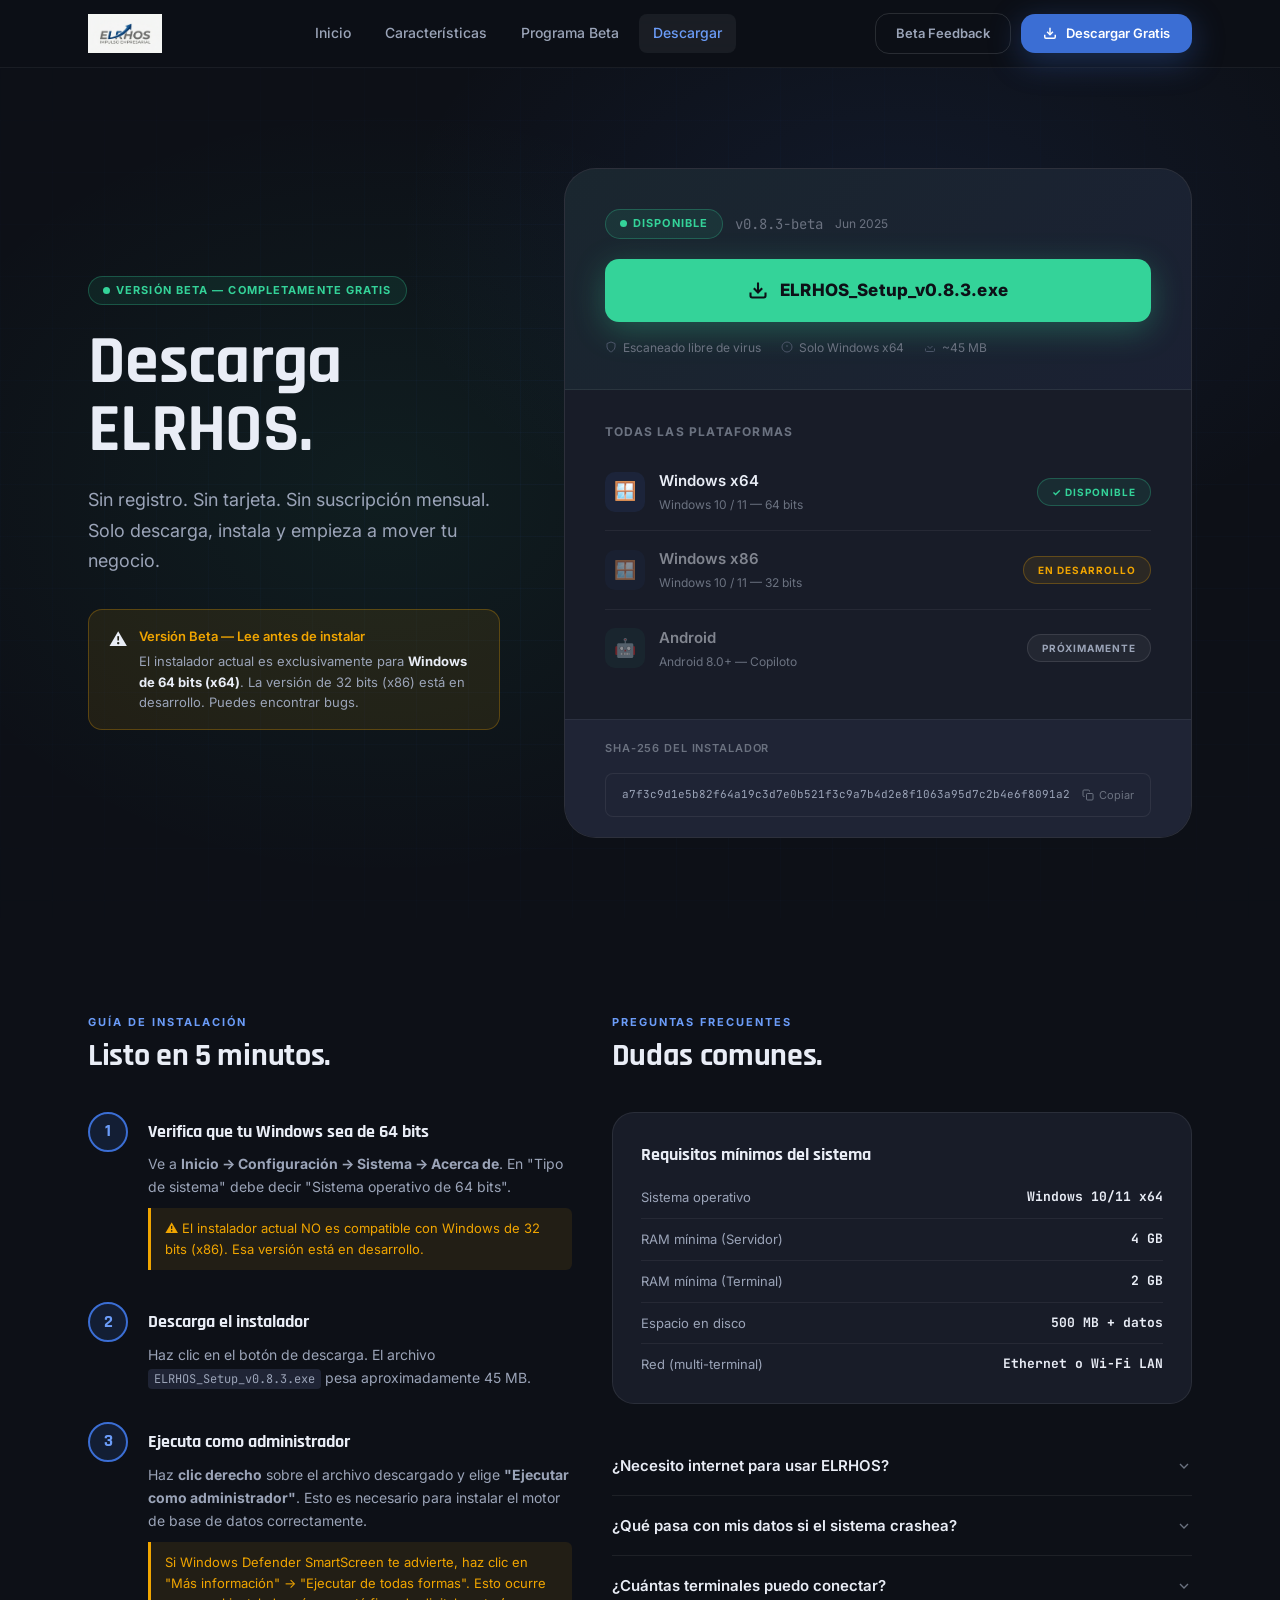
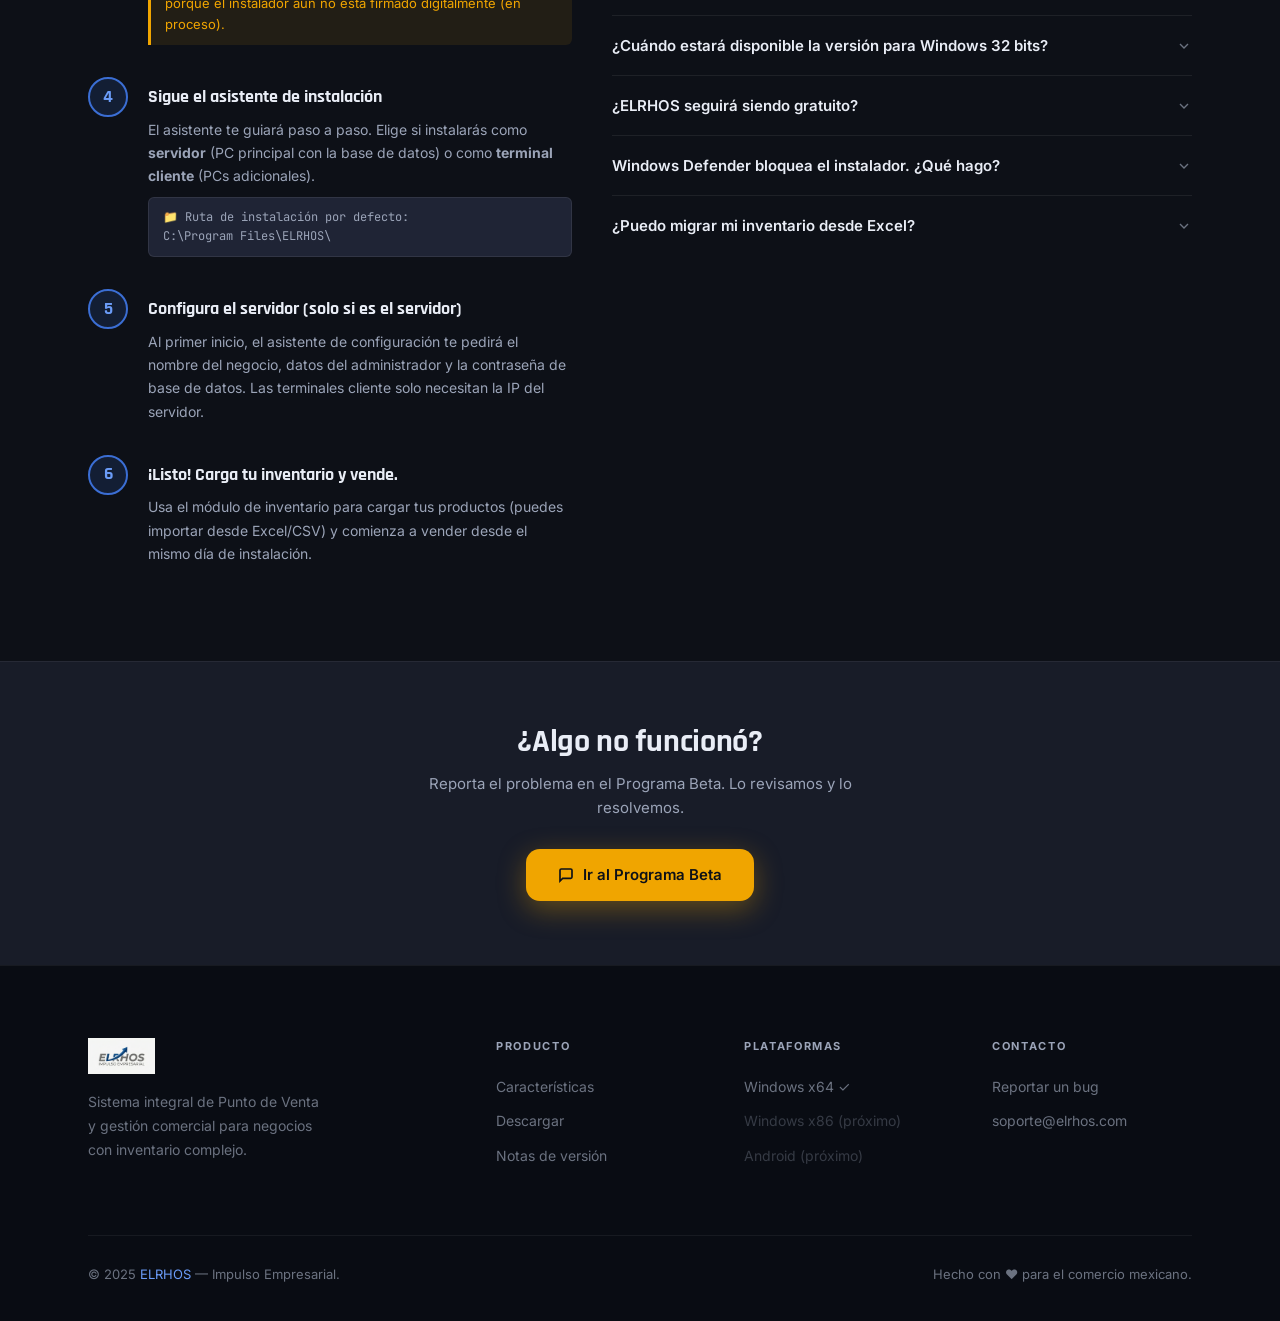
<file: elrhos/descargar.html>
<!DOCTYPE html>
<html lang="es">
<head>
  <meta charset="UTF-8"/>
  <meta name="viewport" content="width=device-width, initial-scale=1.0"/>
  <title>Descargar — ELRHOS</title>
  <link rel="stylesheet" href="assets/css/main.css"/>
  <style>
    .dl-hero {
      position: relative;
      padding: 100px 0 80px;
      overflow: hidden;
      background:
        radial-gradient(ellipse 60% 70% at 30% 50%, rgba(52,211,153,0.07) 0%, transparent 65%),
        radial-gradient(ellipse 60% 60% at 70% 20%, rgba(59,110,212,0.1) 0%, transparent 65%),
        var(--bg-root);
    }
    .dl-hero .grid-bg { mask-image: radial-gradient(ellipse 90% 80% at 50% 50%, black, transparent 90%); -webkit-mask-image: radial-gradient(ellipse 90% 80% at 50% 50%, black, transparent 90%); }
    .dl-hero-inner { position: relative; z-index: 2; display: grid; grid-template-columns: 1fr 1fr; gap: 64px; align-items: center; }

    /* MAIN DOWNLOAD BOX */
    .dl-main-box {
      background: var(--bg-card);
      border: 1px solid rgba(255,255,255,0.09);
      border-radius: var(--radius-xl);
      overflow: hidden;
    }
    .dl-box-top {
      padding: 40px 40px 32px;
      background: linear-gradient(135deg, rgba(52,211,153,0.06), rgba(59,110,212,0.06));
      border-bottom: 1px solid rgba(255,255,255,0.07);
    }
    .dl-box-body { padding: 32px 40px; }
    .dl-box-footer { padding: 20px 40px; background: var(--bg-raised); border-top: 1px solid rgba(255,255,255,0.06); }

    .dl-version-info { display: flex; align-items: center; gap: 12px; margin-bottom: 20px; flex-wrap: wrap; }
    .dl-btn {
      display: flex;
      align-items: center;
      justify-content: center;
      gap: 12px;
      width: 100%;
      background: var(--green);
      color: #0D1017;
      font-family: 'Inter', sans-serif;
      font-size: 17px;
      font-weight: 800;
      padding: 18px 28px;
      border-radius: var(--radius);
      border: none;
      cursor: pointer;
      transition: all 0.2s;
      text-align: center;
      box-shadow: 0 8px 32px rgba(52,211,153,0.3);
      letter-spacing: 0.01em;
      text-decoration: none;
    }
    .dl-btn:hover { filter: brightness(1.08); transform: translateY(-2px); box-shadow: 0 12px 40px rgba(52,211,153,0.4); }
    .dl-meta { display: flex; gap: 20px; margin-top: 16px; flex-wrap: wrap; }
    .dl-meta-item { display: flex; align-items: center; gap: 6px; font-size: 12px; color: var(--gray-sub); }
    .dl-meta-item svg { color: var(--gray-mid); }

    /* PLATFORM ROWS */
    .platform-row {
      display: flex;
      align-items: center;
      justify-content: space-between;
      padding: 16px 0;
      border-bottom: 1px solid rgba(255,255,255,0.06);
    }
    .platform-row:last-child { border-bottom: none; }
    .platform-left { display: flex; align-items: center; gap: 14px; }
    .platform-icon { width: 40px; height: 40px; border-radius: 10px; display: flex; align-items: center; justify-content: center; font-size: 18px; flex-shrink: 0; }
    .platform-icon--win { background: rgba(59,110,212,0.1); }
    .platform-icon--and { background: rgba(52,211,153,0.1); }
    .platform-name { font-size: 15px; font-weight: 600; }
    .platform-sub { font-size: 12px; color: var(--gray-sub); margin-top: 2px; }

    /* SHA / integrity */
    .hash-box {
      background: var(--bg-raised);
      border: 1px solid rgba(255,255,255,0.07);
      border-radius: var(--radius-sm);
      padding: 12px 16px;
      display: flex;
      align-items: center;
      justify-content: space-between;
      gap: 12px;
      margin-top: 16px;
    }
    .hash-val { font-family: 'JetBrains Mono', monospace; font-size: 11px; color: var(--text-dim); overflow: hidden; text-overflow: ellipsis; white-space: nowrap; }
    .hash-copy { flex-shrink: 0; background: none; border: none; color: var(--gray-sub); cursor: pointer; display: flex; align-items: center; gap: 5px; font-size: 11px; font-family: 'Inter', sans-serif; transition: color 0.2s; padding: 0; }
    .hash-copy:hover { color: var(--text); }

    /* STEPS */
    .install-steps { counter-reset: step; }
    .install-step {
      display: flex;
      gap: 20px;
      margin-bottom: 32px;
      counter-increment: step;
    }
    .install-step:last-child { margin-bottom: 0; }
    .step-counter {
      width: 40px;
      height: 40px;
      border-radius: 50%;
      background: var(--blue-glow);
      border: 2px solid var(--blue);
      display: flex;
      align-items: center;
      justify-content: center;
      font-family: 'Rajdhani', sans-serif;
      font-size: 18px;
      font-weight: 700;
      color: var(--blue-light);
      flex-shrink: 0;
    }
    .step-content { padding-top: 6px; }
    .step-title { font-family: 'Rajdhani', sans-serif; font-size: 18px; font-weight: 700; margin-bottom: 6px; }
    .step-desc { font-size: 14px; color: var(--text-dim); line-height: 1.65; }
    .step-code { background: var(--bg-raised); border: 1px solid rgba(255,255,255,0.08); border-radius: 6px; padding: 10px 14px; font-family: 'JetBrains Mono', monospace; font-size: 12px; color: var(--text-dim); margin-top: 10px; }
    .step-note { margin-top: 10px; padding: 10px 14px; background: var(--amber-bg); border-left: 3px solid var(--amber); border-radius: 0 6px 6px 0; font-size: 13px; color: var(--amber); }

    /* FAQ */
    .faq-item { border-bottom: 1px solid rgba(255,255,255,0.07); }
    .faq-item:last-child { border-bottom: none; }
    .faq-q {
      width: 100%;
      background: none;
      border: none;
      text-align: left;
      padding: 20px 0;
      font-family: 'Inter', sans-serif;
      font-size: 15px;
      font-weight: 600;
      color: var(--text);
      cursor: pointer;
      display: flex;
      justify-content: space-between;
      align-items: center;
      gap: 16px;
      transition: color 0.2s;
    }
    .faq-q:hover { color: var(--blue-light); }
    .faq-chevron { flex-shrink: 0; transition: transform 0.25s; color: var(--gray-sub); }
    .faq-q.open .faq-chevron { transform: rotate(180deg); color: var(--blue-light); }
    .faq-a { font-size: 14px; color: var(--text-dim); line-height: 1.7; padding-bottom: 20px; display: none; }
    .faq-a.open { display: block; }

    /* LAYOUT */
    .dl-layout { display: grid; grid-template-columns: 1fr 1.2fr; gap: 40px; }

    @media (max-width: 1024px) {
      .dl-hero-inner { grid-template-columns: 1fr; gap: 40px; }
      .dl-layout { grid-template-columns: 1fr; }
    }
    @media (max-width: 640px) {
      .dl-box-top, .dl-box-body, .dl-box-footer { padding-left: 24px; padding-right: 24px; }
    }
  </style>
</head>
<body>

<nav class="nav">
  <div class="container nav-inner">
    <a href="index.html" class="nav-logo"><img src="assets/img/logo.png" alt="ELRHOS"/></a>
    <div class="nav-menu">
      <a href="index.html" class="nav-link">Inicio</a>
      <a href="caracteristicas.html" class="nav-link">Características</a>
      <a href="beta.html" class="nav-link">Programa Beta</a>
      <a href="descargar.html" class="nav-link active">Descargar</a>
    </div>
    <div class="nav-actions">
      <a href="beta.html" class="btn btn--ghost" style="padding:9px 20px;font-size:13px;">Beta Feedback</a>
      <a href="descargar.html" class="btn btn--primary" style="padding:9px 22px;font-size:13px;">
        <svg width="14" height="14" viewBox="0 0 24 24" fill="none" stroke="currentColor" stroke-width="2.5"><path d="M21 15v4a2 2 0 0 1-2 2H5a2 2 0 0 1-2-2v-4"/><polyline points="7 10 12 15 17 10"/><line x1="12" y1="15" x2="12" y2="3"/></svg>
        Descargar Gratis
      </a>
    </div>
    <button class="nav-burger" aria-label="Abrir menú"><span></span><span></span><span></span></button>
  </div>
</nav>
<div class="nav-mobile">
  <a href="index.html" class="nav-link">Inicio</a>
  <a href="caracteristicas.html" class="nav-link">Características</a>
  <a href="beta.html" class="nav-link">Programa Beta</a>
  <a href="descargar.html" class="nav-link">Descargar</a>
  <a href="descargar.html" class="btn btn--primary">Descargar Gratis</a>
</div>

<main class="page-top">

  <!-- HERO -->
  <section class="dl-hero">
    <div class="grid-bg"></div>
    <div class="container dl-hero-inner">
      <div class="reveal">
        <span class="badge badge--green" style="margin-bottom:24px;">
          <span class="pulse"></span>
          Versión Beta — Completamente Gratis
        </span>
        <h1 class="display display--lg" style="margin-bottom:20px;">Descarga<br>ELRHOS.</h1>
        <p class="body-lg" style="margin-bottom:32px;">Sin registro. Sin tarjeta. Sin suscripción mensual. Solo descarga, instala y empieza a mover tu negocio.</p>
        <div style="background:var(--amber-bg);border:1px solid var(--amber-bdr);border-radius:var(--radius);padding:16px 20px;display:flex;gap:12px;align-items:flex-start;">
          <span style="font-size:18px;flex-shrink:0;">⚠️</span>
          <div>
            <p style="font-size:13px;color:var(--amber);font-weight:600;margin-bottom:4px;">Versión Beta — Lee antes de instalar</p>
            <p style="font-size:13px;color:var(--text-dim);line-height:1.6;">El instalador actual es exclusivamente para <strong style="color:var(--text)">Windows de 64 bits (x64)</strong>. La versión de 32 bits (x86) está en desarrollo. Puedes encontrar bugs.</p>
          </div>
        </div>
      </div>

      <div class="reveal reveal--delay-1">
        <div class="dl-main-box">
          <div class="dl-box-top">
            <div class="dl-version-info">
              <span class="badge badge--green"><span class="pulse"></span>Disponible</span>
              <span style="font-family:'JetBrains Mono',monospace;font-size:14px;color:var(--gray-sub)">v0.8.3-beta</span>
              <span style="font-size:12px;color:var(--gray-sub)">Jun 2025</span>
            </div>
            <a href="#" class="dl-btn">
              <svg width="20" height="20" viewBox="0 0 24 24" fill="none" stroke="currentColor" stroke-width="2.5"><path d="M21 15v4a2 2 0 0 1-2 2H5a2 2 0 0 1-2-2v-4"/><polyline points="7 10 12 15 17 10"/><line x1="12" y1="15" x2="12" y2="3"/></svg>
              ELRHOS_Setup_v0.8.3.exe
            </a>
            <div class="dl-meta">
              <div class="dl-meta-item">
                <svg width="12" height="12" viewBox="0 0 24 24" fill="none" stroke="currentColor" stroke-width="2"><path d="M12 22s8-4 8-10V5l-8-3-8 3v7c0 6 8 10 8 10z"/></svg>
                Escaneado libre de virus
              </div>
              <div class="dl-meta-item">
                <svg width="12" height="12" viewBox="0 0 24 24" fill="none" stroke="currentColor" stroke-width="2"><circle cx="12" cy="12" r="10"/><line x1="12" y1="8" x2="12" y2="12"/><line x1="12" y1="16" x2="12.01" y2="16"/></svg>
                Solo Windows x64
              </div>
              <div class="dl-meta-item">
                <svg width="12" height="12" viewBox="0 0 24 24" fill="none" stroke="currentColor" stroke-width="2"><path d="M21 15v4a2 2 0 0 1-2 2H5a2 2 0 0 1-2-2v-4"/><polyline points="7 10 12 15 17 10"/></svg>
                ~45 MB
              </div>
            </div>
          </div>
          <div class="dl-box-body">
            <div style="font-size:12px;font-weight:700;letter-spacing:0.1em;text-transform:uppercase;color:var(--gray-sub);margin-bottom:12px;">Todas las plataformas</div>
            <div class="platform-row">
              <div class="platform-left">
                <div class="platform-icon platform-icon--win">🪟</div>
                <div>
                  <div class="platform-name">Windows x64</div>
                  <div class="platform-sub">Windows 10 / 11 — 64 bits</div>
                </div>
              </div>
              <span class="badge badge--green" style="font-size:10px;">✓ Disponible</span>
            </div>
            <div class="platform-row">
              <div class="platform-left">
                <div class="platform-icon platform-icon--win" style="opacity:.5">🪟</div>
                <div>
                  <div class="platform-name" style="opacity:.5">Windows x86</div>
                  <div class="platform-sub">Windows 10 / 11 — 32 bits</div>
                </div>
              </div>
              <span class="badge badge--amber" style="font-size:10px;">En desarrollo</span>
            </div>
            <div class="platform-row">
              <div class="platform-left">
                <div class="platform-icon platform-icon--and" style="opacity:.5">🤖</div>
                <div>
                  <div class="platform-name" style="opacity:.5">Android</div>
                  <div class="platform-sub">Android 8.0+ — Copiloto</div>
                </div>
              </div>
              <span class="badge badge--ghost" style="font-size:10px;">Próximamente</span>
            </div>
          </div>
          <div class="dl-box-footer">
            <div style="font-size:11px;color:var(--gray-sub);margin-bottom:8px;font-weight:600;letter-spacing:0.08em;text-transform:uppercase;">SHA-256 del instalador</div>
            <div class="hash-box">
              <span class="hash-val">a7f3c9d1e5b82f64a19c3d7e0b521f3c9a7b4d2e8f1063a95d7c2b4e6f8091a2</span>
              <button class="hash-copy" data-copy="a7f3c9d1e5b82f64a19c3d7e0b521f3c9a7b4d2e8f1063a95d7c2b4e6f8091a2">
                <svg width="12" height="12" viewBox="0 0 24 24" fill="none" stroke="currentColor" stroke-width="2"><rect x="9" y="9" width="13" height="13" rx="2" ry="2"/><path d="M5 15H4a2 2 0 0 1-2-2V4a2 2 0 0 1 2-2h9a2 2 0 0 1 2 2v1"/></svg>
                Copiar
              </button>
            </div>
          </div>
        </div>
      </div>
    </div>
  </section>

  <!-- GUIDE + FAQ -->
  <section class="section-gap">
    <div class="container">
      <div class="dl-layout">

        <!-- INSTALL GUIDE -->
        <div>
          <div class="reveal" style="margin-bottom:40px;">
            <p class="eyebrow" style="margin-bottom:8px;">Guía de instalación</p>
            <h2 class="display display--sm">Listo en 5 minutos.</h2>
          </div>
          <div class="install-steps reveal">
            <div class="install-step">
              <div class="step-counter">1</div>
              <div class="step-content">
                <div class="step-title">Verifica que tu Windows sea de 64 bits</div>
                <p class="step-desc">Ve a <strong>Inicio → Configuración → Sistema → Acerca de</strong>. En "Tipo de sistema" debe decir "Sistema operativo de 64 bits".</p>
                <div class="step-note">⚠️ El instalador actual NO es compatible con Windows de 32 bits (x86). Esa versión está en desarrollo.</div>
              </div>
            </div>
            <div class="install-step">
              <div class="step-counter">2</div>
              <div class="step-content">
                <div class="step-title">Descarga el instalador</div>
                <p class="step-desc">Haz clic en el botón de descarga. El archivo <code style="background:var(--bg-raised);padding:2px 6px;border-radius:4px;font-family:'JetBrains Mono',monospace;font-size:12px;">ELRHOS_Setup_v0.8.3.exe</code> pesa aproximadamente 45 MB.</p>
              </div>
            </div>
            <div class="install-step">
              <div class="step-counter">3</div>
              <div class="step-content">
                <div class="step-title">Ejecuta como administrador</div>
                <p class="step-desc">Haz <strong>clic derecho</strong> sobre el archivo descargado y elige <strong>"Ejecutar como administrador"</strong>. Esto es necesario para instalar el motor de base de datos correctamente.</p>
                <div class="step-note">Si Windows Defender SmartScreen te advierte, haz clic en "Más información" → "Ejecutar de todas formas". Esto ocurre porque el instalador aún no está firmado digitalmente (en proceso).</div>
              </div>
            </div>
            <div class="install-step">
              <div class="step-counter">4</div>
              <div class="step-content">
                <div class="step-title">Sigue el asistente de instalación</div>
                <p class="step-desc">El asistente te guiará paso a paso. Elige si instalarás como <strong>servidor</strong> (PC principal con la base de datos) o como <strong>terminal cliente</strong> (PCs adicionales).</p>
                <div class="step-code">
                  📁 Ruta de instalación por defecto:<br>
                  C:\Program Files\ELRHOS\
                </div>
              </div>
            </div>
            <div class="install-step">
              <div class="step-counter">5</div>
              <div class="step-content">
                <div class="step-title">Configura el servidor (solo si es el servidor)</div>
                <p class="step-desc">Al primer inicio, el asistente de configuración te pedirá el nombre del negocio, datos del administrador y la contraseña de base de datos. Las terminales cliente solo necesitan la IP del servidor.</p>
              </div>
            </div>
            <div class="install-step">
              <div class="step-counter">6</div>
              <div class="step-content">
                <div class="step-title">¡Listo! Carga tu inventario y vende.</div>
                <p class="step-desc">Usa el módulo de inventario para cargar tus productos (puedes importar desde Excel/CSV) y comienza a vender desde el mismo día de instalación.</p>
              </div>
            </div>
          </div>
        </div>

        <!-- FAQ -->
        <div>
          <div class="reveal" style="margin-bottom:40px;">
            <p class="eyebrow" style="margin-bottom:8px;">Preguntas frecuentes</p>
            <h2 class="display display--sm">Dudas comunes.</h2>
          </div>

          <!-- System reqs box -->
          <div style="background:var(--bg-card);border:1px solid rgba(255,255,255,0.08);border-radius:var(--radius-lg);padding:28px;margin-bottom:32px;" class="reveal">
            <h4 style="font-family:'Rajdhani',sans-serif;font-size:18px;font-weight:700;margin-bottom:18px;">Requisitos mínimos del sistema</h4>
            <div style="display:flex;flex-direction:column;gap:10px;">
              <div style="display:flex;justify-content:space-between;padding-bottom:10px;border-bottom:1px solid rgba(255,255,255,0.06);">
                <span style="font-size:13px;color:var(--text-dim)">Sistema operativo</span>
                <span style="font-size:13px;font-weight:700;font-family:'JetBrains Mono',monospace;">Windows 10/11 x64</span>
              </div>
              <div style="display:flex;justify-content:space-between;padding-bottom:10px;border-bottom:1px solid rgba(255,255,255,0.06);">
                <span style="font-size:13px;color:var(--text-dim)">RAM mínima (Servidor)</span>
                <span style="font-size:13px;font-weight:700;font-family:'JetBrains Mono',monospace;">4 GB</span>
              </div>
              <div style="display:flex;justify-content:space-between;padding-bottom:10px;border-bottom:1px solid rgba(255,255,255,0.06);">
                <span style="font-size:13px;color:var(--text-dim)">RAM mínima (Terminal)</span>
                <span style="font-size:13px;font-weight:700;font-family:'JetBrains Mono',monospace;">2 GB</span>
              </div>
              <div style="display:flex;justify-content:space-between;padding-bottom:10px;border-bottom:1px solid rgba(255,255,255,0.06);">
                <span style="font-size:13px;color:var(--text-dim)">Espacio en disco</span>
                <span style="font-size:13px;font-weight:700;font-family:'JetBrains Mono',monospace;">500 MB + datos</span>
              </div>
              <div style="display:flex;justify-content:space-between;">
                <span style="font-size:13px;color:var(--text-dim)">Red (multi-terminal)</span>
                <span style="font-size:13px;font-weight:700;font-family:'JetBrains Mono',monospace;">Ethernet o Wi-Fi LAN</span>
              </div>
            </div>
          </div>

          <div class="reveal">
            <div class="faq-item">
              <button class="faq-q" onclick="toggleFaq(this)">
                ¿Necesito internet para usar ELRHOS?
                <svg class="faq-chevron" width="16" height="16" viewBox="0 0 24 24" fill="none" stroke="currentColor" stroke-width="2"><polyline points="6 9 12 15 18 9"/></svg>
              </button>
              <div class="faq-a">No. ELRHOS funciona completamente offline. Solo necesitas una red local (LAN) entre tus computadoras si quieres usar multi-terminal. El sistema no requiere internet en ningún momento para operar.</div>
            </div>
            <div class="faq-item">
              <button class="faq-q" onclick="toggleFaq(this)">
                ¿Qué pasa con mis datos si el sistema crashea?
                <svg class="faq-chevron" width="16" height="16" viewBox="0 0 24 24" fill="none" stroke="currentColor" stroke-width="2"><polyline points="6 9 12 15 18 9"/></svg>
              </button>
              <div class="faq-a">La base de datos de ELRHOS usa transacciones atómicas — si el sistema falla durante una operación, la transacción se revierte automáticamente. Recomendamos activar el backup automático diario desde la configuración del servidor para mayor seguridad.</div>
            </div>
            <div class="faq-item">
              <button class="faq-q" onclick="toggleFaq(this)">
                ¿Cuántas terminales puedo conectar?
                <svg class="faq-chevron" width="16" height="16" viewBox="0 0 24 24" fill="none" stroke="currentColor" stroke-width="2"><polyline points="6 9 12 15 18 9"/></svg>
              </button>
              <div class="faq-a">No hay límite de terminales impuesto por el software. La cantidad práctica depende de la capacidad de tu red local y del servidor. En pruebas internas funciona bien con hasta 8 terminales simultáneas en una red estándar.</div>
            </div>
            <div class="faq-item">
              <button class="faq-q" onclick="toggleFaq(this)">
                ¿Cuándo estará disponible la versión para Windows 32 bits?
                <svg class="faq-chevron" width="16" height="16" viewBox="0 0 24 24" fill="none" stroke="currentColor" stroke-width="2"><polyline points="6 9 12 15 18 9"/></svg>
              </button>
              <div class="faq-a">Está en desarrollo activo. No tenemos una fecha exacta, pero forma parte del roadmap antes del lanzamiento v1.0. Puedes suscribirte a notificaciones en la página del Programa Beta para enterarte cuando esté disponible.</div>
            </div>
            <div class="faq-item">
              <button class="faq-q" onclick="toggleFaq(this)">
                ¿ELRHOS seguirá siendo gratuito?
                <svg class="faq-chevron" width="16" height="16" viewBox="0 0 24 24" fill="none" stroke="currentColor" stroke-width="2"><polyline points="6 9 12 15 18 9"/></svg>
              </button>
              <div class="faq-a">Durante toda la Beta Pública es 100% gratuito. El modelo de negocio para la versión v1.0 estable aún no está definido — existe la posibilidad de mantener un plan gratuito con funciones básicas. Los usuarios Beta siempre tendrán condiciones preferentes.</div>
            </div>
            <div class="faq-item">
              <button class="faq-q" onclick="toggleFaq(this)">
                Windows Defender bloquea el instalador. ¿Qué hago?
                <svg class="faq-chevron" width="16" height="16" viewBox="0 0 24 24" fill="none" stroke="currentColor" stroke-width="2"><polyline points="6 9 12 15 18 9"/></svg>
              </button>
              <div class="faq-a">Esto ocurre porque el instalador aún no tiene firma digital de código (en proceso de obtenerla). Es completamente seguro. Haz clic en "Más información" cuando aparezca la advertencia de SmartScreen y luego en "Ejecutar de todas formas". Puedes verificar la integridad del archivo comparando el hash SHA-256 mostrado en esta página.</div>
            </div>
            <div class="faq-item">
              <button class="faq-q" onclick="toggleFaq(this)">
                ¿Puedo migrar mi inventario desde Excel?
                <svg class="faq-chevron" width="16" height="16" viewBox="0 0 24 24" fill="none" stroke="currentColor" stroke-width="2"><polyline points="6 9 12 15 18 9"/></svg>
              </button>
              <div class="faq-a">Sí. ELRHOS tiene un importador de catálogos que acepta archivos .xlsx y .csv. La plantilla de importación la encuentras dentro del sistema en Inventario → Importar → Descargar plantilla.</div>
            </div>
          </div>
        </div>

      </div>
    </div>
  </section>

  <!-- BOTTOM CTA -->
  <section style="background:var(--bg-card);border-top:1px solid rgba(255,255,255,0.06);padding:64px 0;">
    <div class="container" style="text-align:center;">
      <div class="reveal">
        <h2 class="display display--sm" style="margin-bottom:14px;">¿Algo no funcionó?</h2>
        <p class="body-md" style="max-width:480px;margin:0 auto 28px;">Reporta el problema en el Programa Beta. Lo revisamos y lo resolvemos.</p>
        <a href="beta.html" class="btn btn--amber">
          <svg width="16" height="16" viewBox="0 0 24 24" fill="none" stroke="currentColor" stroke-width="2.5"><path d="M21 15a2 2 0 0 1-2 2H7l-4 4V5a2 2 0 0 1 2-2h14a2 2 0 0 1 2 2z"/></svg>
          Ir al Programa Beta
        </a>
      </div>
    </div>
  </section>

</main>

<footer class="footer">
  <div class="container">
    <div class="footer-grid">
      <div class="footer-logo">
        <img src="assets/img/logo.png" alt="ELRHOS"/>
        <p>Sistema integral de Punto de Venta y gestión comercial para negocios con inventario complejo.</p>
      </div>
      <div class="footer-col">
        <h5>Producto</h5>
        <ul>
          <li><a href="caracteristicas.html">Características</a></li>
          <li><a href="descargar.html">Descargar</a></li>
          <li><a href="beta.html">Notas de versión</a></li>
        </ul>
      </div>
      <div class="footer-col">
        <h5>Plataformas</h5>
        <ul>
          <li><a href="descargar.html">Windows x64 ✓</a></li>
          <li><a href="#" style="opacity:.45">Windows x86 (próximo)</a></li>
          <li><a href="#" style="opacity:.45">Android (próximo)</a></li>
        </ul>
      </div>
      <div class="footer-col">
        <h5>Contacto</h5>
        <ul>
          <li><a href="beta.html">Reportar un bug</a></li>
          <li><a href="mailto:soporte@elrhos.com">soporte@elrhos.com</a></li>
        </ul>
      </div>
    </div>
    <div class="footer-bottom">
      <p>© 2025 <span>ELRHOS</span> — Impulso Empresarial.</p>
      <p>Hecho con ❤️ para el comercio mexicano.</p>
    </div>
  </div>
</footer>

<script src="assets/js/main.js"></script>
<script>
  function toggleFaq(btn) {
    const answer = btn.nextElementSibling;
    const isOpen = answer.classList.contains('open');
    // Close all
    document.querySelectorAll('.faq-a').forEach(a => a.classList.remove('open'));
    document.querySelectorAll('.faq-q').forEach(q => q.classList.remove('open'));
    if (!isOpen) {
      answer.classList.add('open');
      btn.classList.add('open');
    }
  }
</script>
</body>
</html>
</file>
<file: elrhos/assets/css/main.css>
/* ═══════════════════════════════════════════════════════════════
   ELRHOS — Design System
   Paleta: Azul #3B6ED4, Grises oscuros, Ámbar para beta
═══════════════════════════════════════════════════════════════ */

@import url('https://fonts.googleapis.com/css2?family=Rajdhani:wght@400;500;600;700&family=Inter:wght@300;400;500;600;700&family=JetBrains+Mono:wght@400;500&display=swap');

/* ─── TOKENS ─────────────────────────────────────────────────── */
:root {
  --bg-root:    #0D1017;
  --bg-deep:    #111420;
  --bg-card:    #181C28;
  --bg-raised:  #1F2435;
  --bg-input:   #151926;
  --blue:       #3B6ED4;
  --blue-mid:   #4A7EE8;
  --blue-light: #6B9CF8;
  --blue-glow:  rgba(59,110,212,0.15);
  --blue-border:rgba(59,110,212,0.28);
  --gray-700:   #374151;
  --gray-mid:   #4B5568;
  --gray-sub:   #6B7280;
  --gray-muted: #9CA3AF;
  --text:       #E9EDF6;
  --text-dim:   #9BA4B8;
  --amber:      #F0A500;
  --amber-light:#FFD166;
  --amber-bg:   rgba(240,165,0,0.09);
  --amber-bdr:  rgba(240,165,0,0.28);
  --green:      #34D399;
  --green-bg:   rgba(52,211,153,0.09);
  --red:        #F87171;
  --radius-sm:  8px;
  --radius:     14px;
  --radius-lg:  22px;
  --radius-xl:  32px;
  --shadow-md:  0 4px 24px rgba(0,0,0,0.4);
  --shadow-lg:  0 12px 48px rgba(0,0,0,0.5);
  --shadow-blue:0 8px 32px rgba(59,110,212,0.35);
}

/* ─── RESET ──────────────────────────────────────────────────── */
*, *::before, *::after { box-sizing: border-box; margin: 0; padding: 0; }
html { scroll-behavior: smooth; font-size: 16px; }
body {
  background: var(--bg-root);
  color: var(--text);
  font-family: 'Inter', sans-serif;
  line-height: 1.6;
  overflow-x: hidden;
  -webkit-font-smoothing: antialiased;
}
img { display: block; max-width: 100%; }
a { color: inherit; text-decoration: none; }
button { cursor: pointer; font-family: inherit; }
ul { list-style: none; }

/* ─── CONTAINER ──────────────────────────────────────────────── */
.container {
  width: 100%;
  max-width: 1160px;
  margin: 0 auto;
  padding: 0 28px;
}
.container--sm { max-width: 820px; }
.container--lg { max-width: 1360px; }

/* ─── TYPOGRAPHY ─────────────────────────────────────────────── */
.display {
  font-family: 'Rajdhani', sans-serif;
  font-weight: 700;
  line-height: 1.0;
  letter-spacing: -0.01em;
}
.display--xl { font-size: clamp(52px, 8vw, 96px); }
.display--lg { font-size: clamp(40px, 6vw, 68px); }
.display--md { font-size: clamp(28px, 4vw, 48px); }
.display--sm { font-size: clamp(22px, 3vw, 32px); }

.eyebrow {
  font-size: 11px;
  font-weight: 700;
  letter-spacing: 0.18em;
  text-transform: uppercase;
  color: var(--blue-light);
}
.body-lg { font-size: 18px; line-height: 1.7; color: var(--text-dim); }
.body-md { font-size: 15px; line-height: 1.65; color: var(--text-dim); }
.body-sm { font-size: 13px; line-height: 1.6; color: var(--text-dim); }
.mono { font-family: 'JetBrains Mono', monospace; }

/* ─── BADGES ─────────────────────────────────────────────────── */
.badge {
  display: inline-flex;
  align-items: center;
  gap: 6px;
  font-size: 11px;
  font-weight: 700;
  letter-spacing: 0.1em;
  text-transform: uppercase;
  padding: 5px 14px;
  border-radius: 999px;
}
.badge--blue   { background: var(--blue-glow);  color: var(--blue-light); border: 1px solid var(--blue-border); }
.badge--amber  { background: var(--amber-bg);   color: var(--amber);      border: 1px solid var(--amber-bdr); }
.badge--green  { background: var(--green-bg);   color: var(--green);      border: 1px solid rgba(52,211,153,0.28); }
.badge--red    { background: rgba(248,113,113,.09); color: var(--red);    border: 1px solid rgba(248,113,113,.28); }
.badge--ghost  { background: rgba(255,255,255,.05); color: var(--text-dim); border: 1px solid rgba(255,255,255,.1); }

/* pulse dot for live badges */
.pulse {
  width: 7px; height: 7px; border-radius: 50%;
  background: var(--green);
  display: inline-block;
  animation: pulse 2s ease-in-out infinite;
}
@keyframes pulse {
  0%,100% { box-shadow: 0 0 0 0 rgba(52,211,153,0.5); }
  50%      { box-shadow: 0 0 0 6px rgba(52,211,153,0); }
}

/* ─── BUTTONS ────────────────────────────────────────────────── */
.btn {
  display: inline-flex;
  align-items: center;
  justify-content: center;
  gap: 9px;
  font-family: 'Inter', sans-serif;
  font-weight: 600;
  border: none;
  border-radius: var(--radius);
  cursor: pointer;
  transition: all 0.2s ease;
  text-align: center;
  white-space: nowrap;
  position: relative;
  overflow: hidden;
}
.btn::after {
  content: '';
  position: absolute;
  inset: 0;
  background: white;
  opacity: 0;
  transition: opacity 0.15s;
}
.btn:active::after { opacity: 0.06; }

.btn--primary {
  background: var(--blue);
  color: #fff;
  box-shadow: var(--shadow-blue);
  padding: 14px 32px;
  font-size: 15px;
}
.btn--primary:hover {
  background: var(--blue-mid);
  transform: translateY(-2px);
  box-shadow: 0 12px 40px rgba(59,110,212,0.45);
}

.btn--primary-lg {
  padding: 17px 44px;
  font-size: 16px;
}

.btn--ghost {
  background: transparent;
  color: var(--text-dim);
  border: 1px solid rgba(255,255,255,0.12);
  padding: 13px 28px;
  font-size: 15px;
}
.btn--ghost:hover {
  border-color: rgba(255,255,255,0.28);
  color: var(--text);
  transform: translateY(-2px);
}

.btn--amber {
  background: var(--amber);
  color: #0D1017;
  padding: 14px 32px;
  font-size: 15px;
  box-shadow: 0 8px 28px rgba(240,165,0,0.35);
}
.btn--amber:hover {
  background: var(--amber-light);
  transform: translateY(-2px);
  box-shadow: 0 12px 36px rgba(240,165,0,0.45);
}

.btn--green {
  background: var(--green);
  color: #0D1017;
  padding: 14px 32px;
  font-size: 15px;
  font-weight: 700;
  box-shadow: 0 8px 28px rgba(52,211,153,0.3);
}
.btn--green:hover {
  filter: brightness(1.1);
  transform: translateY(-2px);
}

.btn--icon { padding: 12px; border-radius: var(--radius-sm); }

.btn svg { flex-shrink: 0; }

/* ─── DIVIDERS & DECORATORS ──────────────────────────────────── */
.divider {
  height: 1px;
  background: rgba(255,255,255,0.07);
  border: none;
  margin: 0;
}
.section-gap { padding: 96px 0; }
.section-gap--sm { padding: 64px 0; }
.section-gap--lg { padding: 128px 0; }

.section-header { margin-bottom: 64px; }
.section-header--center { text-align: center; }
.section-header--center .body-lg { margin: 0 auto; max-width: 560px; }

/* ─── CARDS ──────────────────────────────────────────────────── */
.card {
  background: var(--bg-card);
  border: 1px solid rgba(255,255,255,0.07);
  border-radius: var(--radius-lg);
  overflow: hidden;
  transition: border-color 0.25s, transform 0.25s;
}
.card:hover {
  border-color: var(--blue-border);
  transform: translateY(-4px);
}
.card--p { padding: 36px 32px; }

/* ─── GRID BACKGROUND ────────────────────────────────────────── */
.grid-bg {
  position: absolute;
  inset: 0;
  background-image:
    linear-gradient(rgba(59,110,212,0.055) 1px, transparent 1px),
    linear-gradient(90deg, rgba(59,110,212,0.055) 1px, transparent 1px);
  background-size: 52px 52px;
  pointer-events: none;
}
@media (prefers-reduced-motion: no-preference) {
  .grid-bg--animated {
    animation: gridScroll 20s linear infinite;
  }
}
@keyframes gridScroll {
  0%   { background-position: 0 0, 0 0; }
  100% { background-position: 0 52px, 52px 0; }
}

/* ─── NAVIGATION ─────────────────────────────────────────────── */
.nav {
  position: fixed;
  top: 0; left: 0; right: 0;
  z-index: 1000;
  height: 68px;
  background: rgba(13,16,23,0.82);
  backdrop-filter: blur(20px) saturate(1.4);
  -webkit-backdrop-filter: blur(20px) saturate(1.4);
  border-bottom: 1px solid rgba(255,255,255,0.06);
  transition: background 0.3s;
}
.nav-inner {
  display: flex;
  align-items: center;
  justify-content: space-between;
  height: 100%;
}
.nav-logo img {
  height: 40px;
  width: auto;
  object-fit: contain;
}
.nav-menu {
  display: flex;
  align-items: center;
  gap: 6px;
}
.nav-link {
  font-size: 14px;
  font-weight: 500;
  color: var(--text-dim);
  padding: 8px 14px;
  border-radius: var(--radius-sm);
  transition: color 0.2s, background 0.2s;
}
.nav-link:hover, .nav-link.active {
  color: var(--text);
  background: rgba(255,255,255,0.06);
}
.nav-link.active { color: var(--blue-light); }
.nav-actions { display: flex; align-items: center; gap: 10px; }

.nav-burger {
  display: none;
  flex-direction: column;
  justify-content: center;
  gap: 5px;
  background: none;
  border: none;
  padding: 6px;
  cursor: pointer;
}
.nav-burger span {
  display: block;
  width: 24px;
  height: 2px;
  background: var(--text);
  border-radius: 2px;
  transition: all 0.25s;
}
.nav-burger.open span:nth-child(1) { transform: rotate(45deg) translate(5px, 5px); }
.nav-burger.open span:nth-child(2) { opacity: 0; }
.nav-burger.open span:nth-child(3) { transform: rotate(-45deg) translate(5px, -5px); }

.nav-mobile {
  display: none;
  position: fixed;
  top: 68px; left: 0; right: 0;
  background: rgba(13,16,23,0.97);
  backdrop-filter: blur(20px);
  border-bottom: 1px solid rgba(255,255,255,0.08);
  padding: 20px 28px 28px;
  z-index: 999;
  flex-direction: column;
  gap: 4px;
}
.nav-mobile.open { display: flex; }
.nav-mobile .nav-link { padding: 12px 14px; font-size: 16px; }
.nav-mobile .btn--primary { width: 100%; justify-content: center; margin-top: 12px; }

/* ─── PAGE WRAPPER ───────────────────────────────────────────── */
.page-top { padding-top: 68px; }

/* ─── FOOTER ─────────────────────────────────────────────────── */
.footer {
  background: #090C13;
  border-top: 1px solid rgba(255,255,255,0.06);
  padding: 72px 0 36px;
}
.footer-grid {
  display: grid;
  grid-template-columns: 1.8fr repeat(3, 1fr);
  gap: 48px;
  margin-bottom: 56px;
}
.footer-logo img { height: 36px; margin-bottom: 16px; }
.footer-logo p { font-size: 14px; color: var(--gray-sub); line-height: 1.7; max-width: 240px; }
.footer-col h5 {
  font-size: 11px;
  font-weight: 700;
  letter-spacing: 0.15em;
  text-transform: uppercase;
  color: var(--text-dim);
  margin-bottom: 20px;
}
.footer-col li { margin-bottom: 12px; }
.footer-col a {
  font-size: 14px;
  color: var(--gray-sub);
  transition: color 0.2s;
  display: flex;
  align-items: center;
  gap: 6px;
}
.footer-col a:hover { color: var(--text); }
.footer-bottom {
  border-top: 1px solid rgba(255,255,255,0.06);
  padding-top: 28px;
  display: flex;
  justify-content: space-between;
  align-items: center;
  flex-wrap: wrap;
  gap: 12px;
}
.footer-bottom p { font-size: 13px; color: var(--gray-sub); }
.footer-bottom span { color: var(--blue-light); }

/* ─── SCROLL ANIMATIONS ──────────────────────────────────────── */
.reveal {
  opacity: 0;
  transform: translateY(32px);
  transition: opacity 0.6s ease, transform 0.6s ease;
}
.reveal.visible { opacity: 1; transform: translateY(0); }
.reveal--delay-1 { transition-delay: 0.1s; }
.reveal--delay-2 { transition-delay: 0.2s; }
.reveal--delay-3 { transition-delay: 0.3s; }
.reveal--delay-4 { transition-delay: 0.4s; }
@media (prefers-reduced-motion: reduce) {
  .reveal { opacity: 1; transform: none; transition: none; }
}

/* ─── TOOLTIP ────────────────────────────────────────────────── */
[data-tip] { position: relative; }
[data-tip]::after {
  content: attr(data-tip);
  position: absolute;
  bottom: calc(100% + 8px);
  left: 50%;
  transform: translateX(-50%);
  background: var(--bg-raised);
  border: 1px solid rgba(255,255,255,0.1);
  color: var(--text);
  font-size: 12px;
  font-weight: 500;
  padding: 5px 10px;
  border-radius: 6px;
  white-space: nowrap;
  opacity: 0;
  pointer-events: none;
  transition: opacity 0.15s;
}
[data-tip]:hover::after { opacity: 1; }

/* ─── FORM ELEMENTS ──────────────────────────────────────────── */
.form-group { margin-bottom: 20px; }
.form-label {
  display: block;
  font-size: 13px;
  font-weight: 600;
  color: var(--text-dim);
  margin-bottom: 8px;
  letter-spacing: 0.03em;
}
.form-input, .form-textarea, .form-select {
  width: 100%;
  background: var(--bg-input);
  border: 1px solid rgba(255,255,255,0.1);
  border-radius: var(--radius-sm);
  color: var(--text);
  font-family: 'Inter', sans-serif;
  font-size: 14px;
  padding: 12px 16px;
  transition: border-color 0.2s, box-shadow 0.2s;
  outline: none;
  -webkit-appearance: none;
}
.form-input:focus, .form-textarea:focus, .form-select:focus {
  border-color: var(--blue);
  box-shadow: 0 0 0 3px rgba(59,110,212,0.15);
}
.form-textarea { resize: vertical; min-height: 120px; }
.form-select { cursor: pointer; }
.form-select option { background: var(--bg-raised); }

/* ─── RESPONSIVE ─────────────────────────────────────────────── */
@media (max-width: 1024px) {
  .footer-grid { grid-template-columns: 1fr 1fr; }
}
@media (max-width: 768px) {
  .section-gap { padding: 72px 0; }
  .section-gap--lg { padding: 80px 0; }
  .section-header { margin-bottom: 44px; }
  .nav-menu, .nav-actions .btn--ghost { display: none; }
  .nav-burger { display: flex; }
  .footer-grid { grid-template-columns: 1fr 1fr; gap: 32px; }
  .footer-logo { grid-column: 1 / -1; }
}
@media (max-width: 480px) {
  .container { padding: 0 20px; }
  .footer-grid { grid-template-columns: 1fr; }
  .footer-bottom { flex-direction: column; text-align: center; }
}
</file>
